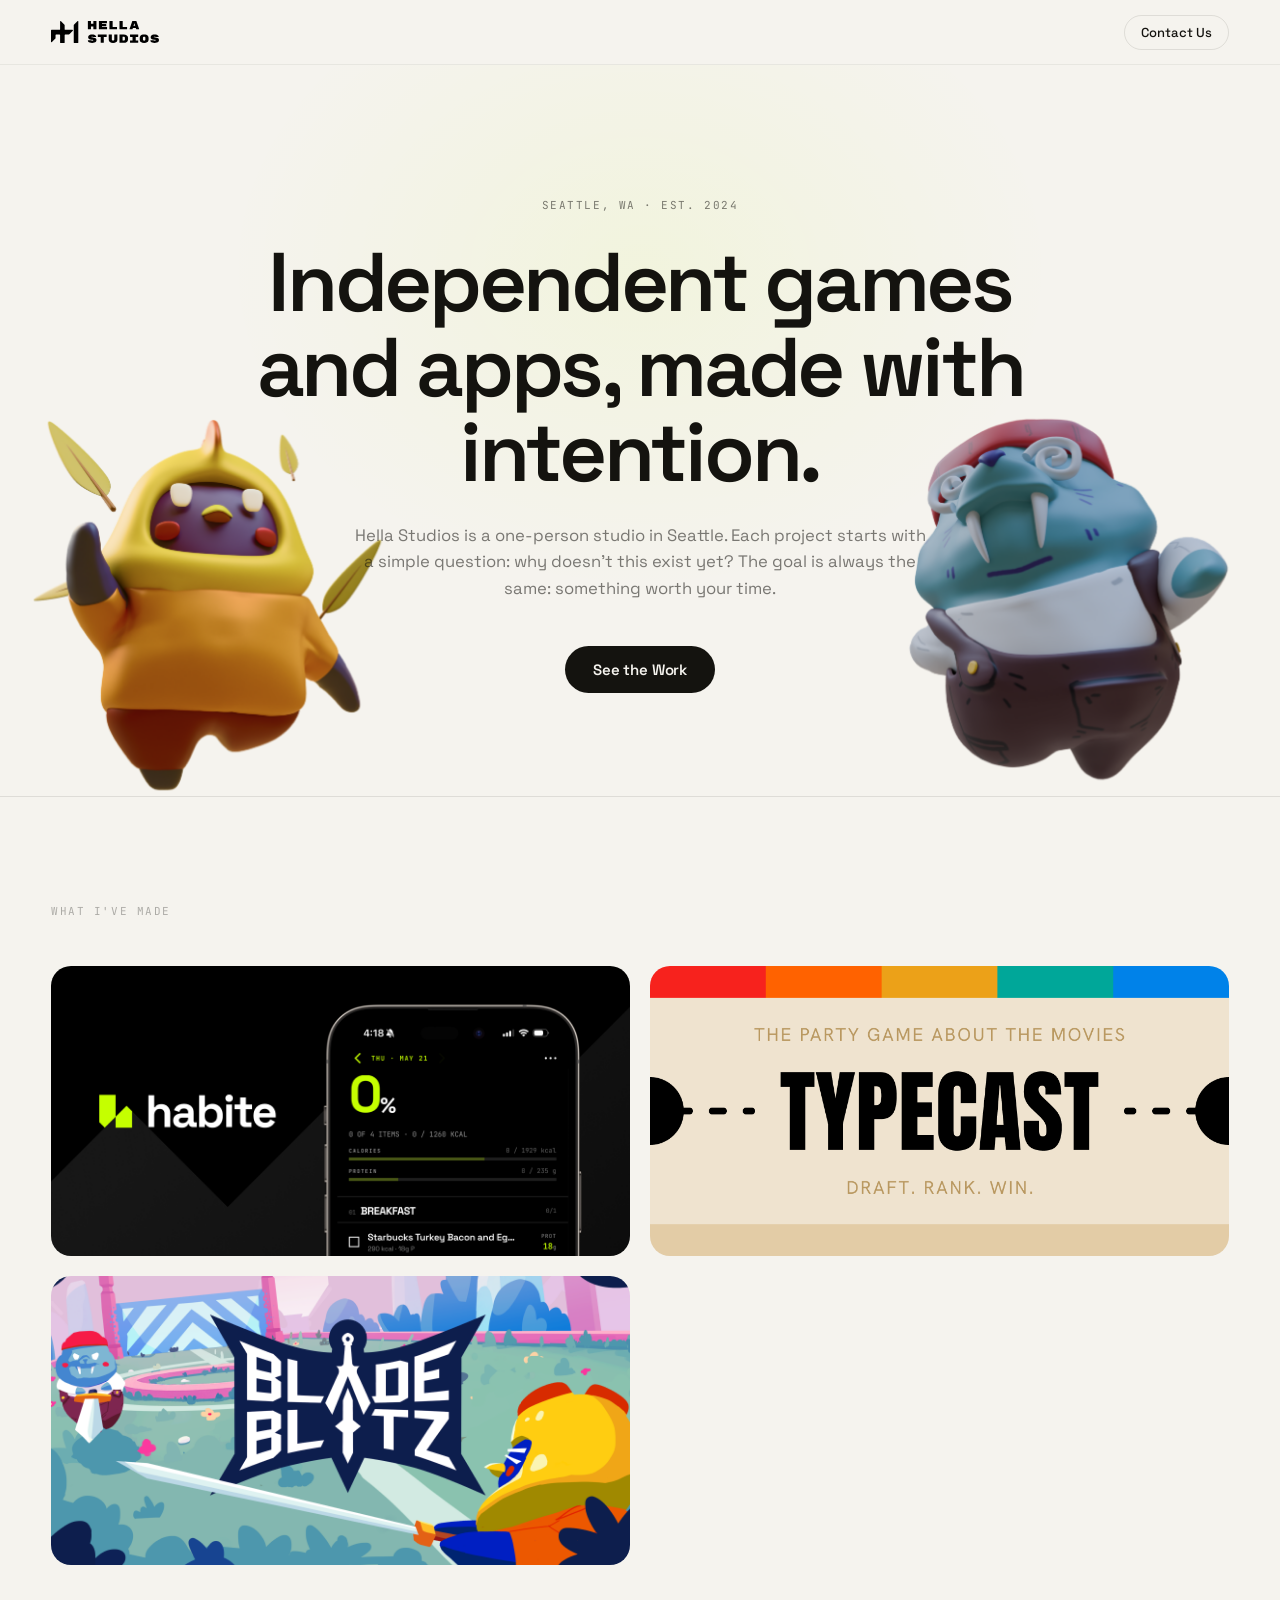
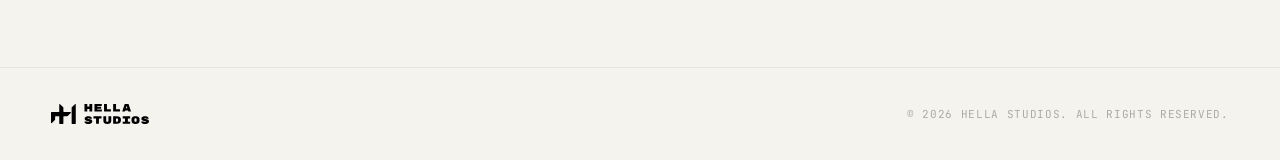
<file: index.html>
<!DOCTYPE html>
<html lang="en">
<head>
<!-- Google tag (gtag.js) -->
<script async src="https://www.googletagmanager.com/gtag/js?id=G-3Z5BN2KLLE"></script>
<script>
  window.dataLayer = window.dataLayer || [];
  function gtag(){dataLayer.push(arguments);}
  gtag('js', new Date());
  gtag('config', 'G-3Z5BN2KLLE');
</script>
<meta charset="UTF-8">
<meta name="viewport" content="width=device-width, initial-scale=1.0">
<link rel="canonical" href="https://hellastudios.games/">
<title>Hella Studios — Small games and useful apps built with care.</title>
<link rel="stylesheet" href="styles.css">
<style>
  :root {
    --bg:          #f5f3ee;
    --bg-2:        #f0eee9;
    --bg-3:        #e8e5de;
    --fg:          #14130f;
    --fg-2:        rgba(20,19,15,.55);
    --fg-3:        rgba(20,19,15,.32);
    --border:      rgba(20,19,15,.1);
    --border-soft: rgba(20,19,15,.06);
    --lime:        #C5FF00;
  }

  body { background: var(--bg); color: var(--fg); font-family: var(--font-sans); }
  ::selection { background: var(--lime); color: #14130f; }

  /* ── nav ── */
  nav {
    position: sticky; top: 0; z-index: 50;
    background: rgba(245,243,238,.88);
    backdrop-filter: blur(14px) saturate(130%);
    -webkit-backdrop-filter: blur(14px) saturate(130%);
    border-bottom: 1px solid var(--border-soft);
  }
  nav .inner { display: flex; align-items: center; height: 64px; gap: 8px; }
  .nav-logo { display: inline-flex; align-items: center; flex-shrink: 0; }
  .nav-logo img { filter: invert(1); }
  nav .spacer { flex: 1; }
  .nav-contact {
    background: transparent; border: 1px solid var(--border);
    color: var(--fg); padding: 8px 16px; border-radius: 999px;
    font-family: var(--font-sans); font-size: 13px; font-weight: 500;
    cursor: pointer; transition: background 0.15s, border-color 0.15s;
  }
  .nav-contact:hover { background: var(--bg-3); border-color: rgba(20,19,15,.2); }

  /* ── contact modal ── */
  .modal-backdrop {
    position: fixed; inset: 0; z-index: 200;
    background: rgba(20,19,15,0.4);
    backdrop-filter: blur(6px); -webkit-backdrop-filter: blur(6px);
    display: flex; align-items: center; justify-content: center;
    padding: 20px; opacity: 0; pointer-events: none; transition: opacity 0.2s;
  }
  .modal-backdrop.open { opacity: 1; pointer-events: auto; }
  .modal {
    background: #fff; border: 1px solid var(--border);
    border-radius: 20px; width: 100%; max-width: 480px;
    box-shadow: 0 24px 64px -12px rgba(0,0,0,0.14), 0 8px 24px -8px rgba(0,0,0,0.08);
    transform: translateY(8px); transition: transform 0.2s;
  }
  .modal-backdrop.open .modal { transform: translateY(0); }
  .modal-header { display: flex; align-items: center; justify-content: space-between; padding: 24px 28px 0; }
  .modal-header h3 { font-size: 20px; font-weight: 600; letter-spacing: -0.02em; margin: 0; color: var(--fg); }
  .modal-close {
    width: 32px; height: 32px; border-radius: 8px;
    display: flex; align-items: center; justify-content: center;
    background: transparent; border: 0; cursor: pointer;
    color: var(--fg-3); transition: background 0.15s, color 0.15s;
  }
  .modal-close:hover { background: var(--bg-3); color: var(--fg); }
  .modal form { padding: 20px 28px 28px; display: flex; flex-direction: column; gap: 16px; }
  .form-field { display: flex; flex-direction: column; gap: 6px; }
  .form-field label { font-family: var(--font-mono); font-size: 10px; letter-spacing: 0.12em; text-transform: uppercase; color: var(--fg-2); }
  .form-field input, .form-field select, .form-field textarea {
    font-family: var(--font-sans); font-size: 15px; color: var(--fg);
    background: #fff; border: 1px solid var(--border);
    border-radius: 10px; padding: 11px 14px; outline: none; width: 100%;
    transition: border-color 0.15s, box-shadow 0.15s;
  }
  .form-field input:focus, .form-field select:focus, .form-field textarea:focus {
    border-color: var(--fg); box-shadow: 0 0 0 3px rgba(20,19,15,0.08);
  }
  .form-field textarea { resize: vertical; min-height: 100px; line-height: 1.5; }
  .form-field select { appearance: none; -webkit-appearance: none; background-image: url("data:image/svg+xml,%3Csvg xmlns='http://www.w3.org/2000/svg' width='12' height='12' viewBox='0 0 12 12' fill='none'%3E%3Cpath d='M3 4.5l3 3 3-3' stroke='%23807c73' stroke-width='1.5' stroke-linecap='round' stroke-linejoin='round'/%3E%3C/svg%3E"); background-repeat: no-repeat; background-position: right 14px center; padding-right: 36px; cursor: pointer; }
  .modal-submit {
    background: var(--fg); color: var(--bg);
    border: 0; border-radius: 10px; padding: 13px 20px;
    font-family: var(--font-sans); font-size: 15px; font-weight: 700;
    cursor: pointer; transition: background 0.15s, transform 0.15s; margin-top: 4px;
  }
  .modal-submit:hover { background: #000; transform: translateY(-1px); }

  /* ── hero ── */
  .hero {
    padding: clamp(88px,10vw,144px) 0 clamp(80px,8vw,120px);
    position: relative; overflow: hidden;
    min-height: 72vh;
  }
  .hero .shell { position: relative; z-index: 2; text-align: center; }
  .hero h1 { margin-left: auto; margin-right: auto; }
  .hero .sub { margin-left: auto; margin-right: auto; }
  .hero-char {
    position: absolute; bottom: 0;
    height: clamp(220px, 30vw, 420px); width: auto;
    pointer-events: none; user-select: none;
    z-index: 1; will-change: transform;
  }
  .hero-bird { left: clamp(-32px, 2vw, 48px); }
  .hero-seal { right: clamp(-32px, 2vw, 48px); }
  @media (max-width: 600px) { .hero-char { height: 140px; } }
  .hero::before {
    content: "";
    position: absolute; top: -20%; left: 50%;
    transform: translateX(-50%);
    width: 900px; height: 700px;
    background: radial-gradient(ellipse at center, rgba(197,255,0,.07) 0%, transparent 65%);
    pointer-events: none;
  }
  .eyebrow {
    font-family: var(--font-mono);
    font-size: 11px; letter-spacing: .14em; text-transform: uppercase;
    color: var(--fg-2);
    display: inline-flex; align-items: center; gap: 8px;
    margin-bottom: 28px;
  }
  .eyebrow::before { display: none; }
  .hero h1 {
    font-size: clamp(44px,6.5vw,96px);
    font-weight: 600; letter-spacing: -0.04em; line-height: 1.02;
    max-width: 16ch; margin-bottom: 28px;
  }
  .hero .sub {
    font-size: clamp(16px,1.3vw,19px);
    color: var(--fg-2); line-height: 1.6;
    max-width: 52ch; margin-bottom: 44px;
  }
  .btn-primary {
    display: inline-flex; align-items: center; gap: 8px;
    background: var(--fg); color: var(--bg);
    padding: 14px 28px; border-radius: 999px;
    font-size: 15px; font-weight: 600; letter-spacing: -0.01em;
    transition: transform .18s, background .18s;
  }
  .btn-primary:hover { background: #fff; transform: translateY(-1px); }

  /* ── projects ── */
  .projects {
    padding: clamp(72px,8vw,112px) 0;
    border-top: 1px solid var(--border);
  }
  .section-label {
    font-family: var(--font-mono);
    font-size: 11px; letter-spacing: .14em; text-transform: uppercase;
    color: var(--fg-3);
    display: inline-flex; align-items: center; gap: 8px;
    margin-bottom: 48px;
  }
  .section-label::before { display: none; }
  .projects-grid {
    display: grid; grid-template-columns: 1fr 1fr; gap: 20px;
  }
  @media (max-width: 760px) { .projects-grid { grid-template-columns: 1fr; } }

  .project-card {
    border-radius: 20px; padding: 40px 40px 36px;
    aspect-ratio: 2 / 1; display: flex; flex-direction: column; justify-content: flex-end;
    position: relative; overflow: hidden;
    transition: transform .28s;
  }
  .project-card:hover { transform: translateY(-3px); }
  @media (max-width: 480px) { .project-card { padding: 28px; } }

  /* shared card styles */
  .card-logo { display: block; margin-bottom: 18px; transition: transform .28s, opacity .28s; }
  .card-tag {
    font-family: var(--font-mono);
    font-size: 10px; letter-spacing: .14em; text-transform: uppercase;
    color: rgba(255,255,255,.5); margin-bottom: 16px;
    opacity: 0; transform: translateY(8px); transition: opacity .28s, transform .28s;
  }
  .card-desc {
    font-size: 17px; color: rgba(255,255,255,.75); line-height: 1.55;
    max-width: 36ch; margin-bottom: 24px;
    opacity: 0; transform: translateY(8px); transition: opacity .28s .04s, transform .28s .04s;
  }
  .card-cta {
    display: inline-flex; align-items: center; gap: 8px;
    background: #fff; color: #0e0e0c;
    padding: 12px 22px; border-radius: 999px;
    font-size: 14px; font-weight: 700; align-self: flex-start;
    opacity: 0; transform: translateY(8px); transition: opacity .28s .08s, transform .28s .08s, background .15s;
  }
  .project-card:hover .card-tag,
  .project-card:hover .card-desc,
  .project-card:hover .card-cta { opacity: 1; transform: translateY(0); }
  .project-card:hover .card-cta:hover { background: rgba(255,255,255,0.85); }
  .project-card:hover::before { background: linear-gradient(to top, rgba(0,0,0,0.95) 0%, rgba(0,0,0,0.75) 50%, rgba(0,0,0,0.5) 100%); }

  /* Habite card */
  .card-habite {
    background-image: url('assets/habite/habite-thumbnail.png');
    background-size: cover; background-position: center;
    color: #fff; border: none;
  }
  .card-habite::before {
    content: ""; position: absolute; inset: 0;
    background: linear-gradient(to top, rgba(0,0,0,0) 0%, rgba(0,0,0,0) 100%);
    transition: background .28s;
    pointer-events: none;
  }

  /* Typecast card */
  .card-typecast {
    background-image: url('assets/typecast/typecast-thumbnail.png');
    background-size: cover; background-position: center;
    color: #fff; border: none;
  }
  .card-typecast::before {
    content: ""; position: absolute; inset: 0;
    background: linear-gradient(to top, rgba(0,0,0,0) 0%, rgba(0,0,0,0) 100%);
    transition: background .28s;
    pointer-events: none;
  }

  /* Blade Blitz card */
  .card-bb {
    background-image: url('assets/blade-blitz/blade-blitz-thumbnail.png');
    background-size: cover; background-position: center;
    color: #fff; border: none;
  }
  .card-bb::before {
    content: ""; position: absolute; inset: 0;
    background: linear-gradient(to top, rgba(0,0,0,0) 0%, rgba(0,0,0,0) 100%);
    transition: background .28s;
    pointer-events: none;
  }

  /* ── footer ── */
  footer {
    border-top: 1px solid var(--border-soft);
    padding: 36px 0;
  }
  footer .inner {
    display: flex; align-items: center; justify-content: space-between;
    flex-wrap: wrap; gap: 16px;
  }
  .footer-logo { display: block; filter: invert(1); }
  .footer-copy {
    font-family: var(--font-mono);
    font-size: 11px; color: var(--fg-3); letter-spacing: .06em; text-transform: uppercase;
  }
</style>
</head>
<body>

<nav>
  <div class="shell inner">
    <a href="#" class="nav-logo"><img src="assets/hella-studios-logo-horizontal.svg" alt="Hella Studios" height="22"></a>
    <span class="spacer"></span>
    <button class="nav-contact" id="contactBtn">Contact Us</button>
  </div>
</nav>

<section class="hero">
  <img src="assets/hella-studios-hero-bird.png" class="hero-char hero-bird" alt="" aria-hidden="true">
  <img src="assets/hella-studios-hero-seal.png" class="hero-char hero-seal" alt="" aria-hidden="true">
  <div class="shell">
    <div class="eyebrow">Seattle, WA &middot; Est. 2024</div>
    <h1>Independent games and apps, made with intention.</h1>
    <p class="sub">Hella Studios is a one-person studio in Seattle. Each project starts with a simple question: why doesn't this exist yet? The goal is always the same: something worth your time.</p>
    <a href="#projects" class="btn-primary">See the Work</a>
  </div>
</section>

<section class="projects" id="projects">
  <div class="shell">
    <div class="section-label">What I've made</div>
    <div class="projects-grid">

      <a href="habite/" class="project-card card-habite">
        <div class="card-tag">Mobile App &middot; iOS &amp; Android</div>
        <p class="card-desc">Plan your meals before the day starts and build consistent eating habits.</p>
        <span class="card-cta">View Habite</span>
      </a>

      <a href="typecast/" class="project-card card-typecast">
        <div class="card-tag">Mobile Game &middot; iOS &amp; Android</div>
        <p class="card-desc">Turn any movie into a game. Draft tropes, make your bets, and win the night.</p>
        <span class="card-cta">View Typecast</span>
      </a>

      <a href="blade-blitz/" class="project-card card-bb">
        <div class="card-tag">PC Game &middot; Steam</div>
        <p class="card-desc">Fast local multiplayer sword fights with a charming cartoon cast.</p>
        <span class="card-cta">View Blade Blitz</span>
      </a>

    </div>
  </div>
</section>

<footer>
  <div class="shell inner">
    <img src="assets/hella-studios-logo-horizontal.svg" alt="Hella Studios" height="20" class="footer-logo">
    <div class="footer-copy">&copy; 2026 Hella Studios. All rights reserved.</div>
  </div>
</footer>

<!-- contact modal -->
<div class="modal-backdrop" id="contactBackdrop" role="dialog" aria-modal="true" aria-labelledby="contactModalTitle">
  <div class="modal">
    <div class="modal-header">
      <h3 id="contactModalTitle">Contact Us</h3>
      <button class="modal-close" id="contactModalClose" aria-label="Close">
        <svg width="14" height="14" viewBox="0 0 14 14" fill="none" stroke="currentColor" stroke-width="1.8" stroke-linecap="round"><path d="M2 2l10 10M12 2L2 12"/></svg>
      </button>
    </div>
    <form id="contactForm" novalidate>
      <div class="form-field">
        <label for="contactName">Name</label>
        <input type="text" id="contactName" name="name" placeholder="Your name" required>
      </div>
      <div class="form-field">
        <label for="contactEmail">Email</label>
        <input type="email" id="contactEmail" name="email" placeholder="you@example.com" required>
      </div>
      <div class="form-field">
        <label for="contactReason">Reason</label>
        <select id="contactReason" name="reason" required>
          <option value="" disabled selected>Select a reason...</option>
          <option value="General inquiry">General inquiry</option>
          <option value="Press & media">Press &amp; media</option>
          <option value="Partnership">Partnership</option>
          <option value="Bug report">Bug report</option>
          <option value="Other">Other</option>
        </select>
      </div>
      <div class="form-field">
        <label for="contactMessage">Message</label>
        <textarea id="contactMessage" name="message" placeholder="What's on your mind?" required></textarea>
      </div>
      <button type="submit" class="modal-submit">Send Message</button>
    </form>
  </div>
</div>

<script>
  // parallax
  (() => {
    const bird = document.querySelector('.hero-bird');
    const seal = document.querySelector('.hero-seal');
    const hero = document.querySelector('.hero');
    let ticking = false;
    window.addEventListener('scroll', () => {
      if (ticking) return;
      ticking = true;
      requestAnimationFrame(() => {
        const y = window.scrollY;
        if (y <= hero.offsetHeight) {
          bird.style.transform = `translateY(${y * 0.28}px)`;
          seal.style.transform = `translateY(${y * 0.22}px)`;
        }
        ticking = false;
      });
    }, { passive: true });
  })();

  (() => {
    const backdrop = document.getElementById('contactBackdrop');
    const btn      = document.getElementById('contactBtn');
    const closeBtn = document.getElementById('contactModalClose');
    const form     = document.getElementById('contactForm');

    const open  = () => { backdrop.classList.add('open'); document.body.style.overflow = 'hidden'; };
    const close = () => { backdrop.classList.remove('open'); document.body.style.overflow = ''; };

    btn.addEventListener('click', open);
    closeBtn.addEventListener('click', close);
    backdrop.addEventListener('click', e => { if (e.target === backdrop) close(); });
    document.addEventListener('keydown', e => { if (e.key === 'Escape' && backdrop.classList.contains('open')) close(); });

    form.addEventListener('submit', e => {
      e.preventDefault();
      const name    = document.getElementById('contactName').value.trim();
      const email   = document.getElementById('contactEmail').value.trim();
      const reason  = document.getElementById('contactReason').value;
      const message = document.getElementById('contactMessage').value.trim();
      if (!name || !email || !reason || !message) return;
      const subject = encodeURIComponent('Hella Studios: ' + reason);
      const body    = encodeURIComponent('Name: ' + name + '\nEmail: ' + email + '\nReason: ' + reason + '\n\n' + message);
      window.location.href = 'mailto:hello@hellastudios.games?subject=' + subject + '&body=' + body;
      close();
      form.reset();
    });
  })();
</script>
</body>
</html>
</file>
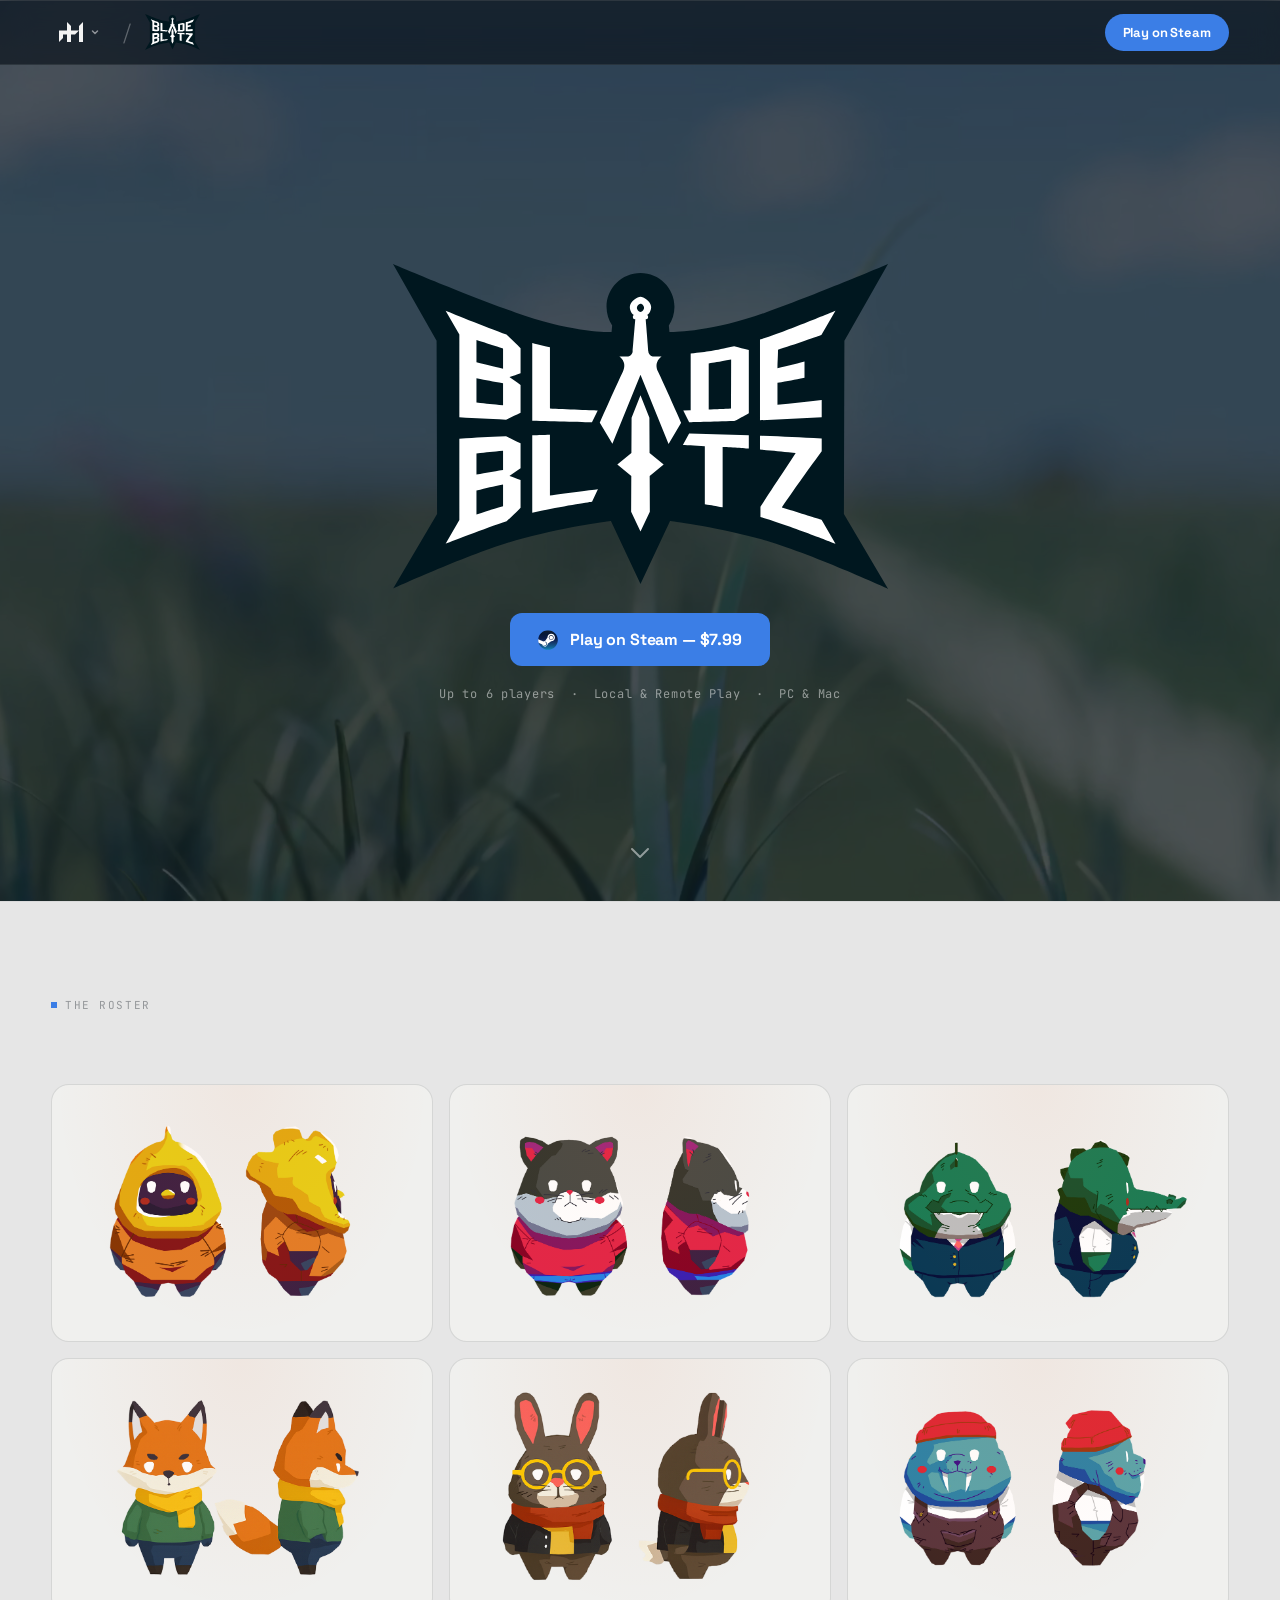
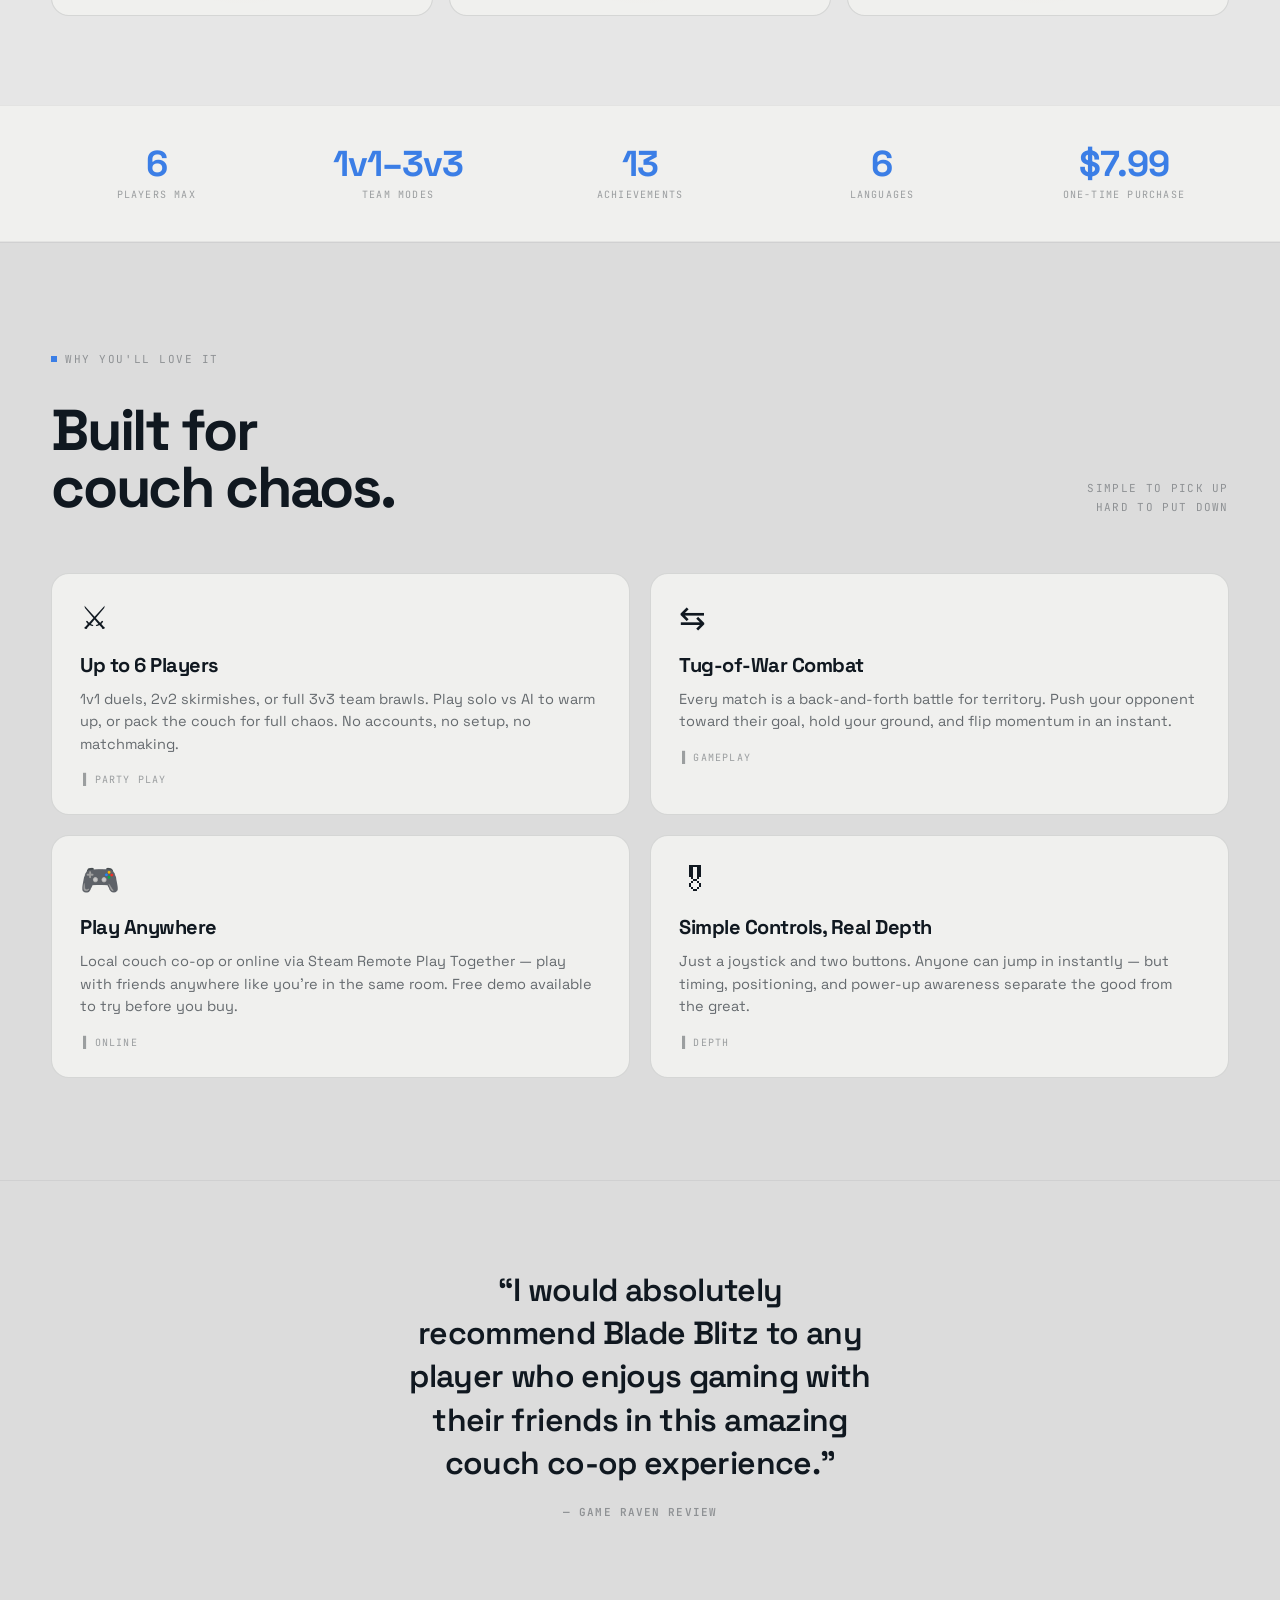
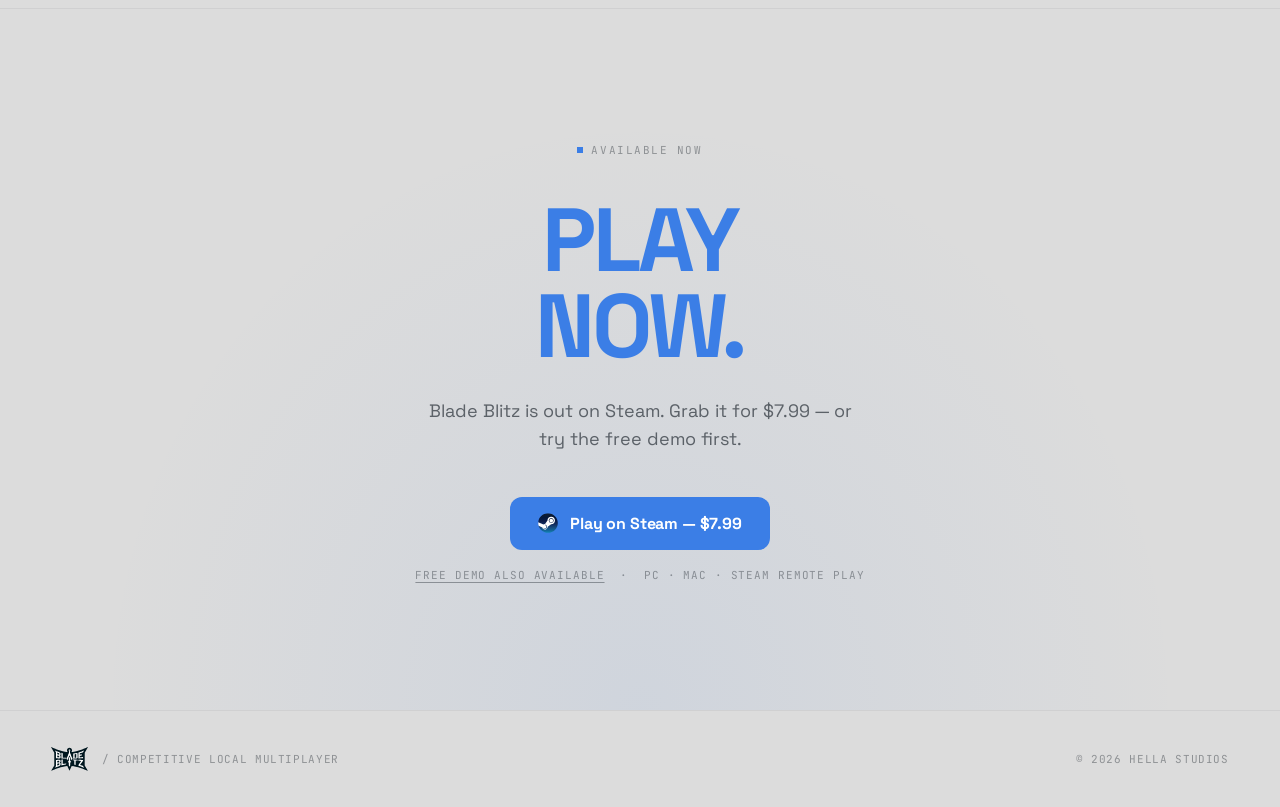
<file: blade-blitz/index.html>
<!DOCTYPE html>
<html lang="en">
<head>
<!-- Google tag (gtag.js) -->
<script async src="https://www.googletagmanager.com/gtag/js?id=G-3Z5BN2KLLE"></script>
<script>
  window.dataLayer = window.dataLayer || [];
  function gtag(){dataLayer.push(arguments);}
  gtag('js', new Date());
  gtag('config', 'G-3Z5BN2KLLE');
</script>
<meta charset="UTF-8">
<meta name="viewport" content="width=device-width, initial-scale=1.0">
<link rel="canonical" href="https://hellastudios.games/blade-blitz/">
<title>Blade Blitz — Chaotic sword duels with friends.</title>
<link rel="stylesheet" href="../styles.css">
<style>
  :root {
    --bg:          #DCDCDC;
    --bg-2:        #E6E6E6;
    --bg-3:        #CFCFCF;
    --bg-card:     #F0F0EE;
    --fg:          #101820;
    --fg-2:        rgba(16,24,32,0.62);
    --fg-3:        rgba(16,24,32,0.38);
    --border:      rgba(16,24,32,0.12);
    --border-soft: rgba(16,24,32,0.06);
    --blue:        #3B7EE6;
    --blue-dim:    #2A6DD2;
    --orange:      #E85210;
  }

  body { background: var(--bg); color: var(--fg); font-family: var(--font-sans); }
  ::selection { background: var(--blue); color: #fff; }
  a { color: inherit; }
  button { font-family: inherit; }

  /* ── nav ── */
  nav {
    position: sticky; top: 0; z-index: 50;
    background: rgba(16,24,32,0.75);
    backdrop-filter: blur(14px) saturate(130%);
    -webkit-backdrop-filter: blur(14px) saturate(130%);
    border-bottom: 1px solid rgba(255,255,255,0.08);
    transition: background 0.3s, border-color 0.3s;
  }
  nav.scrolled {
    background: rgba(220,220,220,0.88);
    border-bottom-color: var(--border-soft);
  }
  nav .inner { display: flex; align-items: center; height: 64px; gap: 20px; }
  .brand-row { display: flex; align-items: center; gap: 14px; position: relative; }
  .parent {
    display: inline-flex; align-items: center; gap: 9px;
    padding: 6px 9px 6px 8px; border-radius: 8px;
    cursor: pointer; background: transparent; border: 0;
    transition: background 0.15s; font-family: var(--font-sans);
  }
  .parent:hover, .parent[aria-expanded="true"] { background: rgba(255,255,255,0.1); }
  .parent .chev { color: rgba(255,255,255,0.5); margin-left: -2px; transition: transform 0.18s; }
  .parent[aria-expanded="true"] .chev { transform: rotate(180deg); color: rgba(255,255,255,0.8); }
  .brand-slash { color: rgba(255,255,255,0.3); font-size: 22px; font-weight: 300; user-select: none; transform: translateY(-1px); transition: color 0.3s; }
  nav.scrolled .parent:hover, nav.scrolled .parent[aria-expanded="true"] { background: rgba(16,24,32,0.06); }
  nav.scrolled .parent .chev { color: var(--fg-3); }
  nav.scrolled .parent[aria-expanded="true"] .chev { color: var(--fg-2); }
  nav.scrolled .brand-slash { color: var(--border); }
  #hellaLogo { filter: invert(1); transition: filter 0.3s; }
  nav.scrolled #hellaLogo { filter: none; }
  .switcher {
    position: absolute; top: calc(100% + 8px); left: 0;
    width: 300px; background: #fff; border: 1px solid var(--border);
    border-radius: 14px; padding: 8px;
    box-shadow: 0 12px 40px -8px rgba(0,0,0,0.12), 0 4px 12px -4px rgba(0,0,0,0.06);
    opacity: 0; transform: translateY(-4px); pointer-events: none;
    transition: opacity 0.16s, transform 0.16s; z-index: 60;
  }
  .switcher.open { opacity: 1; transform: translateY(0); pointer-events: auto; }
  .switcher .group-label { font-family: var(--font-mono); font-size: 10px; letter-spacing: 0.14em; text-transform: uppercase; color: var(--fg-3); padding: 10px 12px 6px; }
  .switcher .item { display: flex; align-items: center; gap: 12px; padding: 10px 12px; border-radius: 9px; cursor: pointer; text-decoration: none; color: var(--fg); transition: background 0.12s; }
  .switcher .item:hover { background: var(--bg-2); }
  .switcher .item .tile { width: 32px; height: 32px; border-radius: 8px; background: var(--bg-3); flex-shrink: 0; display: flex; align-items: center; justify-content: center; overflow: hidden; padding: 0; }
  .switcher .item .body { flex: 1; min-width: 0; }
  .switcher .item .body .nm { font-size: 14px; font-weight: 600; letter-spacing: -0.01em; line-height: 1.2; display: flex; align-items: center; gap: 6px; }
  .switcher .item .body .nm .badge-curr { font-family: var(--font-mono); font-size: 9px; letter-spacing: 0.1em; color: #fff; background: var(--blue); padding: 1px 5px; border-radius: 3px; text-transform: uppercase; font-weight: 500; }
  .switcher .item .body .desc { font-size: 12px; color: var(--fg-2); line-height: 1.3; margin-top: 2px; }
  .switcher .item .check { color: var(--fg-3); flex-shrink: 0; opacity: 0; }
  .switcher .item[aria-current="true"] .check { opacity: 1; color: var(--fg); }
  .switcher .item .arrow { color: var(--fg-3); flex-shrink: 0; }
  .switcher .divider { height: 1px; background: var(--border-soft); margin: 6px 4px; }
  .switcher .footer-link { display: flex; align-items: center; justify-content: space-between; padding: 10px 12px 8px; font-family: var(--font-mono); font-size: 11px; letter-spacing: 0.08em; text-transform: uppercase; color: var(--fg-3); cursor: pointer; text-decoration: none; border-radius: 8px; }
  .switcher .footer-link:hover { color: var(--fg-2); }
  .switcher .footer-link svg { transition: transform 0.16s; }
  .switcher .footer-link:hover svg { transform: translateX(2px); }
  nav .spacer { flex: 1; }
  .nav-cta {
    background: var(--blue); color: #fff;
    padding: 10px 18px; border-radius: 999px;
    font-size: 13px; font-weight: 700; letter-spacing: -0.01em;
    border: 0; cursor: pointer;
    transition: transform 0.18s, background 0.18s;
  }
  .nav-cta:hover { background: var(--blue-dim); transform: translateY(-1px); }
  @media (max-width: 760px) { .switcher { width: 260px; } }

  /* ── shared section parts ── */
  .eyebrow {
    font-family: var(--font-mono); font-size: 11px; letter-spacing: 0.14em;
    text-transform: uppercase; color: var(--fg-3);
    display: inline-flex; align-items: center; gap: 8px;
    margin-bottom: 24px;
  }
  .eyebrow::before { content: ""; width: 6px; height: 6px; background: var(--blue); display: inline-block; flex-shrink: 0; }

  /* ── hero ── */
  .hero {
    min-height: 100vh;
    margin-top: -64px;
    padding-top: 64px;
    position: relative; overflow: hidden;
    display: flex; align-items: center;
  }
  .hero-video {
    position: absolute; inset: 0; width: 100%; height: 100%;
    object-fit: cover; z-index: 0; pointer-events: none;
  }
  .hero::after {
    content: "";
    position: absolute; inset: 0;
    background: rgba(16,24,32,0.65);
    pointer-events: none; z-index: 1;
  }
  .hero .inner { position: relative; z-index: 2; text-align: center; display: flex; flex-direction: column; align-items: center; }
  .hero-badge {
    display: inline-flex; align-items: center; gap: 8px;
    background: rgba(59,126,230,0.1); border: 1px solid rgba(59,126,230,0.25);
    border-radius: 999px; padding: 6px 14px 6px 10px;
    font-family: var(--font-mono); font-size: 11px; letter-spacing: 0.1em;
    text-transform: uppercase; color: var(--blue);
    margin-bottom: 32px;
  }
  .hero-badge .dot { width: 6px; height: 6px; background: var(--blue); border-radius: 50%; flex-shrink: 0; }
  .hero h1 {
    font-size: clamp(56px, 8.5vw, 128px);
    font-weight: 700; letter-spacing: -0.04em; line-height: 0.95;
    text-transform: uppercase; color: var(--fg);
    margin-bottom: 32px; max-width: 10ch;
  }
  .hero-logo { width: min(88vw, 55vh); margin-bottom: 24px; display: block; }
  .hero-arrow { position: absolute; bottom: 32px; left: 50%; transform: translateX(-50%); color: rgba(255,255,255,0.5); animation: bounce 2s ease-in-out infinite; z-index: 2; }
  @keyframes bounce { 0%, 100% { transform: translateX(-50%) translateY(0); } 50% { transform: translateX(-50%) translateY(8px); } }
  .hero .tagline {
    font-size: clamp(20px, 2.2vw, 30px);
    font-weight: 600; letter-spacing: -0.02em; line-height: 1.3;
    color: #fff; max-width: 22ch; margin-bottom: 12px;
  }
  .hero .sub {
    font-size: clamp(15px, 1.2vw, 17px); line-height: 1.6;
    color: rgba(255,255,255,0.72); max-width: 50ch; margin-bottom: 28px;
  }
  .btn-steam {
    display: inline-flex; align-items: center; gap: 12px;
    background: var(--blue); color: #fff;
    padding: 16px 28px; border-radius: 12px; border: 0;
    font-size: 16px; font-weight: 700; letter-spacing: -0.01em;
    cursor: pointer; transition: transform 0.18s, background 0.18s;
    text-decoration: none;
  }
  .btn-steam:hover { background: var(--blue-dim); transform: translateY(-2px); }
  .btn-steam svg { flex-shrink: 0; }
  .hero-meta { margin-top: 20px; font-family: var(--font-mono); font-size: 12px; color: rgba(255,255,255,0.5); letter-spacing: 0.06em; display: inline-flex; align-items: center; gap: 8px; }

  /* ── cast ── */
  .cast { padding: clamp(64px,7vw,96px) 0; border-top: 1px solid var(--border-soft); background: var(--bg-2); }
  .cast-grid { display: grid; grid-template-columns: repeat(3, 1fr); gap: 16px; margin-top: 48px; }
  @media (max-width: 760px) { .cast-grid { grid-template-columns: repeat(2, 1fr); } }
  @media (max-width: 400px) { .cast-grid { grid-template-columns: 1fr 1fr; gap: 12px; } }
  .cast-card {
    background: var(--bg-card); border: 1px solid var(--border);
    border-radius: 18px; padding: 28px 20px;
    text-align: center; transition: transform 0.2s, border-color 0.2s;
    position: relative; overflow: hidden;
  }
  .cast-card:hover { transform: translateY(-3px); border-color: var(--orange); }
  .cast-card::before { content: ""; position: absolute; inset: 0; background: radial-gradient(ellipse at 50% 0%, rgba(232,82,16,0.06), transparent 70%); pointer-events: none; }
  .cast-emoji { width: 100%; height: 200px; object-fit: contain; display: block; margin: 0 auto; }

  /* ── features ── */
  .features { padding: clamp(72px,8vw,112px) 0; border-top: 1px solid var(--border-soft); }
  .section-head { display: flex; justify-content: space-between; align-items: flex-end; gap: 32px; margin-bottom: 56px; flex-wrap: wrap; }
  .section-head h2 { font-size: clamp(34px, 4.5vw, 64px); font-weight: 700; letter-spacing: -0.04em; line-height: 1.0; margin-top: 12px; }
  .section-head .right-meta { font-family: var(--font-mono); font-size: 11px; color: var(--fg-3); text-transform: uppercase; letter-spacing: 0.12em; text-align: right; line-height: 1.7; }
  .features-list { display: grid; grid-template-columns: repeat(2, 1fr); gap: 20px; }
  @media (max-width: 640px) { .features-list { grid-template-columns: 1fr; } }
  .feat-card {
    background: var(--bg-card); border: 1px solid var(--border);
    border-radius: 18px; padding: 28px;
    transition: border-color 0.2s, transform 0.2s;
  }
  .feat-card:hover { border-color: rgba(59,126,230,0.4); transform: translateY(-2px); }
  .feat-card .feat-icon { font-size: 32px; margin-bottom: 18px; line-height: 1; }
  .feat-card h3 { font-size: 20px; font-weight: 700; letter-spacing: -0.025em; margin-bottom: 10px; }
  .feat-card p { font-size: 14.5px; color: var(--fg-2); line-height: 1.55; }
  .feat-tag { font-family: var(--font-mono); font-size: 10px; letter-spacing: 0.12em; text-transform: uppercase; color: var(--fg-3); margin-top: 18px; }

  /* ── final cta ── */
  .final {
    padding: clamp(80px,10vw,128px) 0;
    border-top: 1px solid var(--border-soft);
    text-align: center; position: relative; overflow: hidden;
  }
  .final::before { content: ""; position: absolute; inset: 0; background: radial-gradient(ellipse at 50% 100%, rgba(59,126,230,0.08), transparent 60%); pointer-events: none; }
  .final .inner { position: relative; z-index: 1; }
  .final h2 { font-size: clamp(48px, 7vw, 108px); font-weight: 700; letter-spacing: -0.04em; line-height: 0.96; text-transform: uppercase; color: var(--blue); margin: 16px auto 28px; max-width: 12ch; }
  .final .sub { font-size: 18px; color: var(--fg-2); max-width: 36ch; margin: 0 auto 44px; line-height: 1.55; }
  .final .platform-note { margin-top: 18px; font-family: var(--font-mono); font-size: 11px; color: var(--fg-3); letter-spacing: 0.08em; text-transform: uppercase; }

  /* ── stats strip ── */
  .stats-strip { border-top: 1px solid var(--border-soft); border-bottom: 1px solid var(--border-soft); background: var(--bg-card); padding: 40px 0; }
  .stats-grid { display: flex; justify-content: space-between; flex-wrap: wrap; gap: 32px; }
  .stat { text-align: center; flex: 1; min-width: 80px; }
  .stat-num { font-size: clamp(24px, 3vw, 36px); font-weight: 700; letter-spacing: -0.03em; color: var(--blue); line-height: 1; }
  .stat-lbl { font-family: var(--font-mono); font-size: 10px; letter-spacing: 0.12em; text-transform: uppercase; color: var(--fg-3); margin-top: 6px; }

  /* ── review quote ── */
  .review { padding: clamp(56px,7vw,88px) 0; border-top: 1px solid var(--border-soft); text-align: center; }
  .review-quote { font-size: clamp(20px, 2.5vw, 32px); font-weight: 600; letter-spacing: -0.02em; line-height: 1.35; color: var(--fg); max-width: 22ch; margin: 0 auto; }
  .review-quote cite { display: block; margin-top: 20px; font-family: var(--font-mono); font-size: 11px; font-style: normal; letter-spacing: 0.1em; text-transform: uppercase; color: var(--fg-3); }

  /* ── footer ── */
  footer { border-top: 1px solid var(--border-soft); padding: 36px 0; }
  footer .row { display: flex; align-items: center; justify-content: space-between; flex-wrap: wrap; gap: 20px; }
  .footer-brand { font-weight: 700; font-size: 16px; letter-spacing: -0.02em; text-transform: uppercase; color: var(--orange); }
  .footer-copy { font-family: var(--font-mono); font-size: 11px; color: var(--fg-3); letter-spacing: 0.06em; text-transform: uppercase; }
  .footer-parent { font-family: var(--font-mono); font-size: 11px; color: var(--fg-3); letter-spacing: 0.06em; text-transform: uppercase; }
  .footer-parent a:hover { color: var(--fg-2); }
</style>
</head>
<body>

<nav>
  <div class="shell inner">
    <div class="brand-row">
      <button class="parent" id="parentBtn" aria-expanded="false" aria-haspopup="menu" aria-label="Switch products">
        <img src="../assets/hellastudios-logo.svg" alt="Hella Studios" height="20" id="hellaLogo">
        <svg class="chev" width="10" height="10" viewBox="0 0 10 10" fill="none" stroke="currentColor" stroke-width="1.5" stroke-linecap="round" stroke-linejoin="round"><path d="M2.5 4l2.5 2.5L7.5 4"/></svg>
      </button>
      <span class="brand-slash" aria-hidden="true">/</span>
      <img src="../assets/blade-blitz/blade-blitz-logo.svg" alt="Blade Blitz" height="36" class="nav-logo">

      <div class="switcher" id="switcher" role="menu" aria-labelledby="parentBtn">
        <div class="group-label">Products</div>
        <a class="item" href="../habite/" role="menuitem">
          <span class="tile"><img src="../assets/habite/habite-icon.png" alt="" width="32" height="32" style="display:block;object-fit:cover;"></span>
          <span class="body">
            <span class="nm">Habite</span>
            <span class="desc">The meal commitments app</span>
          </span>
          <svg class="arrow" width="14" height="14" viewBox="0 0 14 14" fill="none" stroke="currentColor" stroke-width="1.5" stroke-linecap="round"><path d="M5 3l4 4-4 4"/></svg>
        </a>
        <a class="item" href="#" role="menuitem" aria-current="true">
          <span class="tile"><img src="../assets/blade-blitz/blade-blitz-icon.png" alt="" width="32" height="32" style="display:block;object-fit:cover;"></span>
          <span class="body">
            <span class="nm">Blade Blitz <span class="badge-curr">Current</span></span>
            <span class="desc">Competitive local multiplayer</span>
          </span>
          <svg class="check" width="14" height="14" viewBox="0 0 14 14" fill="none" stroke="currentColor" stroke-width="1.8" stroke-linecap="round" stroke-linejoin="round"><path d="M3 7.5l3 3 5-7"/></svg>
        </a>
        <a class="item" href="../typecast/" role="menuitem">
          <span class="tile" style="padding:0;overflow:hidden;"><img src="../assets/typecast/typecast-icon.png" alt="" width="32" height="32" style="display:block;object-fit:cover;"></span>
          <span class="body">
            <span class="nm">Typecast</span>
            <span class="desc">Movie night made competitive</span>
          </span>
          <svg class="arrow" width="14" height="14" viewBox="0 0 14 14" fill="none" stroke="currentColor" stroke-width="1.5" stroke-linecap="round"><path d="M5 3l4 4-4 4"/></svg>
        </a>
        <div class="divider"></div>
        <a class="footer-link" href="../">
          <span>Visit Hella Studios</span>
          <svg width="12" height="12" viewBox="0 0 12 12" fill="none" stroke="currentColor" stroke-width="1.6" stroke-linecap="round" stroke-linejoin="round"><path d="M3.5 8.5l5-5M4 3.5h4.5V8"/></svg>
        </a>
      </div>
    </div>
    <span class="spacer"></span>
    <a href="https://store.steampowered.com/app/3161450/Blade_Blitz/" class="nav-cta" target="_blank" rel="noopener">Play on Steam</a>
  </div>
</nav>

<!-- hero -->
<section class="hero">
  <video class="hero-video" autoplay loop muted playsinline>
    <source src="../assets/blade-blitz/bladeblitz-trailer.webm" type="video/webm">
  </video>
  <div class="shell inner">
    <img src="../assets/blade-blitz/blade-blitz-logo.svg" alt="Blade Blitz" class="hero-logo">
<a href="https://store.steampowered.com/app/3161450/Blade_Blitz/" class="btn-steam" target="_blank" rel="noopener">
      <img src="../assets/icons/steam.svg" alt="" width="20" height="20">
      Play on Steam — $7.99
    </a>
    <div class="hero-meta">Up to 6 players &nbsp;&middot;&nbsp; Local &amp; Remote Play &nbsp;&middot;&nbsp; PC &amp; Mac</div>
  </div>
  <svg class="hero-arrow" width="32" height="32" viewBox="0 0 32 32" fill="none" stroke="currentColor" stroke-width="2" stroke-linecap="round" stroke-linejoin="round">
    <path d="M8 12l8 8 8-8"/>
  </svg>
</section>

<!-- cast -->
<section class="cast">
  <div class="shell">
    <div class="eyebrow">The roster</div>
    <div class="cast-grid">
      <div class="cast-card"><img class="cast-emoji" src="../assets/blade-blitz/bird.png" alt="Bird"></div>
      <div class="cast-card"><img class="cast-emoji" src="../assets/blade-blitz/cat.png" alt="Cat"></div>
      <div class="cast-card"><img class="cast-emoji" src="../assets/blade-blitz/croc.png" alt="Croc"></div>
      <div class="cast-card"><img class="cast-emoji" src="../assets/blade-blitz/fox.png" alt="Fox"></div>
      <div class="cast-card"><img class="cast-emoji" src="../assets/blade-blitz/rabbit.png" alt="Rabbit"></div>
      <div class="cast-card"><img class="cast-emoji" src="../assets/blade-blitz/seal.png" alt="Seal"></div>
    </div>
  </div>
</section>

<!-- stats strip -->
<section class="stats-strip">
  <div class="shell stats-grid">
    <div class="stat"><div class="stat-num">6</div><div class="stat-lbl">Players max</div></div>
    <div class="stat"><div class="stat-num">1v1–3v3</div><div class="stat-lbl">Team modes</div></div>
    <div class="stat"><div class="stat-num">13</div><div class="stat-lbl">Achievements</div></div>
    <div class="stat"><div class="stat-num">6</div><div class="stat-lbl">Languages</div></div>
    <div class="stat"><div class="stat-num">$7.99</div><div class="stat-lbl">One-time purchase</div></div>
  </div>
</section>

<!-- features -->
<section class="features" id="features">
  <div class="shell">
    <div class="section-head">
      <div>
        <div class="eyebrow">Why you'll love it</div>
        <h2>Built for<br/>couch chaos.</h2>
      </div>
      <div class="right-meta">Simple to pick up<br/>hard to put down</div>
    </div>

    <div class="features-list">
      <div class="feat-card">
        <div class="feat-icon">&#9876;</div>
        <h3>Up to 6 Players</h3>
        <p>1v1 duels, 2v2 skirmishes, or full 3v3 team brawls. Play solo vs AI to warm up, or pack the couch for full chaos. No accounts, no setup, no matchmaking.</p>
        <div class="feat-tag">&#9616; Party Play</div>
      </div>

      <div class="feat-card">
        <div class="feat-icon">&#8646;</div>
        <h3>Tug-of-War Combat</h3>
        <p>Every match is a back-and-forth battle for territory. Push your opponent toward their goal, hold your ground, and flip momentum in an instant.</p>
        <div class="feat-tag">&#9616; Gameplay</div>
      </div>

      <div class="feat-card">
        <div class="feat-icon">&#127918;</div>
        <h3>Play Anywhere</h3>
        <p>Local couch co-op or online via Steam Remote Play Together — play with friends anywhere like you're in the same room. Free demo available to try before you buy.</p>
        <div class="feat-tag">&#9616; Online</div>
      </div>

      <div class="feat-card">
        <div class="feat-icon">&#127894;</div>
        <h3>Simple Controls, Real Depth</h3>
        <p>Just a joystick and two buttons. Anyone can jump in instantly — but timing, positioning, and power-up awareness separate the good from the great.</p>
        <div class="feat-tag">&#9616; Depth</div>
      </div>
    </div>
  </div>
</section>

<!-- review quote -->
<section class="review">
  <div class="shell">
    <blockquote class="review-quote">
      &ldquo;I would absolutely recommend Blade Blitz to any player who enjoys gaming with their friends in this amazing couch co-op experience.&rdquo;
      <cite>— Game Raven Review</cite>
    </blockquote>
  </div>
</section>

<!-- final cta -->
<section class="final">
  <div class="shell inner">
    <div class="eyebrow" style="justify-content:center;display:inline-flex;">Available now</div>
    <h2>Play<br/>Now.</h2>
    <p class="sub">Blade Blitz is out on Steam. Grab it for $7.99 — or try the free demo first.</p>
    <a href="https://store.steampowered.com/app/3161450/Blade_Blitz/" class="btn-steam" target="_blank" rel="noopener">
      <img src="../assets/icons/steam.svg" alt="" width="20" height="20">
      Play on Steam — $7.99
    </a>
    <div class="platform-note"><a href="https://store.steampowered.com/app/3629420/Blade_Blitz_Demo/" target="_blank" rel="noopener" style="color:var(--fg-3);text-decoration:underline;text-underline-offset:3px;">Free demo also available</a> &nbsp;&middot;&nbsp; PC &middot; Mac &middot; Steam Remote Play</div>
  </div>
</section>

<!-- footer -->
<footer>
  <div class="shell row">
    <div style="display:flex;align-items:center;gap:14px;">
      <img src="../assets/blade-blitz/blade-blitz-logo.svg" alt="Blade Blitz" height="24">
      <span class="footer-parent">/ Competitive local multiplayer</span>
    </div>
    <span class="footer-copy">&copy; 2026 Hella Studios</span>
  </div>
</footer>

<script>
  // nav dark/light on hero scroll
  (() => {
    const nav = document.querySelector('nav');
    const hero = document.querySelector('.hero');
    const obs = new IntersectionObserver(([e]) => {
      nav.classList.toggle('scrolled', !e.isIntersecting);
    }, { threshold: 0 });
    obs.observe(hero);
  })();

  // product switcher
  (() => {
    const btn = document.getElementById('parentBtn');
    const menu = document.getElementById('switcher');
    if (!btn || !menu) return;
    const close = () => { btn.setAttribute('aria-expanded','false'); menu.classList.remove('open'); };
    const open  = () => { btn.setAttribute('aria-expanded','true');  menu.classList.add('open'); };
    btn.addEventListener('click', e => { e.stopPropagation(); btn.getAttribute('aria-expanded') === 'true' ? close() : open(); });
    document.addEventListener('click', e => { if (!menu.contains(e.target) && e.target !== btn) close(); });
    document.addEventListener('keydown', e => { if (e.key === 'Escape') close(); });
  })();
</script>
</body>
</html>
</file>
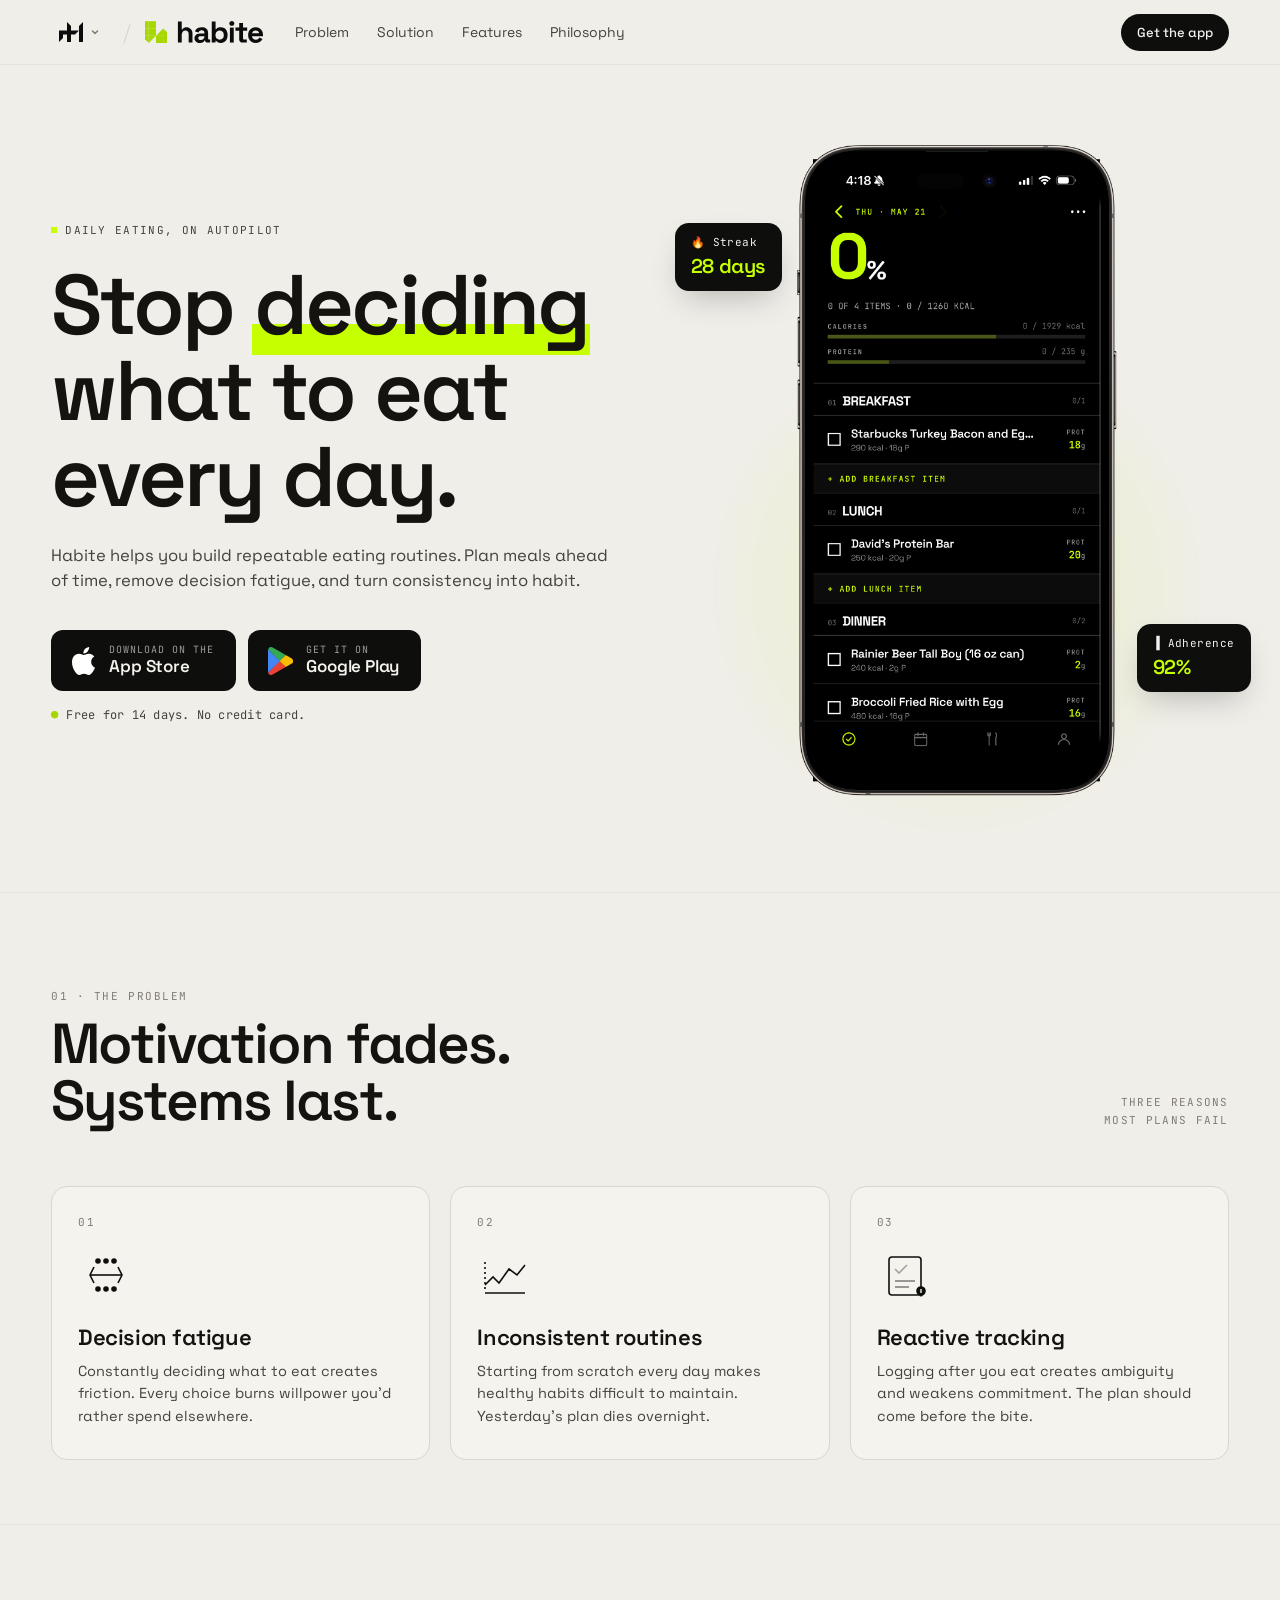
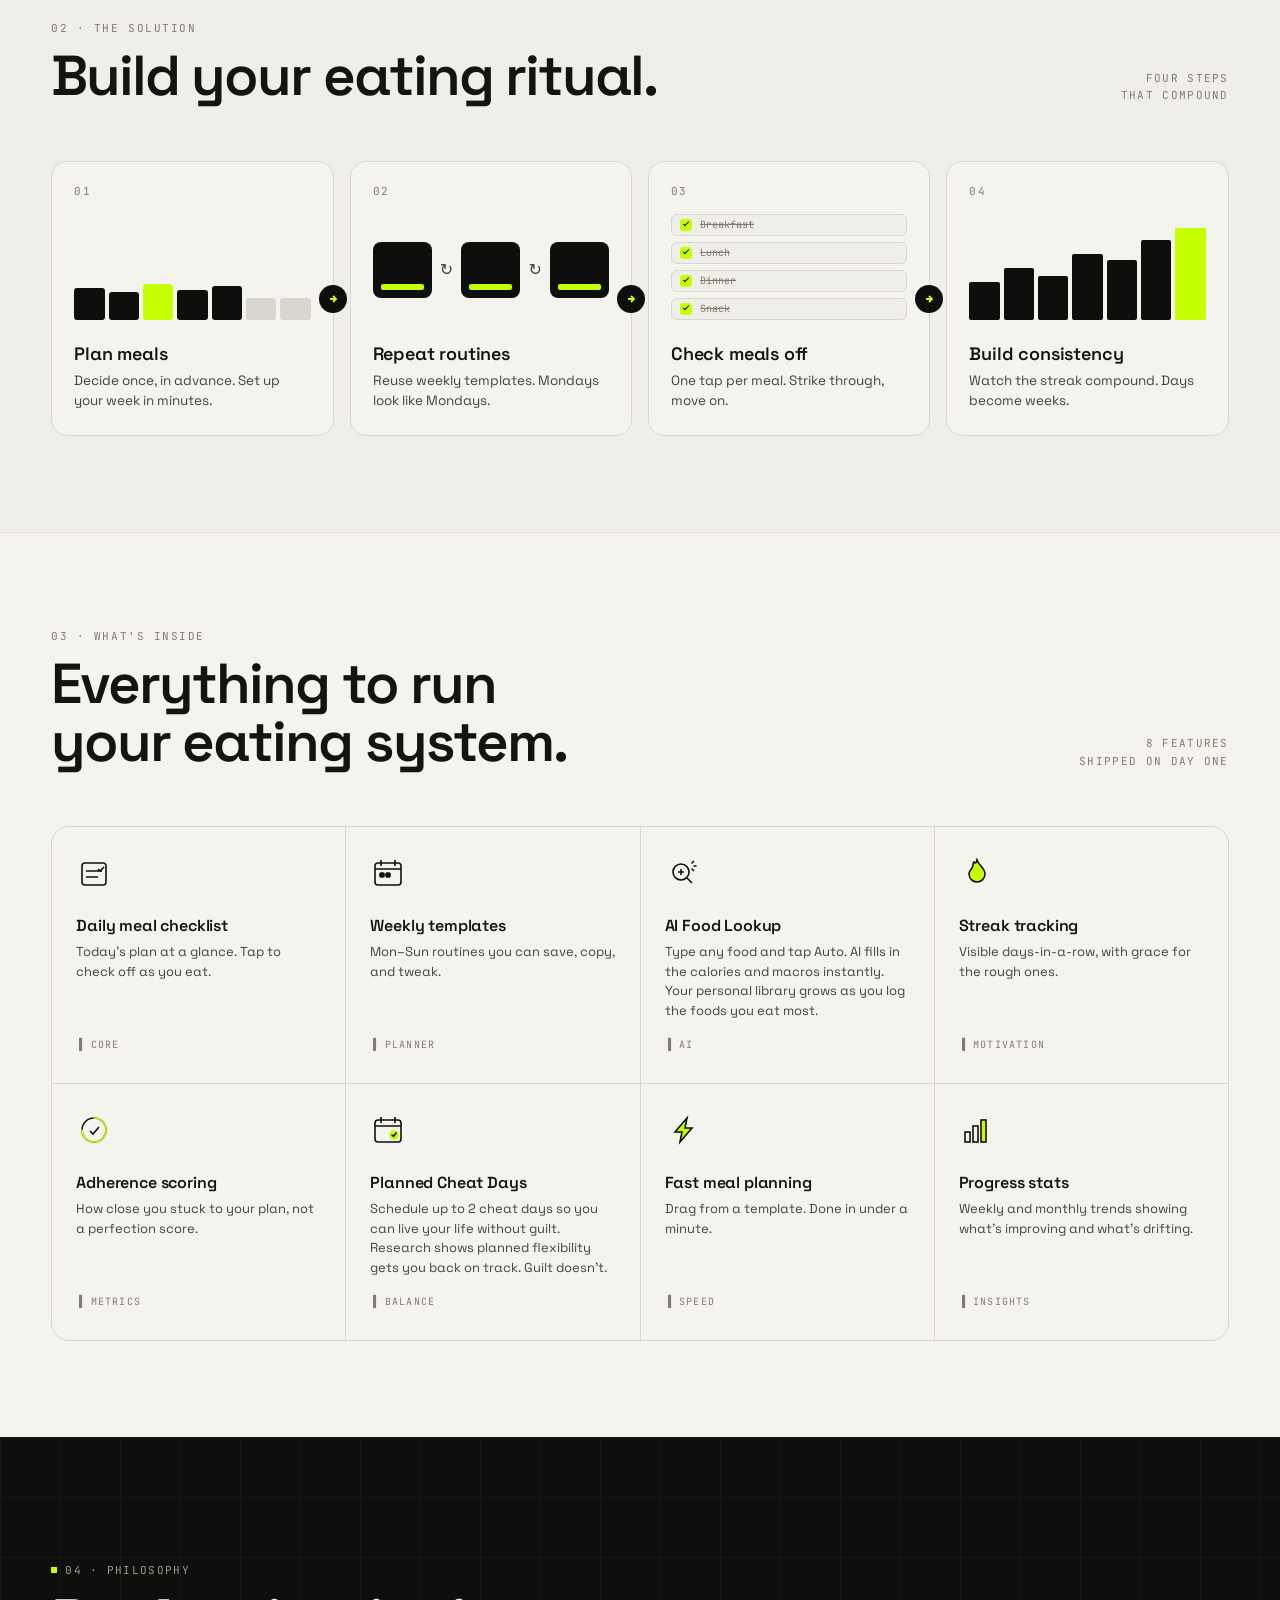
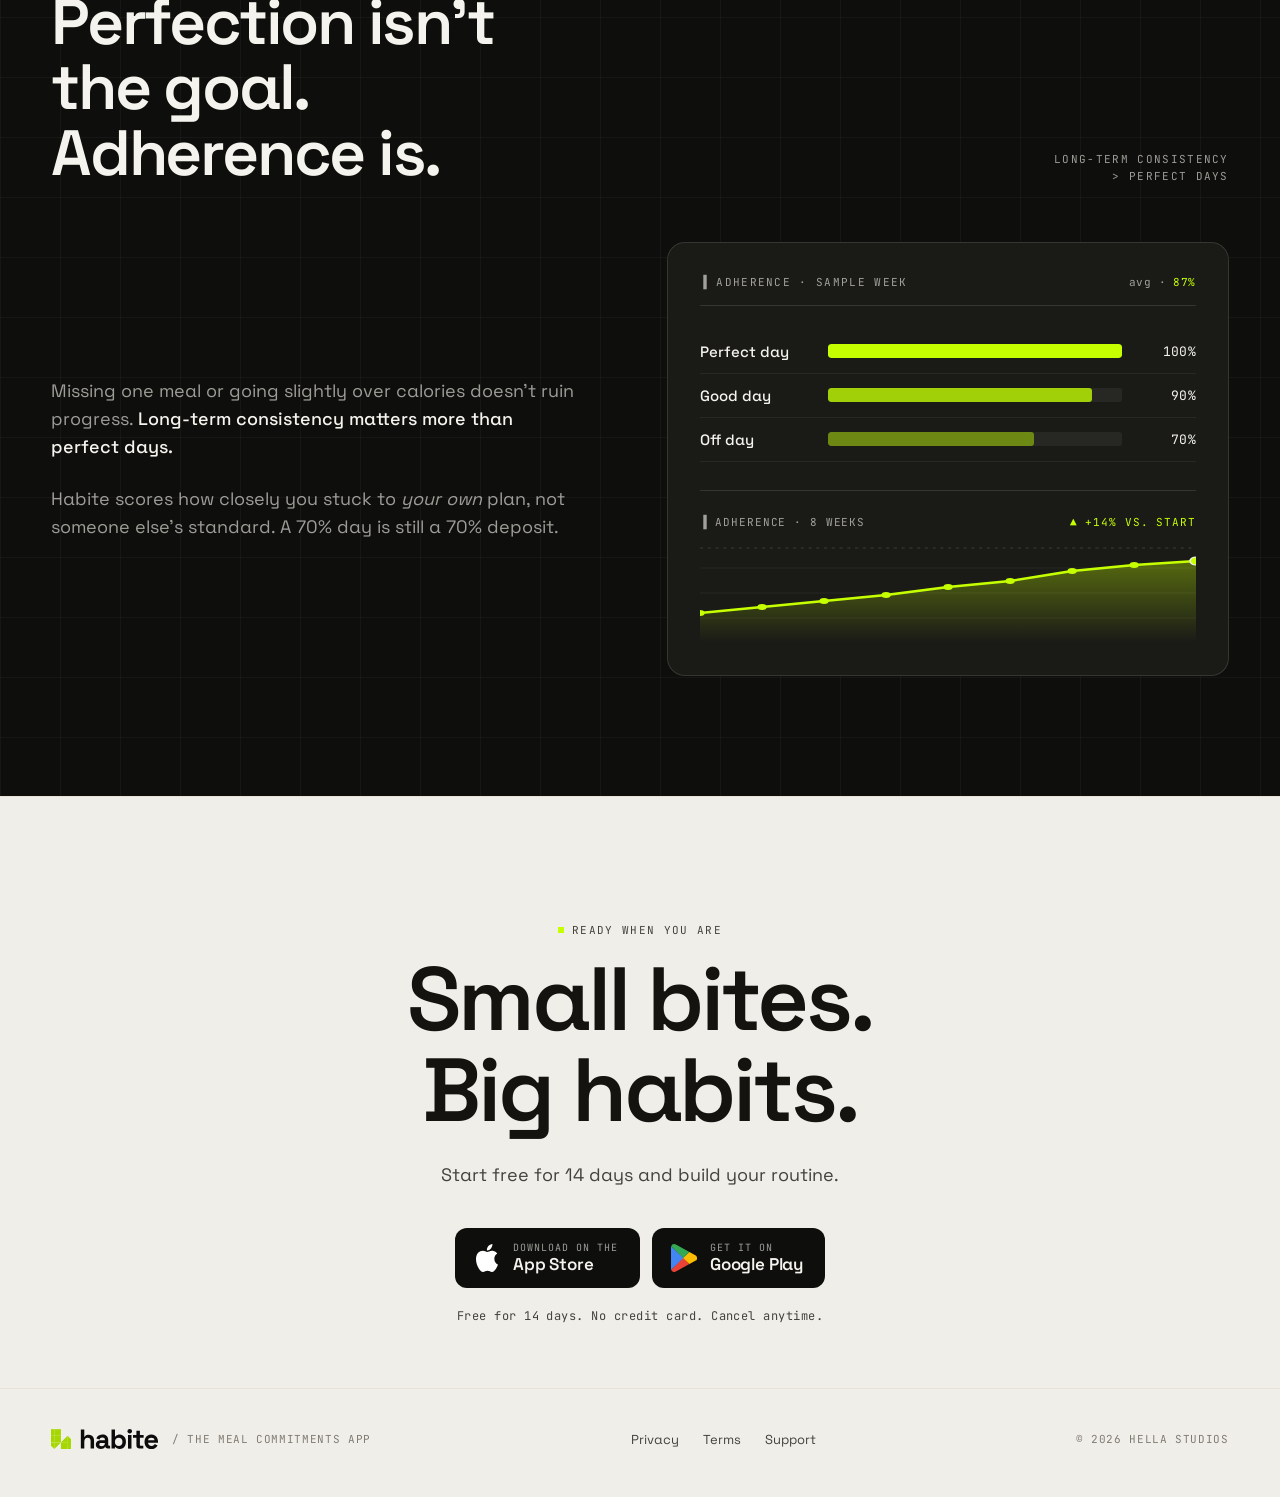
<file: habite/index.html>
<!DOCTYPE html>
<html lang="en">
<head>
<!-- Google tag (gtag.js) -->
<script async src="https://www.googletagmanager.com/gtag/js?id=G-3Z5BN2KLLE"></script>
<script>
  window.dataLayer = window.dataLayer || [];
  function gtag(){dataLayer.push(arguments);}
  gtag('js', new Date());
  gtag('config', 'G-3Z5BN2KLLE');
</script>
<meta charset="UTF-8">
<meta name="viewport" content="width=device-width, initial-scale=1.0">
<link rel="canonical" href="https://hellastudios.games/habite/">
<title>Habite — Stop deciding what to eat every day.</title>
<link rel="stylesheet" href="../styles.css">
<style>
  /* ── design tokens ── */
  :root {
    --paper:       #f0eee9;
    --paper-2:     #f5f3ee;
    --ink:         #14130f;
    --ink-2:       #44423d;
    --ink-3:       #807c73;
    --line:        #d9d6cf;
    --line-soft:   #e6e2da;
    --slab:        #0e0e0c;
    --slab-2:      #1a1a17;
    --slab-3:      #25241f;
    --slab-line:   rgba(245,243,238,0.12);
    --slab-line-2: rgba(245,243,238,0.06);
    --slab-ink:    #f5f3ee;
    --slab-ink-2:  rgba(245,243,238,0.62);
    --lime:        #C5FF00;
    --lime-dim:    #a5d600;
  }

  body { background: var(--paper); color: var(--ink); font-family: var(--font-sans); font-feature-settings: "ss01","cv11"; }
  ::selection { background: var(--lime); color: var(--slab); }
  a { color: inherit; }
  button { font-family: inherit; }

  /* ── shared ── */
  .eyebrow {
    font-family: var(--font-mono); font-size: 11px; letter-spacing: 0.12em;
    text-transform: uppercase; color: var(--ink-2);
    display: inline-flex; align-items: center; gap: 8px;
  }
  .eyebrow::before { content: ""; width: 6px; height: 6px; background: var(--lime); display: inline-block; }
  .section-num { font-family: var(--font-mono); font-size: 11px; letter-spacing: 0.14em; color: var(--ink-3); text-transform: uppercase; }
  .display { font-weight: 600; letter-spacing: -0.035em; line-height: 1.02; text-wrap: balance; }
  .section-head { display: flex; justify-content: space-between; align-items: flex-end; gap: 32px; margin-bottom: 56px; flex-wrap: wrap; }
  .section-head h2 { margin: 12px 0 0; font-size: clamp(36px, 4.4vw, 60px); }
  .section-head .right-meta { font-family: var(--font-mono); font-size: 11px; color: var(--ink-3); text-transform: uppercase; letter-spacing: 0.12em; text-align: right; line-height: 1.6; }

  /* ── nav ── */
  nav.top {
    position: sticky; top: 0; z-index: 50;
    background: rgba(240,238,233,0.82);
    backdrop-filter: saturate(140%) blur(14px);
    -webkit-backdrop-filter: saturate(140%) blur(14px);
    border-bottom: 1px solid var(--line-soft);
  }
  nav.top .shell { display: flex; align-items: center; height: 64px; gap: 32px; }

  /* parent switcher */
  .brand-row { display: flex; align-items: center; gap: 14px; position: relative; }
  .parent {
    display: inline-flex; align-items: center; gap: 9px;
    padding: 6px 9px 6px 8px; border-radius: 8px;
    cursor: pointer; background: transparent; border: 0;
    transition: background 0.15s; font-family: var(--font-sans);
  }
  .parent:hover, .parent[aria-expanded="true"] { background: rgba(20,19,15,0.06); }
  .parent .mark { width: 22px; height: 22px; border-radius: 50%; display: inline-flex; align-items: center; justify-content: center; background: var(--slab); flex-shrink: 0; }
  .parent .mark svg { display: block; }
  .parent .name { font-family: var(--font-mono); font-size: 12px; letter-spacing: 0.14em; text-transform: uppercase; color: var(--ink); font-weight: 500; }
  .parent .chev { color: var(--ink-3); margin-left: -2px; transition: transform 0.18s; }
  .parent[aria-expanded="true"] .chev { transform: rotate(180deg); color: var(--ink); }
  .brand-slash { color: var(--line); font-size: 22px; font-weight: 300; user-select: none; transform: translateY(-1px); }
  .logo { display: inline-flex; align-items: center; }

  /* dropdown */
  .switcher {
    position: absolute; top: calc(100% + 8px); left: 0;
    width: 300px; background: #fff; border: 1px solid var(--line);
    border-radius: 14px; padding: 8px;
    box-shadow: 0 12px 40px -8px rgba(0,0,0,0.12), 0 4px 12px -4px rgba(0,0,0,0.06);
    opacity: 0; transform: translateY(-4px); pointer-events: none;
    transition: opacity 0.16s, transform 0.16s; z-index: 60;
  }
  .switcher.open { opacity: 1; transform: translateY(0); pointer-events: auto; }
  .switcher .group-label { font-family: var(--font-mono); font-size: 10px; letter-spacing: 0.14em; text-transform: uppercase; color: var(--ink-3); padding: 10px 12px 6px; }
  .switcher .item { display: flex; align-items: center; gap: 12px; padding: 10px 12px; border-radius: 9px; cursor: pointer; text-decoration: none; color: var(--ink); transition: background 0.12s; }
  .switcher .item:hover { background: var(--paper); }
  .switcher .item .tile { width: 32px; height: 32px; border-radius: 8px; background: var(--slab); flex-shrink: 0; display: flex; align-items: center; justify-content: center; color: var(--lime); font-family: var(--font-sans); font-weight: 700; font-size: 14px; letter-spacing: -0.04em; }
  .switcher .item .tile.bb { background: #0e0818; color: #FFD60A; font-size: 11px; letter-spacing: 0; }
  .switcher .item .body { flex: 1; min-width: 0; }
  .switcher .item .body .nm { font-size: 14px; font-weight: 600; letter-spacing: -0.01em; line-height: 1.2; display: flex; align-items: center; gap: 6px; }
  .switcher .item .body .nm .badge-curr { font-family: var(--font-mono); font-size: 9px; letter-spacing: 0.1em; color: var(--slab); background: var(--lime); padding: 1px 5px; border-radius: 3px; text-transform: uppercase; font-weight: 500; }
  .switcher .item .body .desc { font-size: 12px; color: var(--ink-2); line-height: 1.3; margin-top: 2px; }
  .switcher .item .check { color: var(--ink-3); flex-shrink: 0; opacity: 0; }
  .switcher .item[aria-current="true"] .check { opacity: 1; color: var(--ink); }
  .switcher .item .arrow { color: var(--ink-3); flex-shrink: 0; }
  .switcher .divider { height: 1px; background: var(--line-soft); margin: 6px 4px; }
  .switcher .footer-link { display: flex; align-items: center; justify-content: space-between; padding: 10px 12px 8px; font-family: var(--font-mono); font-size: 11px; letter-spacing: 0.08em; text-transform: uppercase; color: var(--ink-2); cursor: pointer; text-decoration: none; border-radius: 8px; }
  .switcher .footer-link:hover { color: var(--ink); }
  .switcher .footer-link svg { transition: transform 0.16s; }
  .switcher .footer-link:hover svg { transform: translateX(2px); }

  nav.top ul { display: flex; gap: 28px; list-style: none; font-size: 14px; color: var(--ink-2); }
  nav.top ul a:hover { color: var(--ink); }
  nav.top .spacer { flex: 1; }
  nav.top .cta { background: var(--slab); color: var(--paper-2); padding: 10px 16px; border-radius: 999px; font-size: 13px; font-weight: 500; border: 0; cursor: pointer; transition: transform 0.18s, background 0.18s; }
  nav.top .cta:hover { background: #000; transform: translateY(-1px); }

  @media (max-width: 760px) {
    nav.top ul { display: none; }
    .parent .name { display: none; }
    .parent { padding: 6px; }
    .switcher { width: 260px; }
  }

  /* ── hero ── */
  .hero { padding: 80px 0 96px; position: relative; }
  .hero .grid { display: grid; grid-template-columns: 1.05fr 1fr; gap: 64px; align-items: center; }
  .hero h1 { font-size: clamp(48px, 6.6vw, 96px); margin: 24px 0 24px; }
  .hero h1 .accent {
    background: linear-gradient(transparent 68%, var(--lime) 68%, var(--lime) 96%, transparent 96%);
    padding: 0 2px;
  }
  .hero .sub { font-size: clamp(16px, 1.3vw, 19px); line-height: 1.5; color: var(--ink-2); max-width: 560px; margin: 0 0 36px; }
  .ctas { display: flex; gap: 12px; flex-wrap: wrap; }
  .store-btn {
    display: inline-flex; align-items: center; gap: 12px;
    background: var(--slab); color: var(--paper-2);
    padding: 14px 22px 14px 18px; border-radius: 12px; border: 0;
    cursor: pointer; transition: transform 0.18s, background 0.18s; text-align: left;
  }
  .store-btn:hover { background: #000; transform: translateY(-1px); }
  .store-btn .icon { width: 28px; height: 28px; flex-shrink: 0; object-fit: contain; }
  .store-btn .icon.apple-icon { filter: brightness(0) invert(1); }
  .store-btn .label .top { font-family: var(--font-mono); font-size: 10px; letter-spacing: 0.1em; text-transform: uppercase; color: var(--slab-ink-2); line-height: 1.1; }
  .store-btn .label .name { font-family: var(--font-sans); font-size: 17px; font-weight: 600; letter-spacing: -0.01em; line-height: 1.15; margin-top: 2px; }
  .hero .below-cta { margin-top: 16px; font-family: var(--font-mono); font-size: 12px; color: var(--ink-2); letter-spacing: 0.02em; display: inline-flex; align-items: center; gap: 8px; }
  .hero .below-cta .star { color: var(--lime-dim); }

  /* phone mockup */
  .phone-stage { position: relative; display: flex; justify-content: center; }
  .phone-stage::before { content: ""; position: absolute; inset: 8% -10% -8% -10%; background: radial-gradient(60% 60% at 50% 60%, rgba(197,255,0,0.18), transparent 65%); z-index: 0; filter: blur(20px); }
  .hero-phone-img { position: relative; z-index: 1; width: 320px; max-width: 100%; }
  .phone { position: relative; z-index: 1; width: 320px; aspect-ratio: 320/660; background: var(--slab); border-radius: 46px; padding: 12px; box-shadow: 0 1px 0 1px #2a2924 inset, 0 0 0 1.5px rgba(255,255,255,.04) inset, 0 30px 80px -20px rgba(0,0,0,0.4), 0 12px 30px -10px rgba(0,0,0,.25); }
  .phone .screen { background: var(--slab-2); width: 100%; height: 100%; border-radius: 34px; overflow: hidden; position: relative; color: var(--slab-ink); font-family: var(--font-sans); display: flex; flex-direction: column; }
  .phone .island { position: absolute; top: 10px; left: 50%; transform: translateX(-50%); width: 96px; height: 28px; background: #000; border-radius: 16px; z-index: 5; }
  .phone .status-bar { display: flex; justify-content: space-between; align-items: center; padding: 14px 24px 0; font-weight: 600; font-size: 14px; color: var(--slab-ink); }
  .phone .status-bar .right { display: inline-flex; gap: 6px; align-items: center; opacity: 0.95; }
  .phone .header-row { padding: 30px 22px 14px; display: flex; justify-content: space-between; align-items: flex-end; }
  .phone .h-title { font-weight: 600; font-size: 26px; letter-spacing: -0.02em; line-height: 1; }
  .phone .h-date { font-family: var(--font-mono); font-size: 10px; color: var(--slab-ink-2); letter-spacing: 0.08em; text-transform: uppercase; margin-top: 6px; }
  .phone .progress-card { margin: 4px 18px 14px; background: var(--slab-3); border-radius: 18px; padding: 16px 18px; display: flex; align-items: center; gap: 16px; }
  .progress-ring { width: 64px; height: 64px; flex-shrink: 0; position: relative; }
  .progress-ring svg { transform: rotate(-90deg); }
  .progress-ring .pct { position: absolute; inset: 0; display: flex; align-items: center; justify-content: center; font-weight: 600; font-size: 16px; color: var(--slab-ink); letter-spacing: -0.02em; }
  .progress-card .meta-lbl { font-family: var(--font-mono); font-size: 9.5px; letter-spacing: 0.12em; text-transform: uppercase; color: var(--slab-ink-2); }
  .progress-card .meta-num { font-weight: 600; font-size: 16px; line-height: 1.1; margin-top: 4px; }
  .progress-card .col + .col { padding-left: 14px; border-left: 1px solid rgba(245,243,238,0.08); }
  .phone .checklist { padding: 0 18px 18px; display: flex; flex-direction: column; gap: 10px; }
  .meal-row { background: var(--slab-3); border-radius: 16px; padding: 14px 16px; display: flex; align-items: center; gap: 14px; transition: opacity 0.3s; }
  .meal-row.done { opacity: 0.55; }
  .meal-row .checkbox { width: 26px; height: 26px; border-radius: 8px; border: 1.5px solid rgba(245,243,238,0.25); flex-shrink: 0; display: flex; align-items: center; justify-content: center; transition: all 0.2s; }
  .meal-row.done .checkbox { background: var(--lime); border-color: var(--lime); }
  .meal-row.done .checkbox::after { content: ""; width: 12px; height: 7px; border-left: 2.5px solid var(--slab); border-bottom: 2.5px solid var(--slab); transform: rotate(-45deg) translate(1px,-1px); }
  .meal-row .body { flex: 1; min-width: 0; }
  .meal-row .meal-name { font-weight: 500; font-size: 15px; letter-spacing: -0.01em; color: var(--slab-ink); }
  .meal-row.done .meal-name { text-decoration: line-through; text-decoration-thickness: 1.5px; }
  .meal-row .meal-desc { font-size: 12px; color: var(--slab-ink-2); margin-top: 3px; overflow: hidden; text-overflow: ellipsis; white-space: nowrap; }
  .meal-row .kcal { font-family: var(--font-mono); font-size: 11px; color: var(--slab-ink-2); letter-spacing: 0.04em; }
  .phone .tabbar { margin-top: auto; padding: 12px 28px 22px; display: flex; justify-content: space-between; border-top: 1px solid var(--slab-line-2); }
  .phone .tabbar .tab { display: flex; flex-direction: column; align-items: center; gap: 4px; font-family: var(--font-mono); font-size: 9px; letter-spacing: 0.1em; text-transform: uppercase; color: var(--slab-ink-2); flex: 1; }
  .phone .tabbar .tab.active { color: var(--lime); }
  .floater { position: absolute; background: var(--slab); color: var(--paper-2); border-radius: 14px; padding: 12px 16px; font-family: var(--font-mono); font-size: 11px; letter-spacing: 0.04em; z-index: 2; box-shadow: 0 14px 32px -10px rgba(0,0,0,0.25); }
  .floater .v { font-family: var(--font-sans); font-weight: 600; font-size: 20px; color: var(--lime); letter-spacing: -0.02em; margin-top: 4px; display: block; }
  .floater.streak { top: 12%; left: -2%; }
  .floater.adherence { bottom: 16%; right: -4%; }

  @media (max-width: 960px) { .hero .grid { grid-template-columns: 1fr; gap: 48px; } .phone-stage { order: 2; } .floater { display: none; } }
  @media (max-width: 480px) { .phone { width: 280px; } }

  /* ── problem ── */
  .problem { padding: 96px 0 64px; border-top: 1px solid var(--line-soft); }
  .problem-grid { display: grid; grid-template-columns: repeat(3, 1fr); gap: 20px; }
  .problem-card { background: var(--paper-2); border: 1px solid var(--line); border-radius: 16px; padding: 28px 26px 32px; position: relative; transition: transform 0.2s, border-color 0.2s; }
  .problem-card:hover { transform: translateY(-2px); border-color: var(--ink); }
  .problem-card .idx { font-family: var(--font-mono); font-size: 11px; color: var(--ink-3); letter-spacing: 0.12em; }
  .problem-card .ico { width: 56px; height: 56px; margin: 18px 0 22px; color: var(--slab); }
  .problem-card h3 { margin: 0 0 10px; font-size: 22px; font-weight: 600; letter-spacing: -0.02em; line-height: 1.15; }
  .problem-card p { margin: 0; font-size: 14.5px; color: var(--ink-2); line-height: 1.55; }
  @media (max-width: 800px) { .problem-grid { grid-template-columns: 1fr; } }

  /* ── solution ── */
  .solution { padding: 96px 0; border-top: 1px solid var(--line-soft); }
  .flow { display: grid; grid-template-columns: repeat(4, 1fr); gap: 16px; margin-top: 16px; }
  .flow-step { background: var(--paper-2); border: 1px solid var(--line); border-radius: 16px; padding: 22px 22px 24px; position: relative; }
  .flow-step .num { font-family: var(--font-mono); font-size: 11px; color: var(--ink-3); letter-spacing: 0.12em; margin-bottom: 22px; }
  .flow-step .visual { height: 100px; margin-bottom: 22px; display: flex; align-items: flex-end; }
  .flow-step h3 { margin: 0 0 6px; font-size: 18px; font-weight: 600; letter-spacing: -0.01em; }
  .flow-step p { margin: 0; font-size: 13.5px; color: var(--ink-2); line-height: 1.5; }
  .flow-step .arrow { position: absolute; right: -14px; top: 50%; transform: translateY(-50%); width: 28px; height: 28px; background: var(--slab); color: var(--lime); border-radius: 50%; display: flex; align-items: center; justify-content: center; z-index: 2; }
  .flow-step:last-child .arrow { display: none; }
  @media (max-width: 900px) { .flow { grid-template-columns: repeat(2, 1fr); } .flow-step:nth-child(2) .arrow { display: none; } }
  @media (max-width: 500px) { .flow { grid-template-columns: 1fr; } .flow-step .arrow { display: none !important; } }

  /* flow mini visuals */
  .v-plan { width: 100%; display: grid; grid-template-columns: repeat(7, 1fr); gap: 4px; align-items: end; }
  .v-plan .d { background: var(--line); height: 28px; border-radius: 3px; }
  .v-plan .d.f { background: var(--slab); }
  .v-plan .d.a { background: var(--lime); }
  .v-repeat { width: 100%; height: 100%; display: flex; align-items: center; gap: 8px; }
  .v-repeat .arr { color: var(--ink-2); }
  .v-repeat .tile { flex: 1; background: var(--slab); height: 56px; border-radius: 8px; position: relative; }
  .v-repeat .tile::after { content: ""; position: absolute; left: 8px; right: 8px; bottom: 8px; height: 6px; background: var(--lime); border-radius: 2px; }
  .v-check { width: 100%; display: flex; flex-direction: column; gap: 6px; }
  .v-check .row { background: var(--paper); border: 1px solid var(--line); border-radius: 6px; height: 22px; display: flex; align-items: center; padding: 0 8px; gap: 8px; font-family: var(--font-mono); font-size: 10px; color: var(--ink-2); }
  .v-check .row .box { width: 12px; height: 12px; border: 1.4px solid var(--line); border-radius: 3px; flex-shrink: 0; transition: all 0.4s; }
  .v-check .row.on .box { background: var(--lime); border-color: var(--lime); }
  .v-check .row.on .box::after { content: ""; width: 6px; height: 3px; border-left: 1.5px solid var(--slab); border-bottom: 1.5px solid var(--slab); display: block; transform: rotate(-45deg) translate(1px,-1px); margin-left: 2px; margin-top: 3px; }
  .v-check .row.on { color: var(--ink-3); text-decoration: line-through; }
  .v-streak { width: 100%; height: 100%; display: flex; align-items: flex-end; gap: 4px; }
  .v-streak .col { flex: 1; background: var(--slab); border-radius: 2px; }

  /* ── features ── */
  .features { padding: 96px 0; border-top: 1px solid var(--line-soft); background: var(--paper-2); }
  .features-grid { display: grid; grid-template-columns: repeat(4, 1fr); gap: 1px; background: var(--line); border: 1px solid var(--line); border-radius: 18px; overflow: hidden; }
  .feature { background: var(--paper-2); padding: 28px 24px 32px; display: flex; flex-direction: column; min-height: 200px; transition: background 0.2s; }
  .feature:hover { background: #fff; }
  .feature .ico { width: 36px; height: 36px; margin-bottom: 24px; color: var(--slab); display: flex; align-items: center; justify-content: center; }
  .feature .ico svg { display: block; }
  .feature h4 { margin: 0 0 6px; font-size: 16px; font-weight: 600; letter-spacing: -0.01em; }
  .feature p { margin: 0; font-size: 13px; color: var(--ink-2); line-height: 1.5; }
  .feature .tag { font-family: var(--font-mono); font-size: 10px; letter-spacing: 0.12em; color: var(--ink-3); text-transform: uppercase; margin-top: auto; padding-top: 18px; }
  @media (max-width: 900px) { .features-grid { grid-template-columns: repeat(2, 1fr); } }
  @media (max-width: 500px) { .features-grid { grid-template-columns: 1fr; } }

  /* ── philosophy ── */
  .philosophy { background: var(--slab); color: var(--slab-ink); padding: 120px 0; position: relative; overflow: hidden; }
  .philosophy::before { content: ""; position: absolute; inset: 0; background-image: linear-gradient(rgba(245,243,238,0.04) 1px, transparent 1px), linear-gradient(90deg, rgba(245,243,238,0.04) 1px, transparent 1px); background-size: 60px 60px; pointer-events: none; }
  .philosophy .shell { position: relative; }
  .philosophy .section-head .eyebrow { color: var(--slab-ink-2); }
  .philosophy .section-head .eyebrow::before { background: var(--lime); }
  .philosophy .section-head h2 { color: var(--slab-ink); font-size: clamp(40px, 5vw, 72px); max-width: 14ch; }
  .philosophy .section-head .right-meta { color: var(--slab-ink-2); }
  .phil-grid { display: grid; grid-template-columns: 1fr 1.05fr; gap: 80px; align-items: center; margin-top: 32px; }
  .phil-grid .copy p { font-size: 18px; line-height: 1.55; color: var(--slab-ink-2); max-width: 44ch; }
  .phil-grid .copy p strong { color: var(--slab-ink); font-weight: 500; }
  .phil-chart { background: var(--slab-2); border: 1px solid var(--slab-line); border-radius: 18px; padding: 32px; }
  .phil-chart .chart-head { display: flex; justify-content: space-between; align-items: baseline; margin-bottom: 24px; padding-bottom: 16px; border-bottom: 1px solid var(--slab-line); }
  .phil-chart .chart-title { font-family: var(--font-mono); font-size: 11px; letter-spacing: 0.12em; color: var(--slab-ink-2); text-transform: uppercase; }
  .phil-chart .chart-y { font-family: var(--font-mono); font-size: 11px; color: var(--slab-ink-2); letter-spacing: 0.04em; }
  .phil-chart .chart-y .v { color: var(--lime); }
  .day-row { display: grid; grid-template-columns: 110px 1fr 56px; align-items: center; gap: 18px; padding: 12px 0; border-bottom: 1px solid var(--slab-line-2); }
  .day-row:last-child { border-bottom: 0; }
  .day-row .lbl { font-size: 15px; font-weight: 500; color: var(--slab-ink); }
  .day-row .bar { height: 14px; background: var(--slab-line-2); border-radius: 3px; overflow: hidden; }
  .day-row .fill { height: 100%; background: var(--lime); transition: width 1s cubic-bezier(.2,.7,.3,1); border-radius: 3px; }
  .day-row.off .fill { opacity: 0.45; }
  .day-row.good .fill { opacity: 0.78; }
  .day-row .val { font-family: var(--font-mono); font-size: 13px; color: var(--slab-ink); text-align: right; letter-spacing: 0.02em; }
  .trend { margin-top: 28px; padding-top: 24px; border-top: 1px solid var(--slab-line); }
  .trend-head { display: flex; justify-content: space-between; font-family: var(--font-mono); font-size: 11px; letter-spacing: 0.08em; color: var(--slab-ink-2); text-transform: uppercase; margin-bottom: 14px; }
  .trend-head .delta { color: var(--lime); }
  .trend svg { width: 100%; height: 100px; display: block; }
  @media (max-width: 900px) { .phil-grid { grid-template-columns: 1fr; gap: 48px; } }

  /* ── final cta ── */
  .final { padding: 120px 0 64px; text-align: center; border-top: 1px solid var(--line-soft); }
  .final h2 { font-size: clamp(48px, 7vw, 110px); margin: 16px auto 24px; max-width: 13ch; }
  .final .sub { font-size: 18px; color: var(--ink-2); max-width: 38ch; margin: 0 auto 40px; line-height: 1.5; }
  .final .ctas { justify-content: center; }
  .final .below-cta { display: block; margin-top: 20px; font-family: var(--font-mono); font-size: 12px; color: var(--ink-2); letter-spacing: 0.04em; }

  /* ── footer ── */
  footer { border-top: 1px solid var(--line-soft); padding: 40px 0 48px; }
  footer .row { display: flex; justify-content: space-between; align-items: center; flex-wrap: wrap; gap: 24px; }
  footer .meta { font-family: var(--font-mono); font-size: 11px; color: var(--ink-3); letter-spacing: 0.06em; text-transform: uppercase; }
  .footer-logo { display: inline-flex; align-items: center; }
  footer .links { display: flex; gap: 24px; list-style: none; font-size: 13px; color: var(--ink-2); }
  footer .links a:hover { color: var(--ink); }

  /* ── support modal ── */
  .modal-backdrop {
    position: fixed; inset: 0; z-index: 200;
    background: rgba(14,14,12,0.6);
    backdrop-filter: blur(6px);
    -webkit-backdrop-filter: blur(6px);
    display: flex; align-items: center; justify-content: center;
    padding: 20px;
    opacity: 0; pointer-events: none;
    transition: opacity 0.2s;
  }
  .modal-backdrop.open { opacity: 1; pointer-events: auto; }
  .modal {
    background: var(--paper-2); border: 1px solid var(--line);
    border-radius: 20px; width: 100%; max-width: 480px;
    box-shadow: 0 24px 64px -12px rgba(0,0,0,0.22), 0 8px 24px -8px rgba(0,0,0,0.1);
    transform: translateY(8px);
    transition: transform 0.2s;
  }
  .modal-backdrop.open .modal { transform: translateY(0); }
  .modal-header {
    display: flex; align-items: center; justify-content: space-between;
    padding: 24px 28px 0;
  }
  .modal-header h3 { font-size: 20px; font-weight: 600; letter-spacing: -0.02em; margin: 0; }
  .modal-header .modal-close {
    width: 32px; height: 32px; border-radius: 8px;
    display: flex; align-items: center; justify-content: center;
    background: transparent; border: 0; cursor: pointer;
    color: var(--ink-3); transition: background 0.15s, color 0.15s;
  }
  .modal-header .modal-close:hover { background: var(--line-soft); color: var(--ink); }
  .modal form { padding: 20px 28px 28px; display: flex; flex-direction: column; gap: 16px; }
  .form-field { display: flex; flex-direction: column; gap: 6px; }
  .form-field label {
    font-family: var(--font-mono); font-size: 10px; letter-spacing: 0.12em;
    text-transform: uppercase; color: var(--ink-2);
  }
  .form-field input,
  .form-field select,
  .form-field textarea {
    font-family: var(--font-sans); font-size: 15px; color: var(--ink);
    background: #fff; border: 1px solid var(--line);
    border-radius: 10px; padding: 11px 14px;
    outline: none; transition: border-color 0.15s, box-shadow 0.15s;
    width: 100%;
  }
  .form-field input:focus,
  .form-field select:focus,
  .form-field textarea:focus {
    border-color: var(--ink);
    box-shadow: 0 0 0 3px rgba(20,19,15,0.08);
  }
  .form-field textarea { resize: vertical; min-height: 100px; line-height: 1.5; }
  .form-field select { appearance: none; -webkit-appearance: none; background-image: url("data:image/svg+xml,%3Csvg xmlns='http://www.w3.org/2000/svg' width='12' height='12' viewBox='0 0 12 12' fill='none'%3E%3Cpath d='M3 4.5l3 3 3-3' stroke='%23807c73' stroke-width='1.5' stroke-linecap='round' stroke-linejoin='round'/%3E%3C/svg%3E"); background-repeat: no-repeat; background-position: right 14px center; padding-right: 36px; cursor: pointer; }
  .modal-submit {
    background: var(--slab); color: var(--paper-2);
    border: 0; border-radius: 10px; padding: 13px 20px;
    font-family: var(--font-sans); font-size: 15px; font-weight: 600;
    letter-spacing: -0.01em; cursor: pointer;
    transition: background 0.15s, transform 0.15s;
    margin-top: 4px;
  }
  .modal-submit:hover { background: #000; transform: translateY(-1px); }
</style>
</head>
<body>

<!-- nav -->
<nav class="top">
  <div class="shell">
    <div class="brand-row">
      <button class="parent" id="parentBtn" aria-expanded="false" aria-haspopup="menu" aria-label="Switch products">
        <img src="../assets/hellastudios-logo.svg" alt="Hella Studios" height="20">
        <svg class="chev" width="10" height="10" viewBox="0 0 10 10" fill="none" stroke="currentColor" stroke-width="1.5" stroke-linecap="round" stroke-linejoin="round"><path d="M2.5 4l2.5 2.5L7.5 4"/></svg>
      </button>
      <span class="brand-slash" aria-hidden="true">/</span>
      <a class="logo" href="#"><img src="../assets/habite/habite-logo.svg" alt="habite" height="22"></a>

      <div class="switcher" id="switcher" role="menu" aria-labelledby="parentBtn">
        <div class="group-label">Products</div>
        <a class="item" href="#" role="menuitem" aria-current="true">
          <span class="tile" style="padding:0;overflow:hidden;"><img src="../assets/habite/habite-icon.png" alt="" width="32" height="32" style="display:block;object-fit:cover;"></span>
          <span class="body">
            <span class="nm">Habite <span class="badge-curr">Current</span></span>
            <span class="desc">The meal commitments app</span>
          </span>
          <svg class="check" width="14" height="14" viewBox="0 0 14 14" fill="none" stroke="currentColor" stroke-width="1.8" stroke-linecap="round" stroke-linejoin="round"><path d="M3 7.5l3 3 5-7"/></svg>
        </a>
        <a class="item" href="../blade-blitz/" role="menuitem">
          <span class="tile" style="padding:0;overflow:hidden;"><img src="../assets/blade-blitz/blade-blitz-icon.png" alt="" width="32" height="32" style="display:block;object-fit:cover;"></span>
          <span class="body">
            <span class="nm">Blade Blitz</span>
            <span class="desc">Fast local multiplayer game</span>
          </span>
          <svg class="arrow" width="14" height="14" viewBox="0 0 14 14" fill="none" stroke="currentColor" stroke-width="1.5" stroke-linecap="round"><path d="M5 3l4 4-4 4"/></svg>
        </a>
        <a class="item" href="../typecast/" role="menuitem">
          <span class="tile" style="padding:0;overflow:hidden;"><img src="../assets/typecast/typecast-icon.png" alt="" width="32" height="32" style="display:block;object-fit:cover;"></span>
          <span class="body">
            <span class="nm">Typecast</span>
            <span class="desc">Movie night made competitive</span>
          </span>
          <svg class="arrow" width="14" height="14" viewBox="0 0 14 14" fill="none" stroke="currentColor" stroke-width="1.5" stroke-linecap="round"><path d="M5 3l4 4-4 4"/></svg>
        </a>
        <div class="divider"></div>
        <a class="footer-link" href="../">
          <span>Visit Hella Studios</span>
          <svg width="12" height="12" viewBox="0 0 12 12" fill="none" stroke="currentColor" stroke-width="1.6" stroke-linecap="round" stroke-linejoin="round"><path d="M3.5 8.5l5-5M4 3.5h4.5V8"/></svg>
        </a>
      </div>
    </div>

    <ul>
      <li><a href="#problem">Problem</a></li>
      <li><a href="#solution">Solution</a></li>
      <li><a href="#features">Features</a></li>
      <li><a href="#philosophy">Philosophy</a></li>
    </ul>
    <span class="spacer"></span>
    <a href="#download" class="cta">Get the app</a>
  </div>
</nav>

<!-- hero -->
<section class="hero">
  <div class="shell">
    <div class="grid">
      <div>
        <div class="eyebrow">Daily eating, on autopilot</div>
        <h1 class="display">
          Stop <span class="accent">deciding</span><br>
          what to eat<br>
          every day.
        </h1>
        <p class="sub">Habite helps you build repeatable eating routines. Plan meals ahead of time, remove decision fatigue, and turn consistency into habit.</p>
        <div class="ctas">
          <a class="store-btn" href="https://apps.apple.com/us/app/habite/id6769991708" target="_blank" rel="noopener" aria-label="Download on App Store">
            <img class="icon apple-icon" src="../assets/icons/apple.svg" alt="">
            <div class="label">
              <div class="top">Download on the</div>
              <div class="name">App Store</div>
            </div>
          </a>
          <a class="store-btn" href="https://play.google.com/store/apps/details?id=com.hellastudios.habite" target="_blank" rel="noopener" aria-label="Get it on Google Play">
            <img class="icon" src="../assets/icons/googleplay.svg" alt="">
            <div class="label">
              <div class="top">Get it on</div>
              <div class="name">Google Play</div>
            </div>
          </a>
        </div>
        <div class="below-cta"><span class="star">&#9679;</span> Free for 14 days. No credit card.</div>
      </div>

      <!-- phone mockup -->
      <div class="phone-stage">
        <div class="floater streak">&#128293; Streak<span class="v">28 days</span></div>
        <div class="floater adherence">&#9616; Adherence<span class="v">92%</span></div>
        <img src="../assets/habite/habite-hero-phone.png" alt="Habite app screenshot" class="hero-phone-img">
      </div>
    </div>
  </div>
</section>

<!-- problem -->
<section class="problem" id="problem">
  <div class="shell">
    <div class="section-head">
      <div>
        <div class="section-num">01 &middot; The problem</div>
        <h2 class="display">Motivation fades.<br>Systems last.</h2>
      </div>
      <div class="right-meta">Three reasons<br>most plans fail</div>
    </div>
    <div class="problem-grid">

      <div class="problem-card">
        <div class="idx">01</div>
        <svg class="ico" viewBox="0 0 56 56" fill="none" stroke="currentColor" stroke-width="1.6">
          <path d="M12 28h32"/><path d="M16 20l-4 8 4 8"/><path d="M40 20l4 8-4 8"/>
          <circle cx="28" cy="14" r="2" fill="currentColor"/><circle cx="20" cy="14" r="2" fill="currentColor"/><circle cx="36" cy="14" r="2" fill="currentColor"/>
          <circle cx="28" cy="42" r="2" fill="currentColor"/><circle cx="20" cy="42" r="2" fill="currentColor"/><circle cx="36" cy="42" r="2" fill="currentColor"/>
        </svg>
        <h3>Decision fatigue</h3>
        <p>Constantly deciding what to eat creates friction. Every choice burns willpower you'd rather spend elsewhere.</p>
      </div>

      <div class="problem-card">
        <div class="idx">02</div>
        <svg class="ico" viewBox="0 0 56 56" fill="none" stroke="currentColor" stroke-width="1.6">
          <path d="M8 38L16 30L22 36L32 22L40 28L48 18"/><path d="M8 46L48 46"/>
          <path d="M8 42L8 14" stroke-dasharray="2 3"/>
        </svg>
        <h3>Inconsistent routines</h3>
        <p>Starting from scratch every day makes healthy habits difficult to maintain. Yesterday's plan dies overnight.</p>
      </div>

      <div class="problem-card">
        <div class="idx">03</div>
        <svg class="ico" viewBox="0 0 56 56" fill="none" stroke="currentColor" stroke-width="1.6">
          <rect x="12" y="10" width="32" height="38" rx="3"/>
          <path d="M18 22l4 4 8-8" stroke-opacity="0.35"/><path d="M18 34h20" stroke-opacity="0.5"/><path d="M18 40h14" stroke-opacity="0.5"/>
          <circle cx="44" cy="44" r="4" fill="currentColor"/>
          <path d="M44 42v4" stroke="#f5f3ee" stroke-width="1.4"/>
          <circle cx="44" cy="48" r="0.8" fill="#f5f3ee"/>
        </svg>
        <h3>Reactive tracking</h3>
        <p>Logging after you eat creates ambiguity and weakens commitment. The plan should come before the bite.</p>
      </div>

    </div>
  </div>
</section>

<!-- solution -->
<section class="solution" id="solution">
  <div class="shell">
    <div class="section-head">
      <div>
        <div class="section-num">02 &middot; The solution</div>
        <h2 class="display">Build your eating ritual.</h2>
      </div>
      <div class="right-meta">Four steps<br>that compound</div>
    </div>
    <div class="flow">

      <div class="flow-step">
        <div class="num">01</div>
        <div class="visual">
          <div class="v-plan">
            <div class="d f" style="height:32px"></div><div class="d f" style="height:28px"></div>
            <div class="d a" style="height:36px"></div><div class="d f" style="height:30px"></div>
            <div class="d f" style="height:34px"></div><div class="d" style="height:22px"></div><div class="d" style="height:22px"></div>
          </div>
        </div>
        <h3>Plan meals</h3>
        <p>Decide once, in advance. Set up your week in minutes.</p>
        <div class="arrow"><svg width="12" height="12" viewBox="0 0 12 12" fill="none" stroke="currentColor" stroke-width="1.8"><path d="M3 6h6M6 3l3 3-3 3"/></svg></div>
      </div>

      <div class="flow-step">
        <div class="num">02</div>
        <div class="visual">
          <div class="v-repeat">
            <div class="tile"></div><div class="arr">&#8635;</div>
            <div class="tile"></div><div class="arr">&#8635;</div>
            <div class="tile"></div>
          </div>
        </div>
        <h3>Repeat routines</h3>
        <p>Reuse weekly templates. Mondays look like Mondays.</p>
        <div class="arrow"><svg width="12" height="12" viewBox="0 0 12 12" fill="none" stroke="currentColor" stroke-width="1.8"><path d="M3 6h6M6 3l3 3-3 3"/></svg></div>
      </div>

      <div class="flow-step">
        <div class="num">03</div>
        <div class="visual">
          <div class="v-check" id="checkVisual">
            <div class="row on"><div class="box"></div>Breakfast</div>
            <div class="row on"><div class="box"></div>Lunch</div>
            <div class="row"><div class="box"></div>Dinner</div>
            <div class="row on"><div class="box"></div>Snack</div>
          </div>
        </div>
        <h3>Check meals off</h3>
        <p>One tap per meal. Strike through, move on.</p>
        <div class="arrow"><svg width="12" height="12" viewBox="0 0 12 12" fill="none" stroke="currentColor" stroke-width="1.8"><path d="M3 6h6M6 3l3 3-3 3"/></svg></div>
      </div>

      <div class="flow-step">
        <div class="num">04</div>
        <div class="visual">
          <div class="v-streak" id="streakVisual">
            <div class="col" style="height:38%"></div><div class="col" style="height:52%"></div>
            <div class="col" style="height:44%"></div><div class="col" style="height:66%"></div>
            <div class="col" style="height:60%"></div><div class="col" style="height:80%"></div>
            <div class="col" style="height:92%;background:#C5FF00"></div>
          </div>
        </div>
        <h3>Build consistency</h3>
        <p>Watch the streak compound. Days become weeks.</p>
        <div class="arrow"><svg width="12" height="12" viewBox="0 0 12 12" fill="none" stroke="currentColor" stroke-width="1.8"><path d="M3 6h6M6 3l3 3-3 3"/></svg></div>
      </div>

    </div>
  </div>
</section>

<!-- features -->
<section class="features" id="features">
  <div class="shell">
    <div class="section-head">
      <div>
        <div class="section-num">03 &middot; What's inside</div>
        <h2 class="display">Everything to run<br>your eating system.</h2>
      </div>
      <div class="right-meta">8 features<br>shipped on day one</div>
    </div>
    <div class="features-grid">

      <div class="feature">
        <div class="ico"><svg width="36" height="36" viewBox="0 0 36 36" fill="none" stroke="currentColor" stroke-width="1.6"><rect x="6" y="8" width="24" height="22" rx="3"/><path d="M10 16h16M10 22h12M22 14l2 2 4-4"/></svg></div>
        <h4>Daily meal checklist</h4>
        <p>Today's plan at a glance. Tap to check off as you eat.</p>
        <div class="tag">&#9616; Core</div>
      </div>

      <div class="feature">
        <div class="ico"><svg width="36" height="36" viewBox="0 0 36 36" fill="none" stroke="currentColor" stroke-width="1.6"><rect x="5" y="8" width="26" height="22" rx="3"/><path d="M5 14h26M11 5v6M25 5v6"/><rect x="10" y="18" width="4" height="4" rx="1" fill="currentColor"/><rect x="16" y="18" width="4" height="4" rx="1" fill="currentColor"/></svg></div>
        <h4>Weekly templates</h4>
        <p>Mon&ndash;Sun routines you can save, copy, and tweak.</p>
        <div class="tag">&#9616; Planner</div>
      </div>

      <div class="feature">
        <div class="ico"><svg width="36" height="36" viewBox="0 0 36 36" fill="none" stroke="currentColor" stroke-width="1.6"><circle cx="16" cy="17" r="8"/><path d="M22 23l5 5"/><path d="M13 17h6M16 14v6"/><path d="M27 8l1.5-1.5" stroke-linecap="round"/><path d="M29 11h2" stroke-linecap="round"/><path d="M27 14l1.5 1.5" stroke-linecap="round"/></svg></div>
        <h4>AI Food Lookup</h4>
        <p>Type any food and tap Auto. AI fills in the calories and macros instantly. Your personal library grows as you log the foods you eat most.</p>
        <div class="tag">&#9616; AI</div>
      </div>

      <div class="feature">
        <div class="ico"><svg width="36" height="36" viewBox="0 0 36 36" fill="none" stroke="currentColor" stroke-width="1.6"><path d="M18 5c2 6 8 8 8 14a8 8 0 11-16 0c0-4 4-5 4-9 0-1 0-2 1-3 1 1 2 2 3-2z" fill="#C5FF00" stroke="none"/><path d="M18 5c2 6 8 8 8 14a8 8 0 11-16 0c0-4 4-5 4-9 0-1 0-2 1-3 1 1 2 2 3-2z"/></svg></div>
        <h4>Streak tracking</h4>
        <p>Visible days-in-a-row, with grace for the rough ones.</p>
        <div class="tag">&#9616; Motivation</div>
      </div>

      <div class="feature">
        <div class="ico"><svg width="36" height="36" viewBox="0 0 36 36" fill="none" stroke="currentColor" stroke-width="1.6"><circle cx="18" cy="18" r="12"/><circle cx="18" cy="18" r="12" stroke="#C5FF00" stroke-dasharray="56 75" stroke-linecap="round" transform="rotate(-90 18 18)"/><path d="M14 19l3 3 6-7"/></svg></div>
        <h4>Adherence scoring</h4>
        <p>How close you stuck to your plan, not a perfection score.</p>
        <div class="tag">&#9616; Metrics</div>
      </div>

      <div class="feature">
        <div class="ico"><svg width="36" height="36" viewBox="0 0 36 36" fill="none" stroke="currentColor" stroke-width="1.6"><rect x="5" y="8" width="26" height="22" rx="3"/><path d="M5 14h26M11 5v6M25 5v6"/><circle cx="24" cy="23" r="5" fill="#C5FF00" stroke="none"/><path d="M22 23l1.5 1.5L26 21" stroke="var(--slab)" stroke-width="1.6" stroke-linecap="round" stroke-linejoin="round"/></svg></div>
        <h4>Planned Cheat Days</h4>
        <p>Schedule up to 2 cheat days so you can live your life without guilt. Research shows planned flexibility gets you back on track. Guilt doesn't.</p>
        <div class="tag">&#9616; Balance</div>
      </div>

      <div class="feature">
        <div class="ico"><svg width="36" height="36" viewBox="0 0 36 36" fill="none" stroke="currentColor" stroke-width="1.6"><path d="M22 6l-12 14h7l-2 10 12-14h-7z" fill="#C5FF00" stroke="none"/><path d="M22 6l-12 14h7l-2 10 12-14h-7z"/></svg></div>
        <h4>Fast meal planning</h4>
        <p>Drag from a template. Done in under a minute.</p>
        <div class="tag">&#9616; Speed</div>
      </div>

      <div class="feature">
        <div class="ico"><svg width="36" height="36" viewBox="0 0 36 36" fill="none" stroke="currentColor" stroke-width="1.6"><rect x="6" y="20" width="5" height="10"/><rect x="14" y="14" width="5" height="16"/><rect x="22" y="8" width="5" height="22" fill="#C5FF00" stroke="none"/><rect x="22" y="8" width="5" height="22"/></svg></div>
        <h4>Progress stats</h4>
        <p>Weekly and monthly trends showing what's improving and what's drifting.</p>
        <div class="tag">&#9616; Insights</div>
      </div>

    </div>
  </div>
</section>

<!-- philosophy -->
<section class="philosophy" id="philosophy">
  <div class="shell">
    <div class="section-head">
      <div>
        <div class="eyebrow" style="color:var(--slab-ink-2)">04 &middot; Philosophy</div>
        <h2 class="display">Perfection isn't<br>the goal. Adherence is.</h2>
      </div>
      <div class="right-meta" style="color:var(--slab-ink-2)">Long-term consistency<br>&gt; perfect days</div>
    </div>
    <div class="phil-grid">
      <div class="copy">
        <p>Missing one meal or going slightly over calories doesn't ruin progress. <strong>Long-term consistency matters more than perfect days.</strong></p>
        <p style="margin-top:24px">Habite scores how closely you stuck to <em>your own</em> plan, not someone else's standard. A 70% day is still a 70% deposit.</p>
      </div>
      <div class="phil-chart" id="philChart">
        <div class="chart-head">
          <div class="chart-title">&#9616; Adherence &middot; sample week</div>
          <div class="chart-y">avg &middot; <span class="v">87%</span></div>
        </div>
        <div class="day-row">
          <div class="lbl">Perfect day</div>
          <div class="bar"><div class="fill" data-w="100"></div></div>
          <div class="val">100%</div>
        </div>
        <div class="day-row good">
          <div class="lbl">Good day</div>
          <div class="bar"><div class="fill" data-w="90"></div></div>
          <div class="val">90%</div>
        </div>
        <div class="day-row off">
          <div class="lbl">Off day</div>
          <div class="bar"><div class="fill" data-w="70"></div></div>
          <div class="val">70%</div>
        </div>
        <div class="trend">
          <div class="trend-head">
            <span>&#9616; Adherence &middot; 8 weeks</span>
            <span class="delta">&#9650; +14% vs. start</span>
          </div>
          <svg viewBox="0 0 320 100" preserveAspectRatio="none">
            <line x1="0" y1="25" x2="320" y2="25" stroke="rgba(245,243,238,0.06)"/>
            <line x1="0" y1="50" x2="320" y2="50" stroke="rgba(245,243,238,0.06)"/>
            <line x1="0" y1="75" x2="320" y2="75" stroke="rgba(245,243,238,0.06)"/>
            <line x1="0" y1="5" x2="320" y2="5" stroke="rgba(245,243,238,0.15)" stroke-dasharray="2 3"/>
            <path d="M0 70 L40 64 L80 58 L120 52 L160 44 L200 38 L240 28 L280 22 L320 18 L320 100 L0 100 Z" fill="url(#trendGrad)"/>
            <path d="M0 70 L40 64 L80 58 L120 52 L160 44 L200 38 L240 28 L280 22 L320 18" fill="none" stroke="#C5FF00" stroke-width="2.5" stroke-linejoin="round" stroke-linecap="round"/>
            <g fill="#C5FF00">
              <circle cx="0"   cy="70" r="3"/><circle cx="40"  cy="64" r="3"/>
              <circle cx="80"  cy="58" r="3"/><circle cx="120" cy="52" r="3"/>
              <circle cx="160" cy="44" r="3"/><circle cx="200" cy="38" r="3"/>
              <circle cx="240" cy="28" r="3"/><circle cx="280" cy="22" r="3"/>
              <circle cx="320" cy="18" r="4" stroke="#f5f3ee" stroke-width="1"/>
            </g>
            <defs>
              <linearGradient id="trendGrad" x1="0" y1="0" x2="0" y2="1">
                <stop offset="0%" stop-color="#C5FF00" stop-opacity="0.35"/>
                <stop offset="100%" stop-color="#C5FF00" stop-opacity="0"/>
              </linearGradient>
            </defs>
          </svg>
        </div>
      </div>
    </div>
  </div>
</section>

<!-- final cta -->
<section class="final" id="download">
  <div class="shell">
    <div class="eyebrow" style="justify-content:center;display:inline-flex;">Ready when you are</div>
    <h2 class="display">Small bites.<br>Big habits.</h2>
    <p class="sub">Start free for 14 days and build your routine.</p>
    <div class="ctas">
      <a class="store-btn" href="https://apps.apple.com/us/app/habite/id6769991708" target="_blank" rel="noopener">
        <img class="icon apple-icon" src="../assets/icons/apple.svg" alt="">
        <div class="label"><div class="top">Download on the</div><div class="name">App Store</div></div>
      </a>
      <a class="store-btn" href="https://play.google.com/store/apps/details?id=com.hellastudios.habite" target="_blank" rel="noopener">
        <img class="icon" src="../assets/icons/googleplay.svg" alt="">
        <div class="label"><div class="top">Get it on</div><div class="name">Google Play</div></div>
      </a>
    </div>
    <span class="below-cta">Free for 14 days. No credit card. Cancel anytime.</span>
  </div>
</section>

<!-- support modal -->
<div class="modal-backdrop" id="supportBackdrop" role="dialog" aria-modal="true" aria-labelledby="modalTitle">
  <div class="modal">
    <div class="modal-header">
      <h3 id="modalTitle">Contact Support</h3>
      <button class="modal-close" id="modalClose" aria-label="Close">
        <svg width="14" height="14" viewBox="0 0 14 14" fill="none" stroke="currentColor" stroke-width="1.8" stroke-linecap="round"><path d="M2 2l10 10M12 2L2 12"/></svg>
      </button>
    </div>
    <form id="supportForm" novalidate>
      <div class="form-field">
        <label for="supportName">Name</label>
        <input type="text" id="supportName" name="name" placeholder="Your name" required>
      </div>
      <div class="form-field">
        <label for="supportEmail">Email</label>
        <input type="email" id="supportEmail" name="email" placeholder="you@example.com" required>
      </div>
      <div class="form-field">
        <label for="supportIssue">Issue</label>
        <select id="supportIssue" name="issue" required>
          <option value="" disabled selected>Select an issue...</option>
          <option value="Bug / Something is broken">Bug / Something is broken</option>
          <option value="Account">Account</option>
          <option value="Feature request">Feature request</option>
          <option value="General question">General question</option>
          <option value="Other">Other</option>
        </select>
      </div>
      <div class="form-field">
        <label for="supportDetails">Details</label>
        <textarea id="supportDetails" name="details" placeholder="Tell us what's going on..." required></textarea>
      </div>
      <button type="submit" class="modal-submit">Send Message</button>
    </form>
  </div>
</div>

<!-- footer -->
<footer>
  <div class="shell row">
    <div style="display:flex;align-items:center;gap:14px;">
      <a class="footer-logo" href="#"><img src="../assets/habite/habite-logo.svg" alt="habite" height="20"></a>
      <span class="meta">/ The meal commitments app</span>
    </div>
    <ul class="links">
      <li><a href="privacy.html">Privacy</a></li>
      <li><a href="terms.html">Terms</a></li>
      <li><a href="#" id="supportLink">Support</a></li>
    </ul>
    <span class="meta">&copy; 2026 Hella Studios</span>
  </div>
</footer>

<script>
  // product switcher
  (() => {
    const btn = document.getElementById('parentBtn');
    const menu = document.getElementById('switcher');
    if (!btn || !menu) return;
    const close = () => { btn.setAttribute('aria-expanded','false'); menu.classList.remove('open'); };
    const open  = () => { btn.setAttribute('aria-expanded','true');  menu.classList.add('open'); };
    btn.addEventListener('click', e => { e.stopPropagation(); btn.getAttribute('aria-expanded') === 'true' ? close() : open(); });
    document.addEventListener('click', e => { if (!menu.contains(e.target) && e.target !== btn) close(); });
    document.addEventListener('keydown', e => { if (e.key === 'Escape') close(); });
  })();

  // solution flow: auto-cycle checkmarks
  (() => {
    const visual = document.getElementById('checkVisual');
    if (!visual) return;
    const rows = [...visual.querySelectorAll('.row')];
    setInterval(() => {
      const allOn = rows.every(r => r.classList.contains('on'));
      if (allOn) { rows.forEach(r => r.classList.remove('on')); }
      else { const next = rows.find(r => !r.classList.contains('on')); if (next) next.classList.add('on'); }
    }, 1400);
  })();

  // philosophy: fill bars on scroll into view
  (() => {
    const chart = document.getElementById('philChart');
    if (!chart) return;
    const fills = chart.querySelectorAll('.fill');
    fills.forEach(f => f.style.width = '0%');
    const obs = new IntersectionObserver(entries => {
      entries.forEach(e => {
        if (e.isIntersecting) {
          fills.forEach((f, i) => { setTimeout(() => { f.style.width = f.dataset.w + '%'; }, i * 160); });
          obs.disconnect();
        }
      });
    }, { threshold: 0.3 });
    obs.observe(chart);
  })();

  // support modal
  (() => {
    const backdrop = document.getElementById('supportBackdrop');
    const link     = document.getElementById('supportLink');
    const closeBtn = document.getElementById('modalClose');
    const form     = document.getElementById('supportForm');
    if (!backdrop || !link) return;

    const open  = () => { backdrop.classList.add('open'); document.body.style.overflow = 'hidden'; };
    const close = () => { backdrop.classList.remove('open'); document.body.style.overflow = ''; };

    link.addEventListener('click', e => { e.preventDefault(); open(); });
    closeBtn.addEventListener('click', close);
    backdrop.addEventListener('click', e => { if (e.target === backdrop) close(); });
    document.addEventListener('keydown', e => { if (e.key === 'Escape' && backdrop.classList.contains('open')) close(); });

    form.addEventListener('submit', e => {
      e.preventDefault();
      const name    = document.getElementById('supportName').value.trim();
      const email   = document.getElementById('supportEmail').value.trim();
      const issue   = document.getElementById('supportIssue').value;
      const details = document.getElementById('supportDetails').value.trim();
      if (!name || !email || !issue || !details) return;
      const subject = encodeURIComponent('Habite Support: ' + issue);
      const body    = encodeURIComponent('Name: ' + name + '\nEmail: ' + email + '\nIssue: ' + issue + '\n\n' + details);
      window.location.href = 'mailto:help@hellastudios.games?subject=' + subject + '&body=' + body;
      close();
      form.reset();
    });
  })();

  // hero progress ring animate on load
  (() => {
    const ring = document.getElementById('ringProgress');
    if (!ring) return;
    const C = 2 * Math.PI * 26;
    ring.style.strokeDashoffset = C;
    requestAnimationFrame(() => {
      ring.style.transition = 'stroke-dashoffset 1.4s cubic-bezier(.2,.7,.3,1)';
      ring.style.strokeDashoffset = C * 0.25;
    });
  })();
</script>
</body>
</html>
</file>
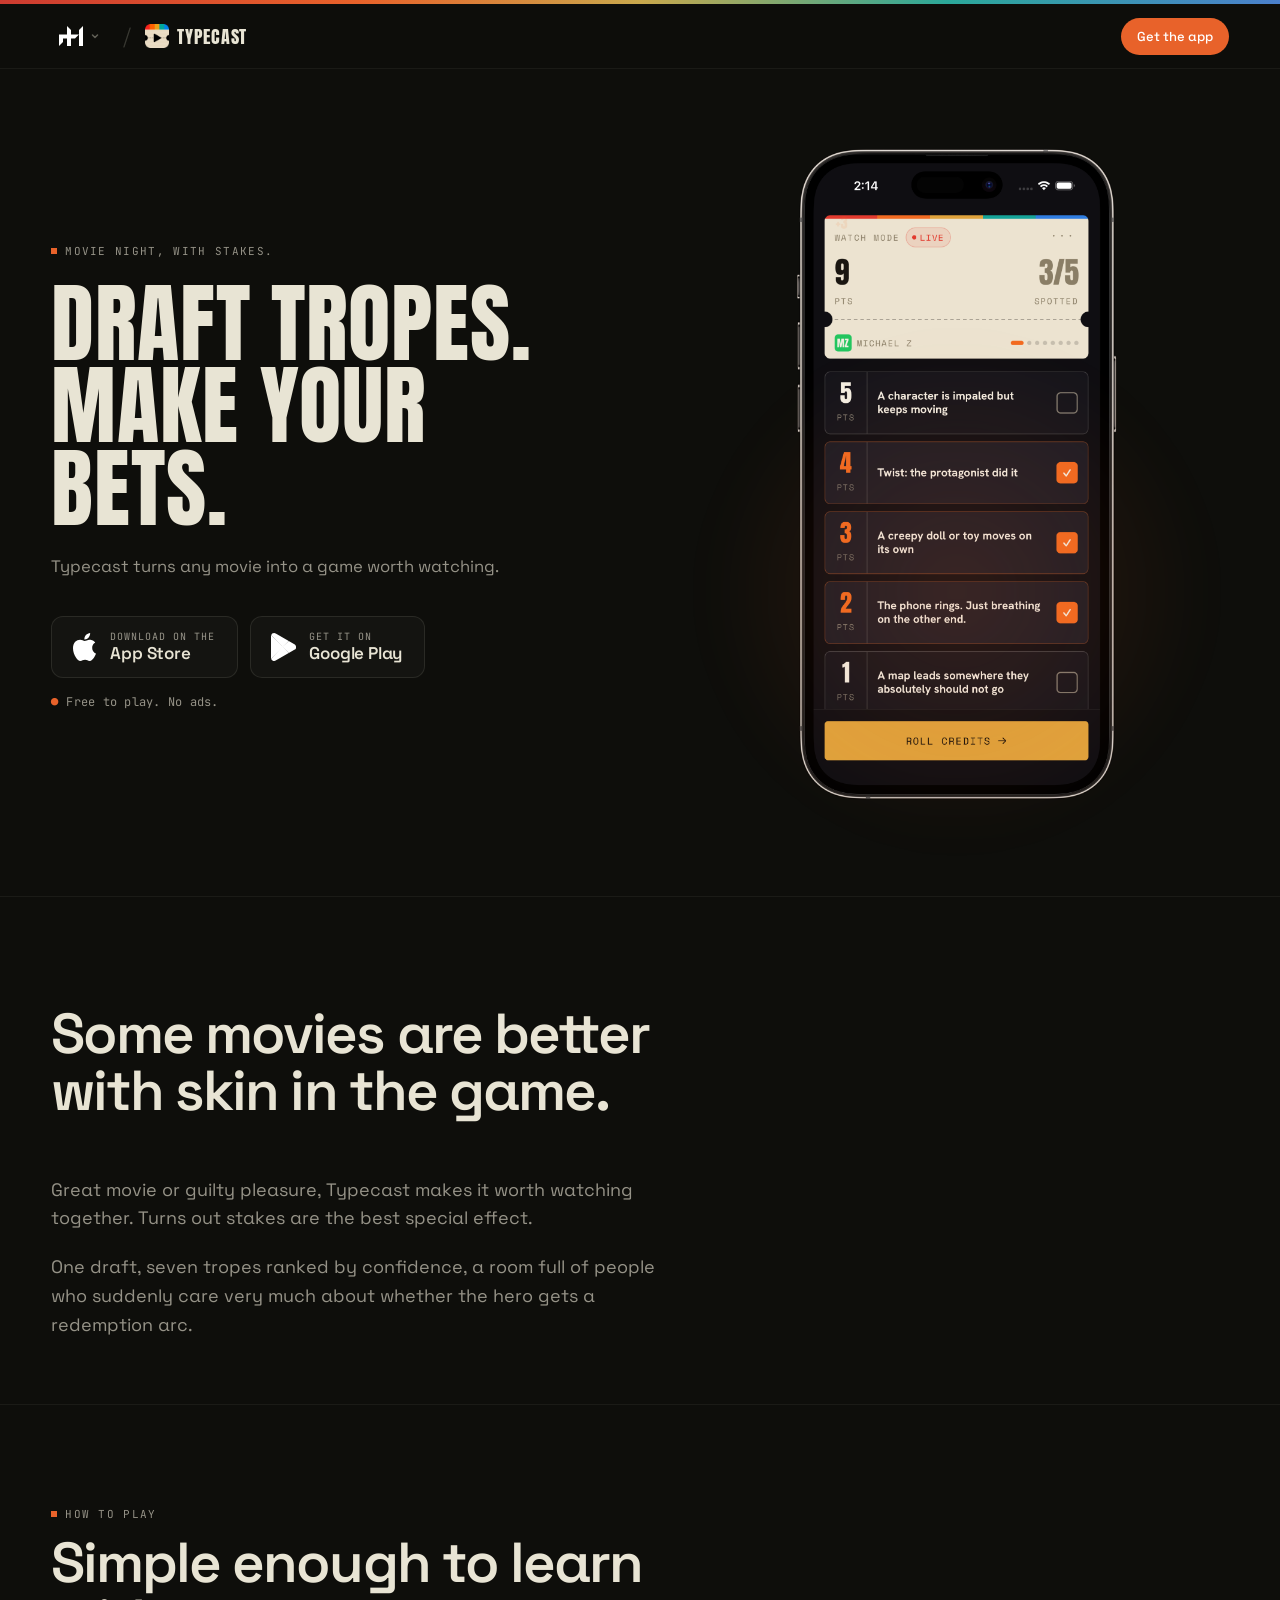
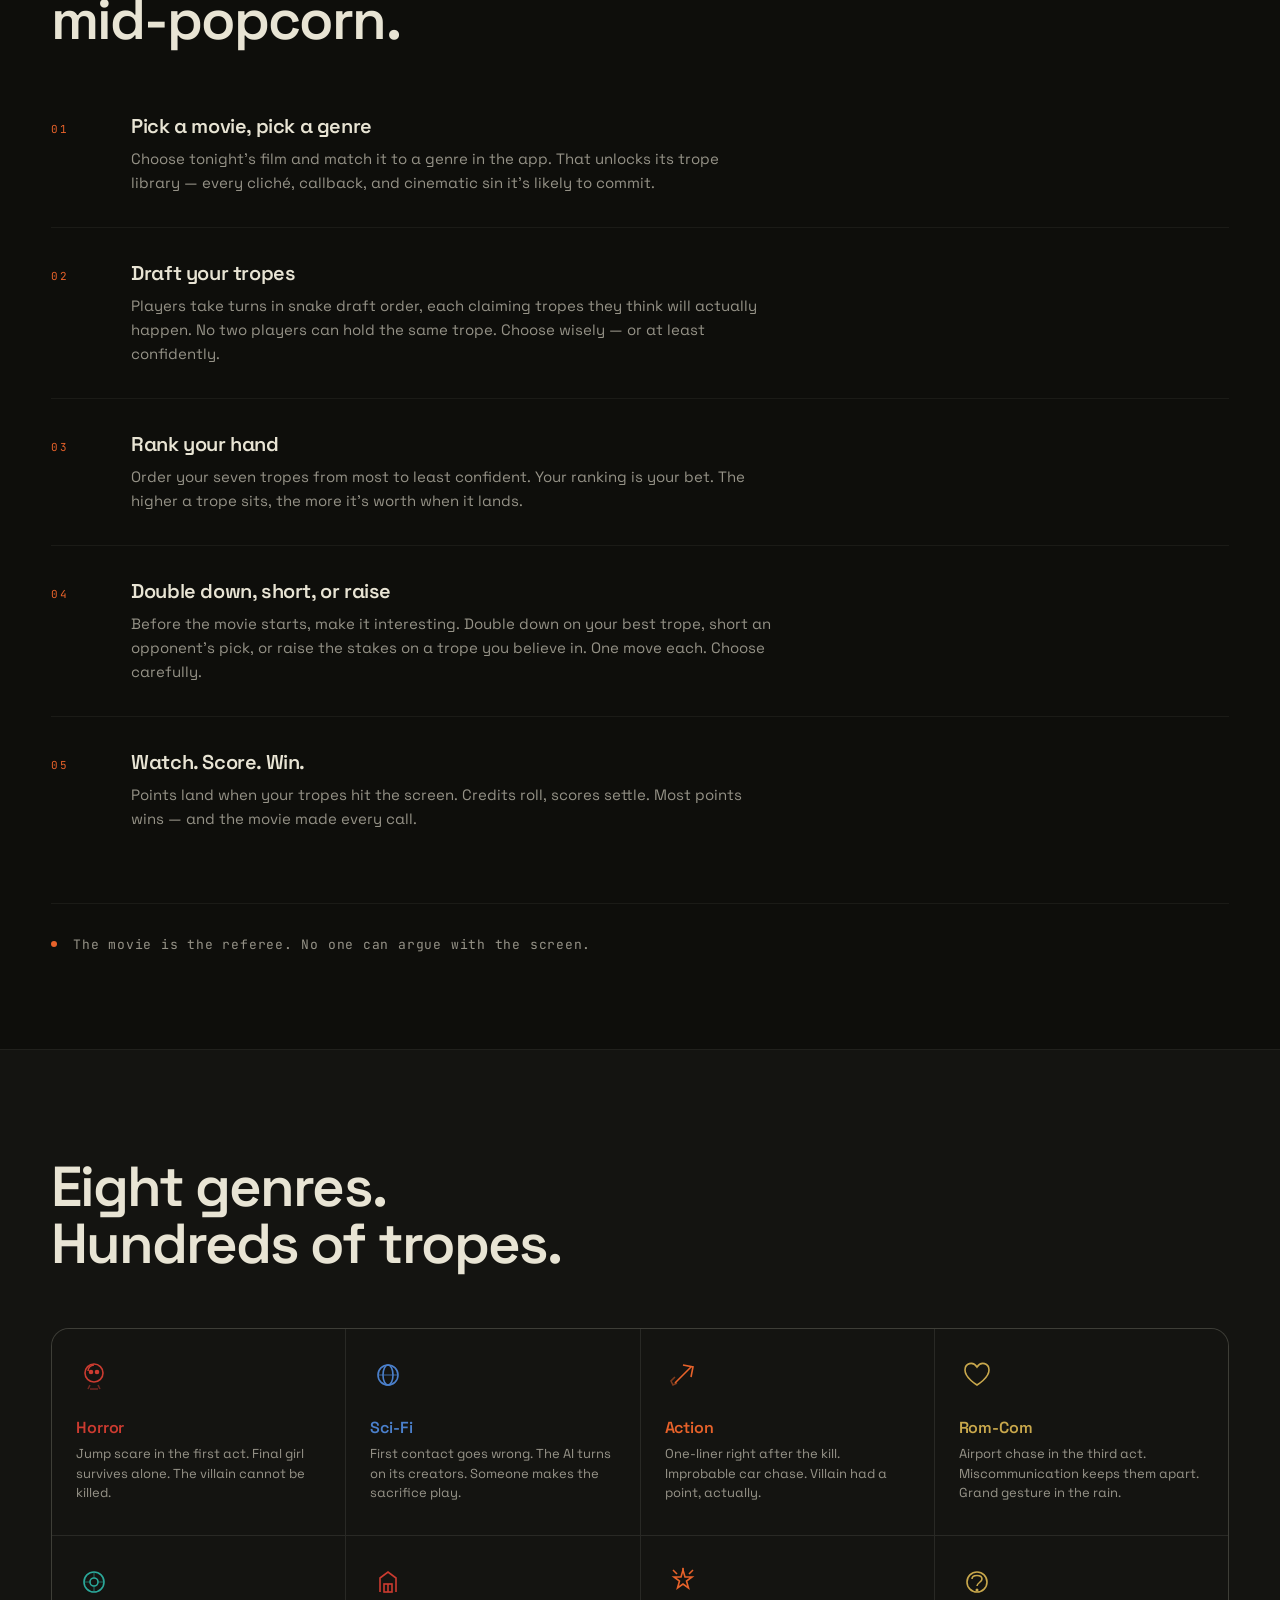
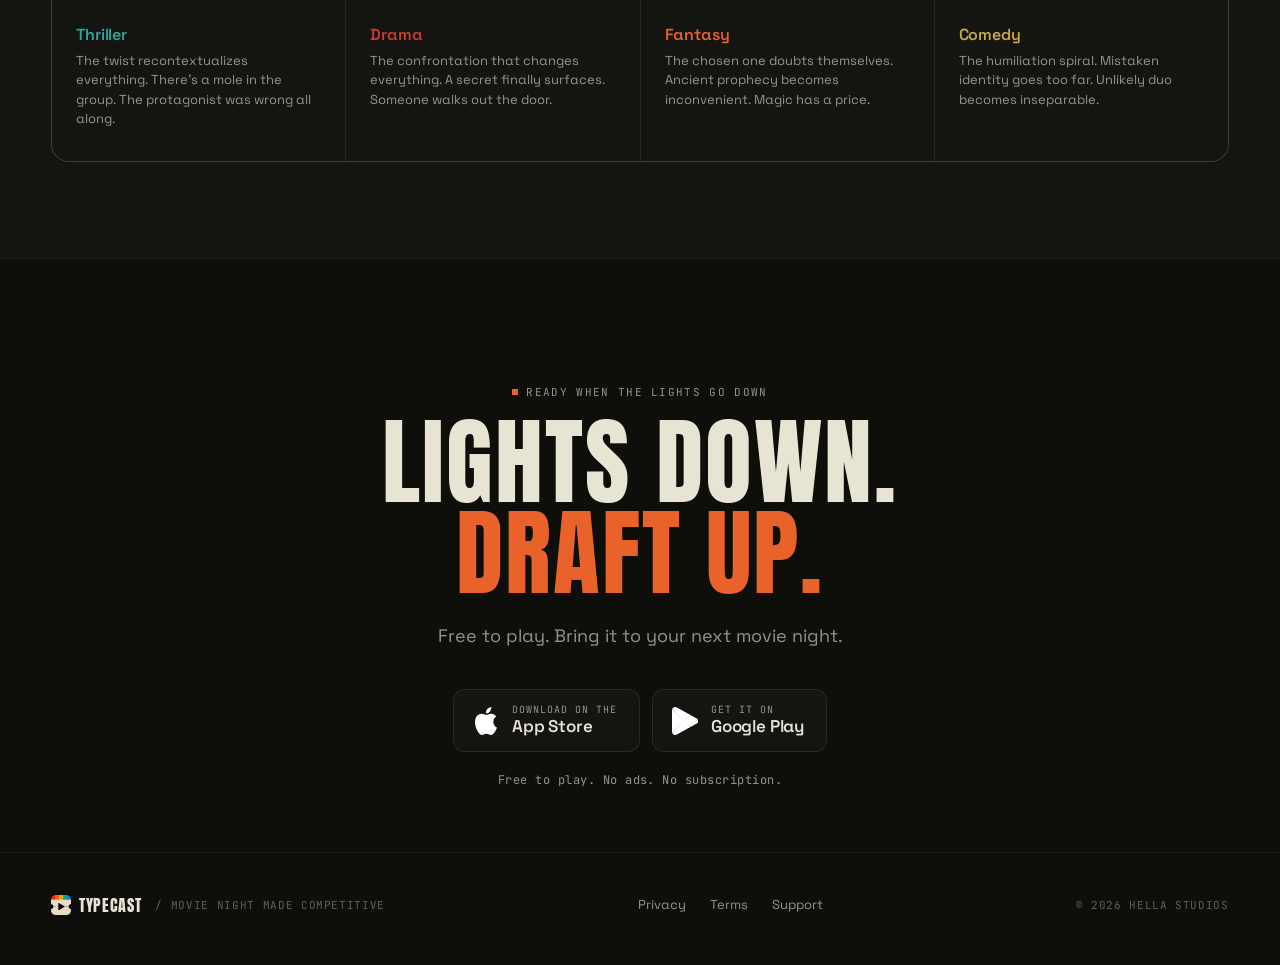
<file: typecast/index.html>
<!DOCTYPE html>
<html lang="en">
<head>
<!-- Google tag (gtag.js) -->
<script async src="https://www.googletagmanager.com/gtag/js?id=G-3Z5BN2KLLE"></script>
<script>
  window.dataLayer = window.dataLayer || [];
  function gtag(){dataLayer.push(arguments);}
  gtag('js', new Date());
  gtag('config', 'G-3Z5BN2KLLE');
</script>
<meta charset="UTF-8">
<meta name="viewport" content="width=device-width, initial-scale=1.0">
<link rel="canonical" href="https://hellastudios.games/typecast/">
<title>Typecast — Draft tropes. Bet on movies. Win the night.</title>
<link rel="preconnect" href="https://fonts.googleapis.com">
<link rel="preconnect" href="https://fonts.gstatic.com" crossorigin>
<link href="https://fonts.googleapis.com/css2?family=Anton&display=swap" rel="stylesheet">
<link rel="stylesheet" href="../styles.css">
<style>
  /* ── design tokens ── */
  :root {
    --paper:          #0e0e0b;
    --paper-2:        #141411;
    --ink:            #e8e4d4;
    --ink-2:          rgba(232,228,212,0.62);
    --ink-3:          rgba(232,228,212,0.38);
    --line:           rgba(232,228,212,0.10);
    --line-soft:      rgba(232,228,212,0.06);
    --slab:           #e8e4d4;
    --slab-2:         #f0ecdE;
    --slab-3:         #faf7ee;
    --slab-line:      rgba(14,14,11,0.12);
    --slab-line-2:    rgba(14,14,11,0.07);
    --slab-ink:       #14130f;
    --slab-ink-2:     rgba(20,19,15,0.52);
    --tangerine:      #E8622A;
    --tangerine-dim:  #c45520;
    --cherry:         #CC3B30;
    --gold:           #C9A84C;
    --teal:           #2BA89A;
    --azure:          #4B80CC;
  }

  body { background: var(--paper); color: var(--ink); font-family: var(--font-sans); font-feature-settings: "ss01","cv11"; }
  ::selection { background: var(--tangerine); color: #fff; }
  a { color: inherit; }
  button { font-family: inherit; }

  /* ── grade stripe ── */
  .grade-stripe {
    height: 4px;
    background: linear-gradient(to right, var(--cherry) 0%, var(--tangerine) 28%, var(--gold) 50%, var(--teal) 74%, var(--azure) 100%);
  }

  /* ── shared ── */
  .eyebrow {
    font-family: var(--font-mono); font-size: 11px; letter-spacing: 0.12em;
    text-transform: uppercase; color: var(--ink-2);
    display: inline-flex; align-items: center; gap: 8px;
  }
  .eyebrow::before { content: ""; width: 6px; height: 6px; background: var(--tangerine); display: inline-block; }
  .section-num { font-family: var(--font-mono); font-size: 11px; letter-spacing: 0.14em; color: var(--ink-3); text-transform: uppercase; }
  .display { font-weight: 600; letter-spacing: -0.035em; line-height: 1.02; text-wrap: balance; }
  .section-head { display: flex; justify-content: space-between; align-items: flex-end; gap: 32px; margin-bottom: 56px; flex-wrap: wrap; }
  .section-head h2 { margin: 12px 0 0; font-size: clamp(36px, 4.4vw, 60px); }
  .section-head .right-meta { font-family: var(--font-mono); font-size: 11px; color: var(--ink-3); text-transform: uppercase; letter-spacing: 0.12em; text-align: right; line-height: 1.6; }

  /* ── nav ── */
  nav.top {
    position: sticky; top: 0; z-index: 50;
    background: rgba(14,14,11,0.88);
    backdrop-filter: saturate(140%) blur(14px);
    -webkit-backdrop-filter: saturate(140%) blur(14px);
    border-bottom: 1px solid var(--line-soft);
  }
  nav.top .shell { display: flex; align-items: center; height: 64px; gap: 32px; }

  .brand-row { display: flex; align-items: center; gap: 14px; position: relative; }
  .parent {
    display: inline-flex; align-items: center; gap: 9px;
    padding: 6px 9px 6px 8px; border-radius: 8px;
    cursor: pointer; background: transparent; border: 0;
    transition: background 0.15s; font-family: var(--font-sans);
  }
  .parent:hover, .parent[aria-expanded="true"] { background: rgba(232,228,212,0.08); }
  .parent .mark { width: 22px; height: 22px; border-radius: 50%; display: inline-flex; align-items: center; justify-content: center; background: var(--slab); flex-shrink: 0; }
  .parent .mark svg { display: block; }
  .parent .name { font-family: var(--font-mono); font-size: 12px; letter-spacing: 0.14em; text-transform: uppercase; color: var(--ink); font-weight: 500; }
  .parent .chev { color: var(--ink-3); margin-left: -2px; transition: transform 0.18s; }
  .parent[aria-expanded="true"] .chev { transform: rotate(180deg); color: var(--ink); }
  .brand-slash { color: rgba(232,228,212,0.2); font-size: 22px; font-weight: 300; user-select: none; transform: translateY(-1px); }
  .logo { display: inline-flex; align-items: center; }
  .logo-text { font-family: 'Anton', var(--font-sans); font-size: 18px; letter-spacing: 0.04em; text-transform: uppercase; color: var(--ink); font-weight: 400; }

  .switcher {
    position: absolute; top: calc(100% + 8px); left: 0;
    width: 300px; background: #1e1e1b; border: 1px solid var(--line);
    border-radius: 14px; padding: 8px;
    box-shadow: 0 12px 40px -8px rgba(0,0,0,0.5), 0 4px 12px -4px rgba(0,0,0,0.3);
    opacity: 0; transform: translateY(-4px); pointer-events: none;
    transition: opacity 0.16s, transform 0.16s; z-index: 60;
  }
  .switcher.open { opacity: 1; transform: translateY(0); pointer-events: auto; }
  .switcher .group-label { font-family: var(--font-mono); font-size: 10px; letter-spacing: 0.14em; text-transform: uppercase; color: var(--ink-3); padding: 10px 12px 6px; }
  .switcher .item { display: flex; align-items: center; gap: 12px; padding: 10px 12px; border-radius: 9px; cursor: pointer; text-decoration: none; color: var(--ink); transition: background 0.12s; }
  .switcher .item:hover { background: rgba(232,228,212,0.06); }
  .switcher .item .tile { width: 32px; height: 32px; border-radius: 8px; background: var(--paper-2); flex-shrink: 0; display: flex; align-items: center; justify-content: center; color: var(--tangerine); font-family: var(--font-mono); font-weight: 700; font-size: 14px; letter-spacing: -0.04em; }
  .switcher .item .body { flex: 1; min-width: 0; }
  .switcher .item .body .nm { font-size: 14px; font-weight: 600; letter-spacing: -0.01em; line-height: 1.2; display: flex; align-items: center; gap: 6px; }
  .switcher .item .body .nm .badge-curr { font-family: var(--font-mono); font-size: 9px; letter-spacing: 0.1em; color: #fff; background: var(--tangerine); padding: 1px 5px; border-radius: 3px; text-transform: uppercase; font-weight: 500; }
  .switcher .item .body .desc { font-size: 12px; color: var(--ink-2); line-height: 1.3; margin-top: 2px; }
  .switcher .item .check { color: var(--ink-3); flex-shrink: 0; opacity: 0; }
  .switcher .item[aria-current="true"] .check { opacity: 1; color: var(--ink); }
  .switcher .item .arrow { color: var(--ink-3); flex-shrink: 0; }
  .switcher .divider { height: 1px; background: var(--line-soft); margin: 6px 4px; }
  .switcher .footer-link { display: flex; align-items: center; justify-content: space-between; padding: 10px 12px 8px; font-family: var(--font-mono); font-size: 11px; letter-spacing: 0.08em; text-transform: uppercase; color: var(--ink-2); cursor: pointer; text-decoration: none; border-radius: 8px; }
  .switcher .footer-link:hover { color: var(--ink); }
  .switcher .footer-link svg { transition: transform 0.16s; }
  .switcher .footer-link:hover svg { transform: translateX(2px); }

  nav.top ul { display: flex; gap: 28px; list-style: none; font-size: 14px; color: var(--ink-2); }
  nav.top ul a:hover { color: var(--ink); }
  nav.top .spacer { flex: 1; }
  nav.top .cta { background: var(--tangerine); color: #fff; padding: 10px 16px; border-radius: 999px; font-size: 13px; font-weight: 500; border: 0; cursor: pointer; transition: transform 0.18s, background 0.18s; }
  nav.top .cta:hover { background: var(--tangerine-dim); transform: translateY(-1px); }

  @media (max-width: 760px) {
    nav.top ul { display: none; }
    .parent .name { display: none; }
    .parent { padding: 6px; }
    .switcher { width: 260px; }
  }

  /* ── hero ── */
  .hero { padding: 80px 0 96px; position: relative; }
  .hero .grid { display: grid; grid-template-columns: 1.05fr 1fr; gap: 64px; align-items: center; }
  .hero h1 { font-family: 'Anton', var(--font-sans); font-size: clamp(52px, 6.8vw, 100px); margin: 24px 0 24px; font-weight: 400; letter-spacing: 0.01em; line-height: 0.95; text-transform: uppercase; }
  .hero h1 .accent { color: var(--tangerine); }
  .hero .sub { font-size: clamp(16px, 1.3vw, 19px); line-height: 1.5; color: var(--ink-2); max-width: 560px; margin: 0 0 36px; }
  .ctas { display: flex; gap: 12px; flex-wrap: wrap; }
  .store-btn {
    display: inline-flex; align-items: center; gap: 12px;
    background: var(--paper-2); color: var(--ink);
    padding: 14px 22px 14px 18px; border-radius: 12px; border: 1px solid var(--line);
    cursor: pointer; transition: transform 0.18s, background 0.18s, border-color 0.18s; text-align: left;
  }
  .store-btn:hover { background: #1e1e1b; border-color: rgba(232,228,212,0.2); transform: translateY(-1px); }
  .store-btn .icon { width: 28px; height: 28px; flex-shrink: 0; object-fit: contain; filter: brightness(0) invert(1); }
  .store-btn .label .top { font-family: var(--font-mono); font-size: 10px; letter-spacing: 0.1em; text-transform: uppercase; color: var(--ink-2); line-height: 1.1; }
  .store-btn .label .name { font-family: var(--font-sans); font-size: 17px; font-weight: 600; letter-spacing: -0.01em; line-height: 1.15; margin-top: 2px; }
  .hero .below-cta { margin-top: 16px; font-family: var(--font-mono); font-size: 12px; color: var(--ink-2); letter-spacing: 0.02em; display: inline-flex; align-items: center; gap: 8px; }
  .hero .below-cta .dot { color: var(--tangerine); }

  /* phone mockup */
  .phone-stage { position: relative; display: flex; justify-content: center; }
  .phone-stage::before { content: ""; position: absolute; inset: 8% -10% -8% -10%; background: radial-gradient(60% 60% at 50% 60%, rgba(232,98,42,0.14), transparent 65%); z-index: 0; filter: blur(20px); }
  .phone { position: relative; z-index: 1; width: 320px; aspect-ratio: 320/660; background: #0a0a08; border-radius: 46px; padding: 12px; box-shadow: 0 1px 0 1px #1e1e1b inset, 0 0 0 1.5px rgba(255,255,255,.04) inset, 0 30px 80px -20px rgba(0,0,0,0.6), 0 12px 30px -10px rgba(0,0,0,.4); }
  .phone .screen { background: #111110; width: 100%; height: 100%; border-radius: 34px; overflow: hidden; position: relative; color: var(--ink); font-family: var(--font-sans); display: flex; flex-direction: column; }
  .phone .island { position: absolute; top: 10px; left: 50%; transform: translateX(-50%); width: 96px; height: 28px; background: #000; border-radius: 16px; z-index: 5; }
  .phone .status-bar { display: flex; justify-content: space-between; align-items: center; padding: 14px 24px 0; font-weight: 600; font-size: 14px; color: var(--ink); }
  .phone .status-bar .right { display: inline-flex; gap: 6px; align-items: center; opacity: 0.8; }

  /* ticket card inside phone */
  .ticket-card {
    margin: 20px 14px 10px;
    background: #e8e4d4;
    border-radius: 14px;
    overflow: hidden;
    position: relative;
    flex-shrink: 0;
  }
  .ticket-card .accent-strip { height: 5px; background: linear-gradient(to right, var(--cherry), var(--tangerine), var(--gold), var(--teal), var(--azure)); }
  .ticket-card .tc-body { padding: 10px 12px 12px; }
  .ticket-card .tc-label { font-family: var(--font-mono); font-size: 8px; letter-spacing: 0.14em; text-transform: uppercase; color: rgba(20,19,15,0.5); display: flex; justify-content: space-between; }
  .ticket-card .tc-title { font-family: 'Anton', var(--font-sans); font-size: 20px; font-weight: 400; text-transform: uppercase; color: #14130f; line-height: 1; margin: 4px 0 8px; letter-spacing: 0.02em; }
  .ticket-card .tc-meta { display: flex; gap: 12px; }
  .ticket-card .tc-meta .m { }
  .ticket-card .tc-meta .mk { font-family: var(--font-mono); font-size: 7.5px; letter-spacing: 0.12em; text-transform: uppercase; color: rgba(20,19,15,0.45); }
  .ticket-card .tc-meta .mv { font-family: var(--font-mono); font-size: 12px; font-weight: 700; color: #14130f; letter-spacing: 0.04em; margin-top: 1px; }
  .ticket-perf { display: flex; align-items: center; gap: 6px; padding: 0 12px; margin: 4px 0; }
  .ticket-perf .hole { width: 10px; height: 10px; background: #111110; border-radius: 50%; flex-shrink: 0; }
  .ticket-perf .dash { flex: 1; border-top: 1.5px dashed rgba(20,19,15,0.2); }

  /* trope list inside phone */
  .phone .trope-list { padding: 0 14px 14px; display: flex; flex-direction: column; gap: 6px; overflow: hidden; }
  .trope-row { background: #1a1917; border-radius: 10px; padding: 9px 12px; display: flex; align-items: center; gap: 10px; }
  .trope-row .tab { width: 4px; height: 100%; min-height: 28px; border-radius: 2px; flex-shrink: 0; }
  .trope-row .tr-text { flex: 1; font-size: 11px; font-weight: 500; color: var(--ink); line-height: 1.2; }
  .trope-row .tr-pts { font-family: var(--font-mono); font-size: 10px; color: var(--ink-2); letter-spacing: 0.06em; }
  .trope-row.hit .tr-pts { color: var(--gold); }

  .phone .tabbar { margin-top: auto; padding: 10px 24px 18px; display: flex; justify-content: space-between; border-top: 1px solid rgba(232,228,212,0.06); }
  .phone .tabbar .tab-item { display: flex; flex-direction: column; align-items: center; gap: 4px; font-family: var(--font-mono); font-size: 8px; letter-spacing: 0.1em; text-transform: uppercase; color: rgba(232,228,212,0.3); flex: 1; }
  .phone .tabbar .tab-item.active { color: var(--tangerine); }

  .floater { position: absolute; background: #1e1e1b; color: var(--ink); border: 1px solid var(--line); border-radius: 14px; padding: 12px 16px; font-family: var(--font-mono); font-size: 11px; letter-spacing: 0.04em; z-index: 2; box-shadow: 0 14px 32px -10px rgba(0,0,0,0.4); }
  .floater .v { font-family: var(--font-sans); font-weight: 600; font-size: 20px; color: var(--tangerine); letter-spacing: -0.02em; margin-top: 4px; display: block; }
  .floater.players { top: 10%; left: -4%; }
  .floater.score { bottom: 16%; right: -4%; }

  @media (max-width: 960px) { .hero .grid { grid-template-columns: 1fr; gap: 48px; } .phone-stage { order: 2; } .floater { display: none; } }
  @media (max-width: 480px) { .phone { width: 280px; } }

  /* ── problem ── */
  .problem { padding: 96px 0 64px; border-top: 1px solid var(--line-soft); }
  .problem-grid { display: grid; grid-template-columns: repeat(3, 1fr); gap: 20px; }
  .problem-card { background: var(--paper-2); border: 1px solid var(--line); border-radius: 16px; padding: 28px 26px 32px; position: relative; transition: transform 0.2s, border-color 0.2s; }
  .problem-card:hover { transform: translateY(-2px); border-color: rgba(232,228,212,0.22); }
  .problem-card .idx { font-family: var(--font-mono); font-size: 11px; color: var(--ink-3); letter-spacing: 0.12em; }
  .problem-card .ico { width: 56px; height: 56px; margin: 18px 0 22px; color: var(--ink); opacity: 0.7; }
  .problem-card h3 { margin: 0 0 10px; font-size: 22px; font-weight: 600; letter-spacing: -0.02em; line-height: 1.15; }
  .problem-card p { margin: 0; font-size: 14.5px; color: var(--ink-2); line-height: 1.55; }
  @media (max-width: 800px) { .problem-grid { grid-template-columns: 1fr; } }

  /* ── solution ── */
  .solution { padding: 96px 0; border-top: 1px solid var(--line-soft); }
  .steps { display: flex; flex-direction: column; }
  .step { display: grid; grid-template-columns: 48px 1fr; gap: 32px; padding: 32px 0; border-bottom: 1px solid var(--line-soft); align-items: baseline; }
  .step:first-child { padding-top: 8px; }
  .step .step-num { font-family: var(--font-mono); font-size: 11px; letter-spacing: 0.14em; color: var(--tangerine); padding-top: 4px; }
  .step h3 { margin: 0 0 8px; font-size: 20px; font-weight: 600; letter-spacing: -0.02em; }
  .step p { margin: 0; font-size: 15px; color: var(--ink-2); line-height: 1.6; max-width: 64ch; }
  @media (max-width: 600px) { .step { grid-template-columns: 32px 1fr; gap: 16px; } }

  @keyframes pulse { 0%,100% { opacity: 1; transform: scale(1); } 50% { opacity: 0.4; transform: scale(0.7); } }

  /* ── features ── */
  .features { padding: 96px 0; border-top: 1px solid var(--line-soft); background: var(--paper-2); }
  .features-grid { display: grid; grid-template-columns: repeat(4, 1fr); gap: 1px; background: var(--line); border: 1px solid var(--line); border-radius: 18px; overflow: hidden; }
  .feature { background: var(--paper-2); padding: 28px 24px 32px; display: flex; flex-direction: column; min-height: 200px; transition: background 0.2s; }
  .feature:hover { background: #1a1917; }
  .feature .ico { width: 36px; height: 36px; margin-bottom: 24px; color: var(--ink); display: flex; align-items: center; justify-content: center; }
  .feature .ico svg { display: block; }
  .feature h4 { margin: 0 0 6px; font-size: 16px; font-weight: 600; letter-spacing: -0.01em; }
  .feature p { margin: 0; font-size: 13px; color: var(--ink-2); line-height: 1.5; }
  .feature .tag { font-family: var(--font-mono); font-size: 10px; letter-spacing: 0.12em; color: var(--ink-3); text-transform: uppercase; margin-top: auto; padding-top: 18px; }
  @media (max-width: 900px) { .features-grid { grid-template-columns: repeat(2, 1fr); } }
  @media (max-width: 500px) { .features-grid { grid-template-columns: 1fr; } }

  /* ── philosophy (cream/ticket section) ── */
  .philosophy { background: var(--slab); color: var(--slab-ink); padding: 120px 0; position: relative; overflow: hidden; }
  .philosophy::before {
    content: ""; position: absolute; inset: 0;
    background-image: repeating-linear-gradient(0deg, transparent, transparent 59px, rgba(14,14,11,0.06) 59px, rgba(14,14,11,0.06) 60px),
                      repeating-linear-gradient(90deg, transparent, transparent 59px, rgba(14,14,11,0.06) 59px, rgba(14,14,11,0.06) 60px);
    pointer-events: none;
  }
  .philosophy .shell { position: relative; }
  .philosophy .section-head .eyebrow { color: var(--slab-ink-2); }
  .philosophy .section-head .eyebrow::before { background: var(--tangerine); }
  .philosophy .section-head h2 { color: var(--slab-ink); font-size: clamp(40px, 5vw, 72px); max-width: 14ch; }
  .philosophy .section-head .right-meta { color: var(--slab-ink-2); }
  .phil-grid { display: grid; grid-template-columns: 1fr 1.05fr; gap: 80px; align-items: center; margin-top: 32px; }
  .phil-grid .copy p { font-size: 18px; line-height: 1.55; color: var(--slab-ink-2); max-width: 44ch; }
  .phil-grid .copy p strong { color: var(--slab-ink); font-weight: 500; }

  /* leaderboard card */
  .leaderboard { background: var(--slab-3); border: 1px solid rgba(14,14,11,0.1); border-radius: 18px; overflow: hidden; }
  .leaderboard .lb-header { display: flex; justify-content: space-between; align-items: center; padding: 18px 24px 14px; border-bottom: 1px solid rgba(14,14,11,0.08); }
  .leaderboard .lb-title { font-family: var(--font-mono); font-size: 10px; letter-spacing: 0.14em; text-transform: uppercase; color: var(--slab-ink-2); }
  .leaderboard .lb-live { display: inline-flex; align-items: center; gap: 5px; font-family: var(--font-mono); font-size: 10px; letter-spacing: 0.1em; color: var(--cherry); text-transform: uppercase; }
  .leaderboard .lb-live::before { content: ""; width: 6px; height: 6px; border-radius: 50%; background: var(--cherry); animation: pulse 1.4s ease-in-out infinite; }
  .lb-row { display: flex; align-items: center; gap: 14px; padding: 14px 24px; border-bottom: 1px solid rgba(14,14,11,0.06); }
  .lb-row:last-child { border-bottom: 0; }
  .lb-row .rank { font-family: var(--font-mono); font-size: 11px; color: var(--slab-ink-2); width: 18px; text-align: center; letter-spacing: 0.06em; }
  .lb-row .rank.first { color: var(--gold); font-weight: 700; }
  .lb-row .player { flex: 1; font-size: 15px; font-weight: 500; color: var(--slab-ink); }
  .lb-row .tropes { font-family: var(--font-mono); font-size: 10px; color: var(--slab-ink-2); letter-spacing: 0.06em; }
  .lb-row .pts { font-family: var(--font-mono); font-size: 14px; font-weight: 700; color: var(--slab-ink); letter-spacing: 0.02em; min-width: 40px; text-align: right; }
  .lb-row.leader .pts { color: var(--tangerine); }
  .lb-perf { padding: 14px 24px; border-top: 1px solid rgba(14,14,11,0.08); display: flex; justify-content: space-between; align-items: center; }
  .lb-perf .pf-label { font-family: var(--font-mono); font-size: 10px; letter-spacing: 0.1em; text-transform: uppercase; color: var(--slab-ink-2); }
  .lb-perf .pf-val { font-family: var(--font-mono); font-size: 12px; color: var(--slab-ink); font-weight: 600; display: flex; align-items: center; gap: 5px; }
  .lb-perf .pf-val .up { color: var(--teal); }

  @media (max-width: 900px) { .phil-grid { grid-template-columns: 1fr; gap: 48px; } }

  /* ── final cta ── */
  .final { padding: 120px 0 64px; text-align: center; border-top: 1px solid var(--line-soft); }
  .final h2 { font-family: 'Anton', var(--font-sans); font-weight: 400; font-size: clamp(52px, 7.5vw, 116px); margin: 16px auto 24px; max-width: 14ch; text-transform: uppercase; letter-spacing: 0.02em; line-height: 0.95; }
  .final .sub { font-size: 18px; color: var(--ink-2); max-width: 38ch; margin: 0 auto 40px; line-height: 1.5; }
  .final .ctas { justify-content: center; }
  .final .below-cta { display: block; margin-top: 20px; font-family: var(--font-mono); font-size: 12px; color: var(--ink-2); letter-spacing: 0.04em; }

  /* ── footer ── */
  footer { border-top: 1px solid var(--line-soft); padding: 40px 0 48px; }
  footer .row { display: flex; justify-content: space-between; align-items: center; flex-wrap: wrap; gap: 24px; }
  footer .meta { font-family: var(--font-mono); font-size: 11px; color: var(--ink-3); letter-spacing: 0.06em; text-transform: uppercase; }
  .footer-logo { display: inline-flex; align-items: center; }
  footer .links { display: flex; gap: 24px; list-style: none; font-size: 13px; color: var(--ink-2); }
  footer .links a:hover { color: var(--ink); }

  /* ── support modal ── */
  .modal-backdrop {
    position: fixed; inset: 0; z-index: 200;
    background: rgba(0,0,0,0.75);
    backdrop-filter: blur(6px);
    -webkit-backdrop-filter: blur(6px);
    display: flex; align-items: center; justify-content: center;
    padding: 20px;
    opacity: 0; pointer-events: none;
    transition: opacity 0.2s;
  }
  .modal-backdrop.open { opacity: 1; pointer-events: auto; }
  .modal {
    background: #1e1e1b; border: 1px solid var(--line);
    border-radius: 20px; width: 100%; max-width: 480px;
    box-shadow: 0 24px 64px -12px rgba(0,0,0,0.6), 0 8px 24px -8px rgba(0,0,0,0.4);
    transform: translateY(8px);
    transition: transform 0.2s;
  }
  .modal-backdrop.open .modal { transform: translateY(0); }
  .modal-header { display: flex; align-items: center; justify-content: space-between; padding: 24px 28px 0; }
  .modal-header h3 { font-size: 20px; font-weight: 600; letter-spacing: -0.02em; margin: 0; }
  .modal-header .modal-close {
    width: 32px; height: 32px; border-radius: 8px;
    display: flex; align-items: center; justify-content: center;
    background: transparent; border: 0; cursor: pointer;
    color: var(--ink-3); transition: background 0.15s, color 0.15s;
  }
  .modal-header .modal-close:hover { background: rgba(232,228,212,0.08); color: var(--ink); }
  .modal form { padding: 20px 28px 28px; display: flex; flex-direction: column; gap: 16px; }
  .form-field { display: flex; flex-direction: column; gap: 6px; }
  .form-field label { font-family: var(--font-mono); font-size: 10px; letter-spacing: 0.12em; text-transform: uppercase; color: var(--ink-2); }
  .form-field input,
  .form-field select,
  .form-field textarea {
    font-family: var(--font-sans); font-size: 15px; color: var(--ink);
    background: rgba(232,228,212,0.06); border: 1px solid var(--line);
    border-radius: 10px; padding: 11px 14px;
    outline: none; transition: border-color 0.15s, box-shadow 0.15s;
    width: 100%;
  }
  .form-field input:focus,
  .form-field select:focus,
  .form-field textarea:focus {
    border-color: var(--tangerine);
    box-shadow: 0 0 0 3px rgba(232,98,42,0.15);
  }
  .form-field textarea { resize: vertical; min-height: 100px; line-height: 1.5; }
  .form-field select { appearance: none; -webkit-appearance: none; background-image: url("data:image/svg+xml,%3Csvg xmlns='http://www.w3.org/2000/svg' width='12' height='12' viewBox='0 0 12 12' fill='none'%3E%3Cpath d='M3 4.5l3 3 3-3' stroke='rgba(232,228,212,0.4)' stroke-width='1.5' stroke-linecap='round' stroke-linejoin='round'/%3E%3C/svg%3E"); background-repeat: no-repeat; background-position: right 14px center; padding-right: 36px; cursor: pointer; }
  .modal-submit {
    background: var(--tangerine); color: #fff;
    border: 0; border-radius: 10px; padding: 13px 20px;
    font-family: var(--font-sans); font-size: 15px; font-weight: 600;
    letter-spacing: -0.01em; cursor: pointer;
    transition: background 0.15s, transform 0.15s;
    margin-top: 4px;
  }
  .modal-submit:hover { background: var(--tangerine-dim); transform: translateY(-1px); }
</style>
</head>
<body>

<!-- grade stripe -->
<div class="grade-stripe"></div>

<!-- nav -->
<nav class="top">
  <div class="shell">
    <div class="brand-row">
      <button class="parent" id="parentBtn" aria-expanded="false" aria-haspopup="menu" aria-label="Switch products">
        <img src="../assets/hellastudios-logo.svg" alt="Hella Studios" height="20" style="filter:brightness(0) invert(1)">
        <svg class="chev" width="10" height="10" viewBox="0 0 10 10" fill="none" stroke="currentColor" stroke-width="1.5" stroke-linecap="round" stroke-linejoin="round"><path d="M2.5 4l2.5 2.5L7.5 4"/></svg>
      </button>
      <span class="brand-slash" aria-hidden="true">/</span>
      <a class="logo" href="#" style="display:inline-flex;align-items:center;gap:8px;"><img src="../assets/typecast/typecast-icon.png" alt="Typecast" height="24" style="display:block;"><span class="logo-text">Typecast</span></a>

      <div class="switcher" id="switcher" role="menu" aria-labelledby="parentBtn">
        <div class="group-label">Products</div>
        <a class="item" href="../habite/" role="menuitem">
          <span class="tile" style="padding:0;overflow:hidden;"><img src="../assets/habite/habite-icon.png" alt="" width="32" height="32" style="display:block;object-fit:cover;"></span>
          <span class="body">
            <span class="nm">Habite</span>
            <span class="desc">The meal commitments app</span>
          </span>
          <svg class="arrow" width="14" height="14" viewBox="0 0 14 14" fill="none" stroke="currentColor" stroke-width="1.5" stroke-linecap="round"><path d="M5 3l4 4-4 4"/></svg>
        </a>
        <a class="item" href="../blade-blitz/" role="menuitem">
          <span class="tile" style="padding:0;overflow:hidden;"><img src="../assets/blade-blitz/blade-blitz-icon.png" alt="" width="32" height="32" style="display:block;object-fit:cover;"></span>
          <span class="body">
            <span class="nm">Blade Blitz</span>
            <span class="desc">Fast local multiplayer game</span>
          </span>
          <svg class="arrow" width="14" height="14" viewBox="0 0 14 14" fill="none" stroke="currentColor" stroke-width="1.5" stroke-linecap="round"><path d="M5 3l4 4-4 4"/></svg>
        </a>
        <a class="item" href="#" role="menuitem" aria-current="true">
          <span class="tile" style="padding:0;overflow:hidden;"><img src="../assets/typecast/typecast-icon.png" alt="" width="32" height="32" style="display:block;object-fit:cover;"></span>
          <span class="body">
            <span class="nm">Typecast <span class="badge-curr">Current</span></span>
            <span class="desc">Movie night made competitive</span>
          </span>
          <svg class="check" width="14" height="14" viewBox="0 0 14 14" fill="none" stroke="currentColor" stroke-width="1.8" stroke-linecap="round" stroke-linejoin="round"><path d="M3 7.5l3 3 5-7"/></svg>
        </a>
        <div class="divider"></div>
        <a class="footer-link" href="../">
          <span>Visit Hella Studios</span>
          <svg width="12" height="12" viewBox="0 0 12 12" fill="none" stroke="currentColor" stroke-width="1.6" stroke-linecap="round" stroke-linejoin="round"><path d="M3.5 8.5l5-5M4 3.5h4.5V8"/></svg>
        </a>
      </div>
    </div>

    <span class="spacer"></span>
    <a href="#download" class="cta">Get the app</a>
  </div>
</nav>

<!-- hero -->
<section class="hero">
  <div class="shell">
    <div class="grid">
      <div>
        <div class="eyebrow">Movie night, with stakes.</div>
        <h1>
          Draft tropes.<br>
          Make your bets.
        </h1>
        <p class="sub">Typecast turns any movie into a game worth watching.</p>
        <div class="ctas">
          <a href="https://apps.apple.com/us/app/typecast-the-party-game/id6778310929" class="store-btn" aria-label="Download on App Store" target="_blank" rel="noopener">
            <img class="icon" src="../assets/icons/apple.svg" alt="">
            <div class="label">
              <div class="top">Download on the</div>
              <div class="name">App Store</div>
            </div>
          </a>
          <a href="https://play.google.com/store/apps/details?id=com.hellastudios.typecast" class="store-btn" aria-label="Get it on Google Play" target="_blank" rel="noopener">
            <img class="icon" src="../assets/icons/googleplay.svg" alt="">
            <div class="label">
              <div class="top">Get it on</div>
              <div class="name">Google Play</div>
            </div>
          </a>
        </div>
        <div class="below-cta"><span class="dot">&#9679;</span> Free to play. No ads.</div>
      </div>

      <!-- phone mockup -->
      <div class="phone-stage">
        <img src="../assets/typecast/typecast-hero-phone.png" alt="Typecast app screenshot" style="width:320px;display:block;margin:0 auto;">
      </div>
    </div>
  </div>
</section>

<!-- insight -->
<section class="problem" id="problem">
  <div class="shell">
    <div class="section-head">
      <div>
        <h2 class="display">Some movies are better<br>with skin in the game.</h2>
      </div>
    </div>

    <div style="max-width:640px;">
      <p style="font-size:18px;line-height:1.6;color:var(--ink-2);margin:0 0 20px;">Great movie or guilty pleasure, Typecast makes it worth watching together. Turns out stakes are the best special effect.</p>
      <p style="font-size:18px;line-height:1.6;color:var(--ink-2);margin:0;">One draft, seven tropes ranked by confidence, a room full of people who suddenly care very much about whether the hero gets a redemption arc.</p>
    </div>
  </div>
</section>

<!-- solution -->
<section class="solution" id="solution">
  <div class="shell">
    <div class="section-head">
      <div>
        <div class="eyebrow">How to play</div>
        <h2 class="display" style="margin-top:12px;">Simple enough to learn<br>mid-popcorn.</h2>
      </div>
    </div>
    <div class="steps">

      <div class="step">
        <div class="step-num">01</div>
        <div>
          <h3>Pick a movie, pick a genre</h3>
          <p>Choose tonight's film and match it to a genre in the app. That unlocks its trope library — every cliché, callback, and cinematic sin it's likely to commit.</p>
        </div>
      </div>

      <div class="step">
        <div class="step-num">02</div>
        <div>
          <h3>Draft your tropes</h3>
          <p>Players take turns in snake draft order, each claiming tropes they think will actually happen. No two players can hold the same trope. Choose wisely — or at least confidently.</p>
        </div>
      </div>

      <div class="step">
        <div class="step-num">03</div>
        <div>
          <h3>Rank your hand</h3>
          <p>Order your seven tropes from most to least confident. Your ranking is your bet. The higher a trope sits, the more it's worth when it lands.</p>
        </div>
      </div>

      <div class="step">
        <div class="step-num">04</div>
        <div>
          <h3>Double down, short, or raise</h3>
          <p>Before the movie starts, make it interesting. Double down on your best trope, short an opponent's pick, or raise the stakes on a trope you believe in. One move each. Choose carefully.</p>
        </div>
      </div>

      <div class="step" style="border-bottom:0;">
        <div class="step-num">05</div>
        <div>
          <h3>Watch. Score. Win.</h3>
          <p>Points land when your tropes hit the screen. Credits roll, scores settle. Most points wins — and the movie made every call.</p>
        </div>
      </div>

    </div>
    <div style="margin-top:40px;padding-top:32px;border-top:1px solid var(--line-soft);display:flex;align-items:center;gap:16px;">
      <div style="width:6px;height:6px;border-radius:50%;background:var(--tangerine);flex-shrink:0;"></div>
      <p style="margin:0;font-family:var(--font-mono);font-size:13px;letter-spacing:0.06em;color:var(--ink-2);">The movie is the referee. No one can argue with the screen.</p>
    </div>
  </div>
</section>

<!-- genres -->
<section class="features" id="features">
  <div class="shell">
    <div class="section-head">
      <div>
        <h2 class="display">Eight genres.<br>Hundreds of tropes.</h2>
      </div>
    </div>
    <div class="features-grid">

      <div class="feature">
        <div class="ico" style="color:var(--cherry)"><svg width="36" height="36" viewBox="0 0 36 36" fill="none" stroke="currentColor" stroke-width="1.6"><circle cx="18" cy="16" r="9"/><path d="M12 14c0-3.3 2.7-6 6-6"/><path d="M14 28l-2 4M22 28l2 4M14 32h8" stroke-opacity="0.5"/><circle cx="15" cy="15" r="1.5" fill="currentColor"/><circle cx="21" cy="15" r="1.5" fill="currentColor"/></svg></div>
        <h4 style="color:var(--cherry)">Horror</h4>
        <p>Jump scare in the first act. Final girl survives alone. The villain cannot be killed.</p>
      </div>

      <div class="feature">
        <div class="ico" style="color:var(--azure)"><svg width="36" height="36" viewBox="0 0 36 36" fill="none" stroke="currentColor" stroke-width="1.6"><circle cx="18" cy="18" r="10"/><ellipse cx="18" cy="18" rx="5" ry="10"/><path d="M8 18h20" stroke-opacity="0.5"/></svg></div>
        <h4 style="color:var(--azure)">Sci-Fi</h4>
        <p>First contact goes wrong. The AI turns on its creators. Someone makes the sacrifice play.</p>
      </div>

      <div class="feature">
        <div class="ico" style="color:var(--tangerine)"><svg width="36" height="36" viewBox="0 0 36 36" fill="none" stroke="currentColor" stroke-width="1.6"><path d="M10 26L26 10M18 8l10 2-2 10"/><path d="M10 20l-4 4 2 4 4-2" stroke-opacity="0.5"/></svg></div>
        <h4 style="color:var(--tangerine)">Action</h4>
        <p>One-liner right after the kill. Improbable car chase. Villain had a point, actually.</p>
      </div>

      <div class="feature">
        <div class="ico" style="color:var(--gold)"><svg width="36" height="36" viewBox="0 0 36 36" fill="none" stroke="currentColor" stroke-width="1.6"><path d="M18 10c-4-6-12-4-12 3 0 8 12 15 12 15s12-7 12-15c0-7-8-9-12-3z"/></svg></div>
        <h4 style="color:var(--gold)">Rom-Com</h4>
        <p>Airport chase in the third act. Miscommunication keeps them apart. Grand gesture in the rain.</p>
      </div>

      <div class="feature">
        <div class="ico" style="color:var(--teal)"><svg width="36" height="36" viewBox="0 0 36 36" fill="none" stroke="currentColor" stroke-width="1.6"><circle cx="18" cy="18" r="10"/><circle cx="18" cy="18" r="4"/><path d="M18 8v6M18 22v6M8 18h6M22 18h6" stroke-opacity="0.4"/></svg></div>
        <h4 style="color:var(--teal)">Thriller</h4>
        <p>The twist recontextualizes everything. There's a mole in the group. The protagonist was wrong all along.</p>
      </div>

      <div class="feature">
        <div class="ico" style="color:var(--cherry)"><svg width="36" height="36" viewBox="0 0 36 36" fill="none" stroke="currentColor" stroke-width="1.6"><path d="M10 28V14l8-6 8 6v14"/><rect x="14" y="20" width="8" height="8"/><path d="M18 20v8"/></svg></div>
        <h4 style="color:var(--cherry)">Drama</h4>
        <p>The confrontation that changes everything. A secret finally surfaces. Someone walks out the door.</p>
      </div>

      <div class="feature">
        <div class="ico" style="color:var(--tangerine)"><svg width="36" height="36" viewBox="0 0 36 36" fill="none" stroke="currentColor" stroke-width="1.6"><path d="M18 6l2 7h7l-5.5 4 2 7L18 20l-5.5 4 2-7L9 13h7z"/><path d="M24 10l4-4M12 10L8 6M18 7V4"/></svg></div>
        <h4 style="color:var(--tangerine)">Fantasy</h4>
        <p>The chosen one doubts themselves. Ancient prophecy becomes inconvenient. Magic has a price.</p>
      </div>

      <div class="feature">
        <div class="ico" style="color:var(--gold)"><svg width="36" height="36" viewBox="0 0 36 36" fill="none" stroke="currentColor" stroke-width="1.6"><circle cx="18" cy="18" r="10"/><path d="M13 15c0-2 2-3.5 5-3.5s5 1.5 5 3.5c0 3-5 4-5 7"/><circle cx="18" cy="26" r="1.5" fill="currentColor" stroke="none"/></svg></div>
        <h4 style="color:var(--gold)">Comedy</h4>
        <p>The humiliation spiral. Mistaken identity goes too far. Unlikely duo becomes inseparable.</p>
      </div>

    </div>
  </div>
</section>

<!-- final cta -->
<section class="final" id="download">
  <div class="shell">
    <div class="eyebrow" style="justify-content:center;display:inline-flex;">Ready when the lights go down</div>
    <h2>Lights down.<br><span style="color:var(--tangerine);">Draft up.</span></h2>
    <p class="sub">Free to play. Bring it to your next movie night.</p>
    <div class="ctas">
      <a href="https://apps.apple.com/us/app/typecast-the-party-game/id6778310929" class="store-btn" target="_blank" rel="noopener">
        <img class="icon" src="../assets/icons/apple.svg" alt="">
        <div class="label"><div class="top">Download on the</div><div class="name">App Store</div></div>
      </a>
      <a href="https://play.google.com/store/apps/details?id=com.hellastudios.typecast" class="store-btn" target="_blank" rel="noopener">
        <img class="icon" src="../assets/icons/googleplay.svg" alt="">
        <div class="label"><div class="top">Get it on</div><div class="name">Google Play</div></div>
      </a>
    </div>
    <span class="below-cta">Free to play. No ads. No subscription.</span>
  </div>
</section>

<!-- support modal -->
<div class="modal-backdrop" id="supportBackdrop" role="dialog" aria-modal="true" aria-labelledby="modalTitle">
  <div class="modal">
    <div class="modal-header">
      <h3 id="modalTitle">Contact Support</h3>
      <button class="modal-close" id="modalClose" aria-label="Close">
        <svg width="14" height="14" viewBox="0 0 14 14" fill="none" stroke="currentColor" stroke-width="1.8" stroke-linecap="round"><path d="M2 2l10 10M12 2L2 12"/></svg>
      </button>
    </div>
    <form id="supportForm" novalidate>
      <div class="form-field">
        <label for="supportName">Name</label>
        <input type="text" id="supportName" name="name" placeholder="Your name" required>
      </div>
      <div class="form-field">
        <label for="supportEmail">Email</label>
        <input type="email" id="supportEmail" name="email" placeholder="you@example.com" required>
      </div>
      <div class="form-field">
        <label for="supportIssue">Issue</label>
        <select id="supportIssue" name="issue" required>
          <option value="" disabled selected>Select an issue...</option>
          <option value="Bug / Something is broken">Bug / Something is broken</option>
          <option value="Account">Account</option>
          <option value="Feature request">Feature request</option>
          <option value="General question">General question</option>
          <option value="Other">Other</option>
        </select>
      </div>
      <div class="form-field">
        <label for="supportDetails">Details</label>
        <textarea id="supportDetails" name="details" placeholder="Tell us what's going on..." required></textarea>
      </div>
      <button type="submit" class="modal-submit">Send Message</button>
    </form>
  </div>
</div>

<!-- footer -->
<footer>
  <div class="shell row">
    <div style="display:flex;align-items:center;gap:14px;">
      <span class="footer-logo" style="display:inline-flex;align-items:center;gap:8px;"><img src="../assets/typecast/typecast-icon.png" alt="Typecast" height="20" style="display:block;"><span style="font-family:'Anton',var(--font-sans);font-size:16px;letter-spacing:0.04em;text-transform:uppercase;color:var(--ink);font-weight:400;">Typecast</span></span>
      <span class="meta">/ Movie night made competitive</span>
    </div>
    <ul class="links">
      <li><a href="privacy.html">Privacy</a></li>
      <li><a href="terms.html">Terms</a></li>
      <li><a href="#" id="supportLink">Support</a></li>
    </ul>
    <span class="meta">&copy; 2026 Hella Studios</span>
  </div>
</footer>

<script>
  // product switcher
  (() => {
    const btn = document.getElementById('parentBtn');
    const menu = document.getElementById('switcher');
    if (!btn || !menu) return;
    const close = () => { btn.setAttribute('aria-expanded','false'); menu.classList.remove('open'); };
    const open  = () => { btn.setAttribute('aria-expanded','true');  menu.classList.add('open'); };
    btn.addEventListener('click', e => { e.stopPropagation(); btn.getAttribute('aria-expanded') === 'true' ? close() : open(); });
    document.addEventListener('click', e => { if (!menu.contains(e.target) && e.target !== btn) close(); });
    document.addEventListener('keydown', e => { if (e.key === 'Escape') close(); });
  })();

  // support modal
  (() => {
    const backdrop = document.getElementById('supportBackdrop');
    const link     = document.getElementById('supportLink');
    const closeBtn = document.getElementById('modalClose');
    const form     = document.getElementById('supportForm');
    if (!backdrop || !link) return;

    const open  = () => { backdrop.classList.add('open'); document.body.style.overflow = 'hidden'; };
    const close = () => { backdrop.classList.remove('open'); document.body.style.overflow = ''; };

    link.addEventListener('click', e => { e.preventDefault(); open(); });
    closeBtn.addEventListener('click', close);
    backdrop.addEventListener('click', e => { if (e.target === backdrop) close(); });
    document.addEventListener('keydown', e => { if (e.key === 'Escape' && backdrop.classList.contains('open')) close(); });

    form.addEventListener('submit', e => {
      e.preventDefault();
      const name    = document.getElementById('supportName').value.trim();
      const email   = document.getElementById('supportEmail').value.trim();
      const issue   = document.getElementById('supportIssue').value;
      const details = document.getElementById('supportDetails').value.trim();
      if (!name || !email || !issue || !details) return;
      const subject = encodeURIComponent('Typecast Support: ' + issue);
      const body    = encodeURIComponent('Name: ' + name + '\nEmail: ' + email + '\nIssue: ' + issue + '\n\n' + details);
      window.location.href = 'mailto:help@hellastudios.games?subject=' + subject + '&body=' + body;
      close();
      form.reset();
    });
  })();
</script>
</body>
</html>
</file>
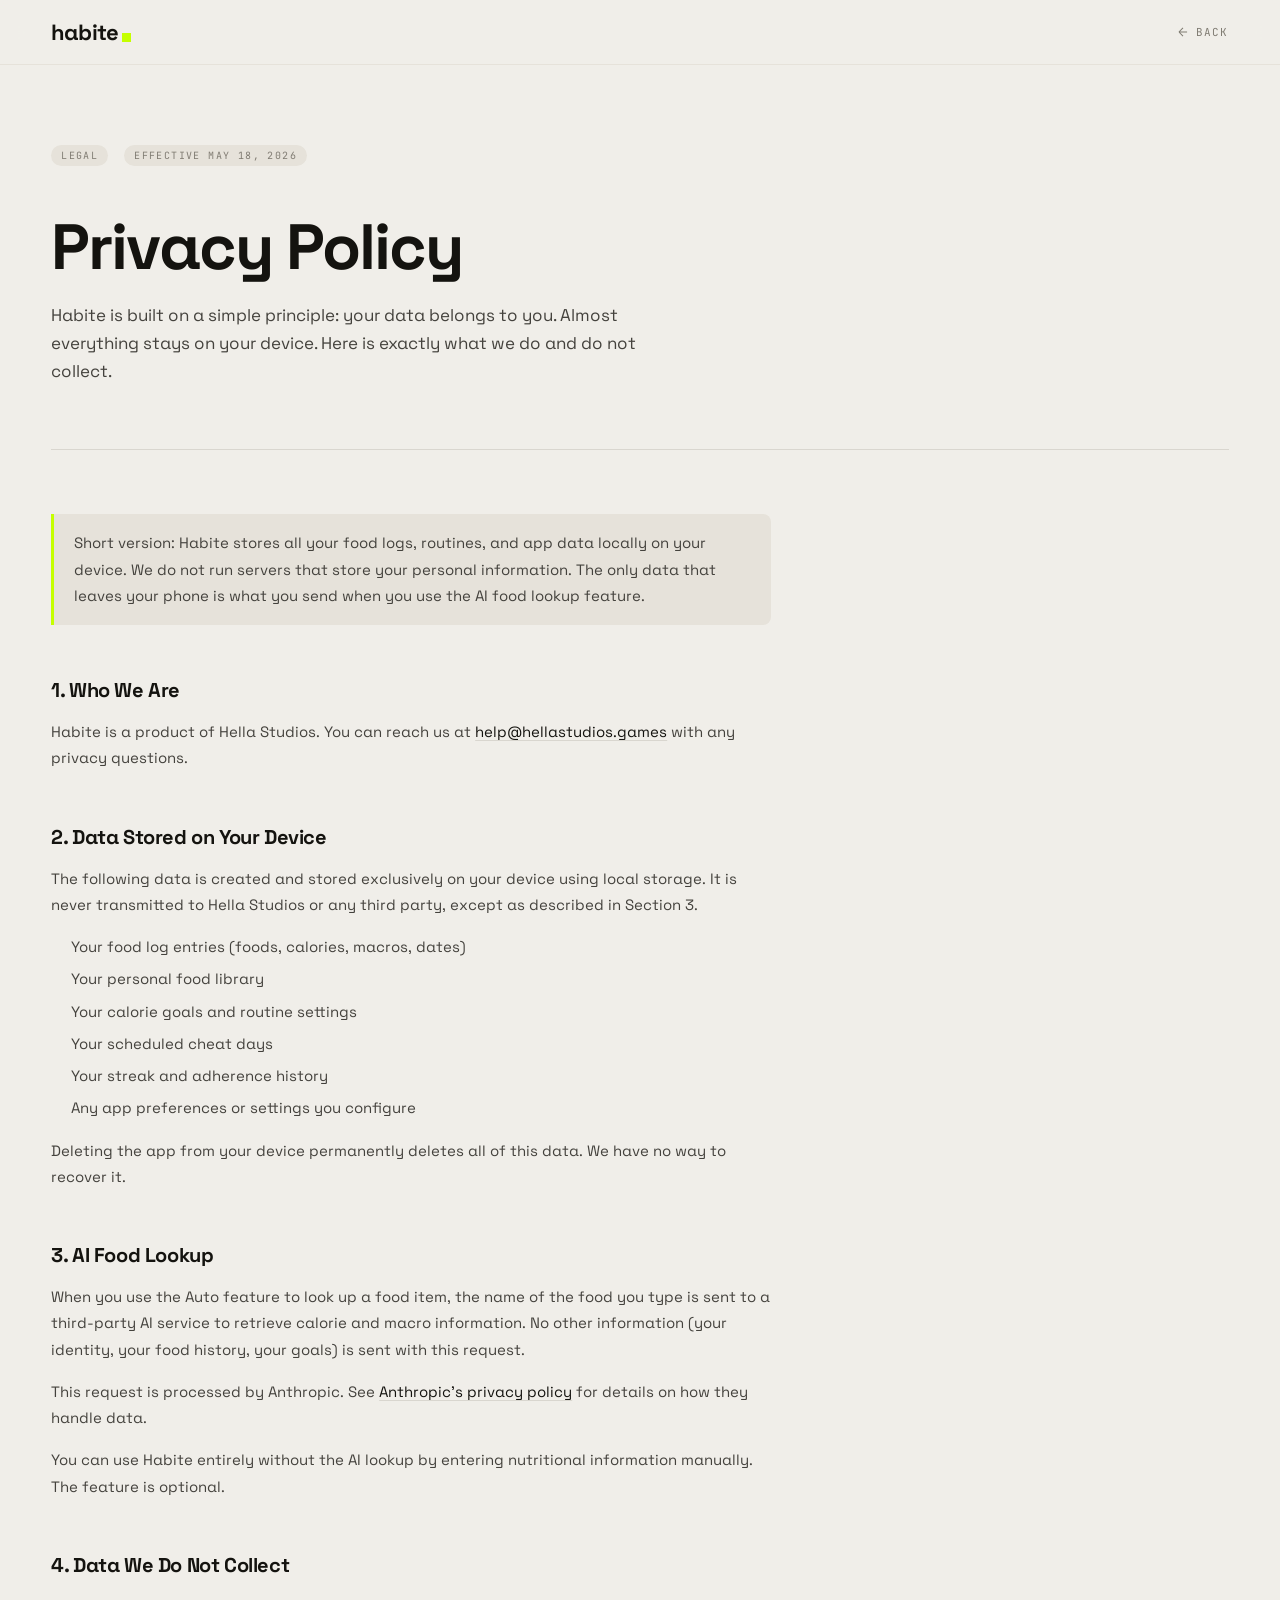
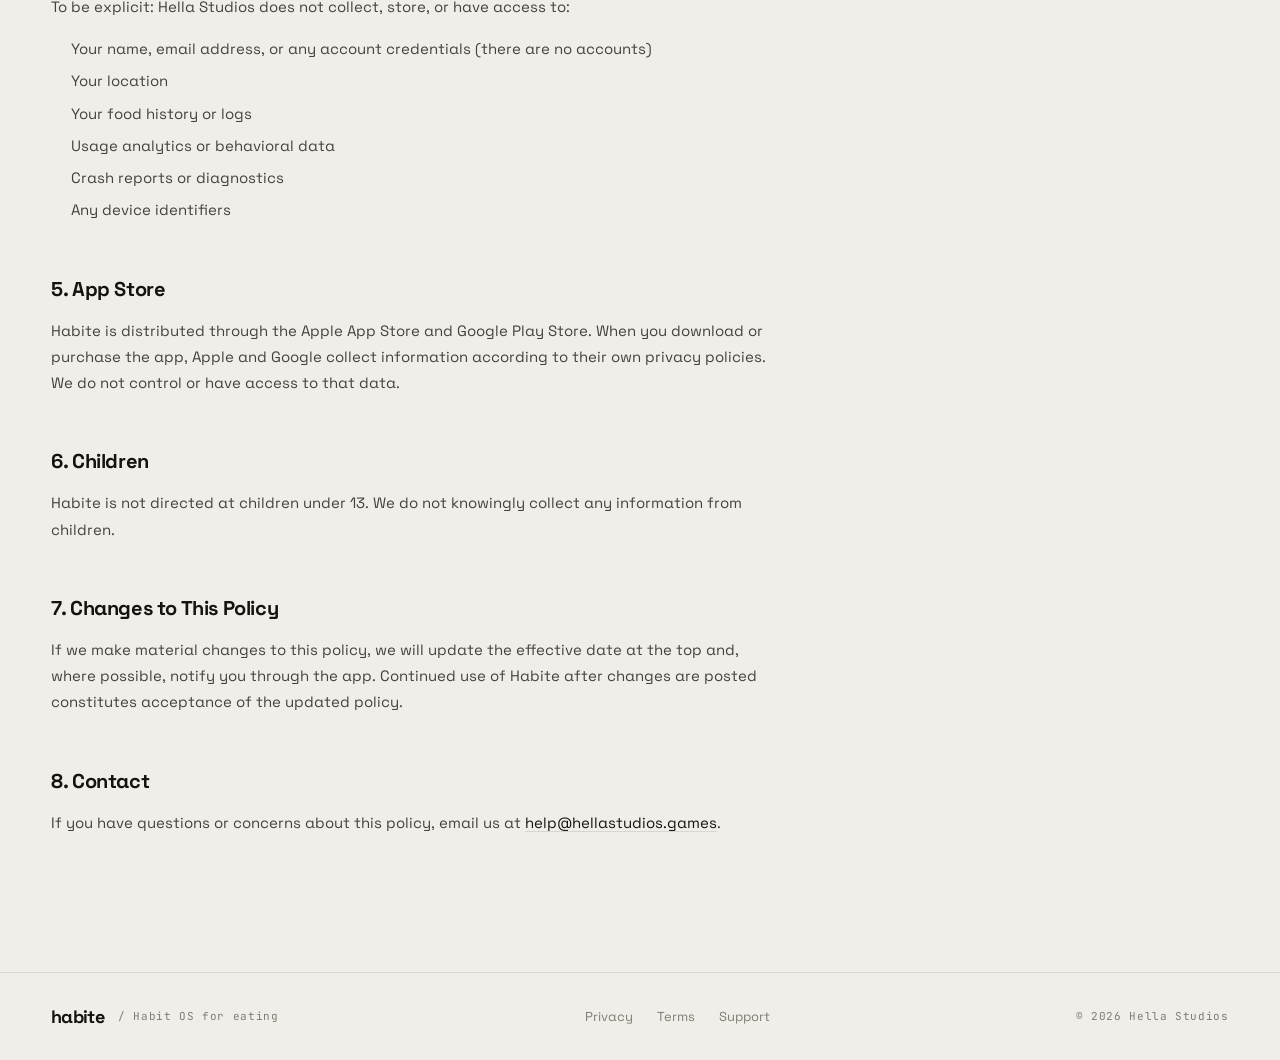
<file: habite/privacy.html>
<!DOCTYPE html>
<html lang="en">
<head>
<!-- Google tag (gtag.js) -->
<script async src="https://www.googletagmanager.com/gtag/js?id=G-3Z5BN2KLLE"></script>
<script>
  window.dataLayer = window.dataLayer || [];
  function gtag(){dataLayer.push(arguments);}
  gtag('js', new Date());
  gtag('config', 'G-3Z5BN2KLLE');
</script>
<meta charset="UTF-8">
<meta name="viewport" content="width=device-width, initial-scale=1.0">
<link rel="canonical" href="https://hellastudios.games/habite/privacy.html">
<title>Privacy Policy — Habite</title>
<link rel="stylesheet" href="../styles.css">
<style>
  :root {
    --paper:       #f0eee9;
    --paper-2:     #f5f3ee;
    --ink:         #14130f;
    --ink-2:       #44423d;
    --ink-3:       #807c73;
    --line:        #d9d6cf;
    --line-soft:   #e6e2da;
    --slab:        #0e0e0c;
    --slab-2:      #1a1a17;
    --slab-ink:    #f5f3ee;
    --lime:        #C5FF00;
  }

  body { background: var(--paper); color: var(--ink); font-family: var(--font-sans); font-feature-settings: "ss01","cv11"; }
  ::selection { background: var(--lime); color: var(--slab); }
  a { color: inherit; }
  button { font-family: inherit; }

  /* nav */
  nav.top {
    position: sticky; top: 0; z-index: 50;
    background: rgba(240,238,233,0.82);
    backdrop-filter: saturate(140%) blur(14px);
    -webkit-backdrop-filter: saturate(140%) blur(14px);
    border-bottom: 1px solid var(--line-soft);
  }
  nav.top .shell { display: flex; align-items: center; height: 64px; gap: 20px; }
  .logo { display: inline-flex; align-items: baseline; font-weight: 700; font-size: 22px; letter-spacing: -0.04em; gap: 2px; text-decoration: none; color: var(--ink); }
  .logo::after { content: ""; width: 9px; height: 9px; background: var(--lime); display: inline-block; margin-left: 2px; align-self: flex-end; margin-bottom: 4px; }
  nav.top .spacer { flex: 1; }
  .back-link { font-family: var(--font-mono); font-size: 11px; letter-spacing: 0.12em; text-transform: uppercase; color: var(--ink-3); text-decoration: none; display: inline-flex; align-items: center; gap: 6px; }
  .back-link:hover { color: var(--ink); }
  .back-link svg { flex-shrink: 0; }

  /* content */
  .legal-page { padding: 80px 0 120px; }
  .legal-page .meta-row { display: flex; align-items: center; gap: 16px; margin-bottom: 48px; }
  .legal-page .pill { font-family: var(--font-mono); font-size: 10px; letter-spacing: 0.14em; text-transform: uppercase; color: var(--ink-3); background: var(--line-soft); padding: 4px 10px; border-radius: 99px; }
  .legal-page h1 { font-size: clamp(36px, 5vw, 64px); font-weight: 700; letter-spacing: -0.03em; line-height: 1.05; margin: 0 0 20px; }
  .legal-page .lead { font-size: 17px; color: var(--ink-2); line-height: 1.65; max-width: 640px; margin: 0 0 64px; }
  .legal-divider { height: 1px; background: var(--line); margin: 0 0 64px; }

  .legal-body { max-width: 720px; }
  .legal-body h2 { font-size: 20px; font-weight: 700; letter-spacing: -0.02em; margin: 52px 0 16px; }
  .legal-body h2:first-child { margin-top: 0; }
  .legal-body p { font-size: 15px; line-height: 1.75; color: var(--ink-2); margin: 0 0 16px; }
  .legal-body ul { padding-left: 20px; margin: 0 0 16px; }
  .legal-body ul li { font-size: 15px; line-height: 1.75; color: var(--ink-2); margin-bottom: 6px; }
  .legal-body a { color: var(--ink); text-decoration: underline; text-decoration-color: var(--line); text-underline-offset: 3px; }
  .legal-body a:hover { text-decoration-color: var(--ink); }
  .legal-body .callout { background: var(--line-soft); border-left: 3px solid var(--lime); padding: 16px 20px; border-radius: 0 8px 8px 0; margin: 0 0 16px; }
  .legal-body .callout p { margin: 0; }
  .todo { background: #fffbe6; border-left: 3px solid #f5c400; padding: 14px 18px; border-radius: 0 8px 8px 0; font-size: 13px; color: #5a4a00; font-family: var(--font-mono); }

  /* footer */
  footer { border-top: 1px solid var(--line); padding: 32px 0; }
  footer .shell { display: flex; align-items: center; justify-content: space-between; gap: 24px; flex-wrap: wrap; }
  .footer-logo { font-weight: 700; font-size: 18px; letter-spacing: -0.04em; text-decoration: none; color: var(--ink); }
  .links { display: flex; gap: 24px; list-style: none; font-size: 13px; color: var(--ink-3); }
  .links a { text-decoration: none; }
  .links a:hover { color: var(--ink); }
  .meta { font-family: var(--font-mono); font-size: 11px; color: var(--ink-3); letter-spacing: 0.06em; }
</style>
</head>
<body>

<nav class="top">
  <div class="shell">
    <a class="logo" href="./">habite</a>
    <div class="spacer"></div>
    <a class="back-link" href="./">
      <svg width="14" height="14" fill="none" stroke="currentColor" stroke-width="1.8" viewBox="0 0 24 24"><path d="M19 12H5M5 12l7 7M5 12l7-7"/></svg>
      Back
    </a>
  </div>
</nav>

<main class="legal-page">
  <div class="shell">
    <div class="meta-row">
      <span class="pill">Legal</span>
      <span class="pill">Effective May 18, 2026</span>
    </div>
    <h1 class="display">Privacy Policy</h1>
    <p class="lead">Habite is built on a simple principle: your data belongs to you. Almost everything stays on your device. Here is exactly what we do and do not collect.</p>
    <div class="legal-divider"></div>

    <div class="legal-body">

      <div class="callout">
        <p>Short version: Habite stores all your food logs, routines, and app data locally on your device. We do not run servers that store your personal information. The only data that leaves your phone is what you send when you use the AI food lookup feature.</p>
      </div>

      <h2>1. Who We Are</h2>
      <p>Habite is a product of Hella Studios. You can reach us at <a href="mailto:help@hellastudios.games">help@hellastudios.games</a> with any privacy questions.</p>

      <h2>2. Data Stored on Your Device</h2>
      <p>The following data is created and stored exclusively on your device using local storage. It is never transmitted to Hella Studios or any third party, except as described in Section 3.</p>
      <ul>
        <li>Your food log entries (foods, calories, macros, dates)</li>
        <li>Your personal food library</li>
        <li>Your calorie goals and routine settings</li>
        <li>Your scheduled cheat days</li>
        <li>Your streak and adherence history</li>
        <li>Any app preferences or settings you configure</li>
      </ul>
      <p>Deleting the app from your device permanently deletes all of this data. We have no way to recover it.</p>

      <h2>3. AI Food Lookup</h2>
      <p>When you use the Auto feature to look up a food item, the name of the food you type is sent to a third-party AI service to retrieve calorie and macro information. No other information (your identity, your food history, your goals) is sent with this request.</p>
      <p>This request is processed by Anthropic. See <a href="https://www.anthropic.com/legal/privacy" target="_blank" rel="noopener">Anthropic's privacy policy</a> for details on how they handle data.</p>
      <p>You can use Habite entirely without the AI lookup by entering nutritional information manually. The feature is optional.</p>

      <h2>4. Data We Do Not Collect</h2>
      <p>To be explicit: Hella Studios does not collect, store, or have access to:</p>
      <ul>
        <li>Your name, email address, or any account credentials (there are no accounts)</li>
        <li>Your location</li>
        <li>Your food history or logs</li>
        <li>Usage analytics or behavioral data</li>
        <li>Crash reports or diagnostics</li>
        <li>Any device identifiers</li>
      </ul>

      <h2>5. App Store</h2>
      <p>Habite is distributed through the Apple App Store and Google Play Store. When you download or purchase the app, Apple and Google collect information according to their own privacy policies. We do not control or have access to that data.</p>

      <h2>6. Children</h2>
      <p>Habite is not directed at children under 13. We do not knowingly collect any information from children.</p>

      <h2>7. Changes to This Policy</h2>
      <p>If we make material changes to this policy, we will update the effective date at the top and, where possible, notify you through the app. Continued use of Habite after changes are posted constitutes acceptance of the updated policy.</p>

      <h2>8. Contact</h2>
      <p>If you have questions or concerns about this policy, email us at <a href="mailto:help@hellastudios.games">help@hellastudios.games</a>.</p>

    </div>
  </div>
</main>

<footer>
  <div class="shell row">
    <div style="display:flex;align-items:center;gap:14px;">
      <a class="footer-logo" href="./">habite</a>
      <span class="meta">/ Habit OS for eating</span>
    </div>
    <ul class="links">
      <li><a href="privacy.html">Privacy</a></li>
      <li><a href="terms.html">Terms</a></li>
      <li><a href="./" id="supportLink">Support</a></li>
    </ul>
    <span class="meta">&copy; 2026 Hella Studios</span>
  </div>
</footer>

</body>
</html>
</file>
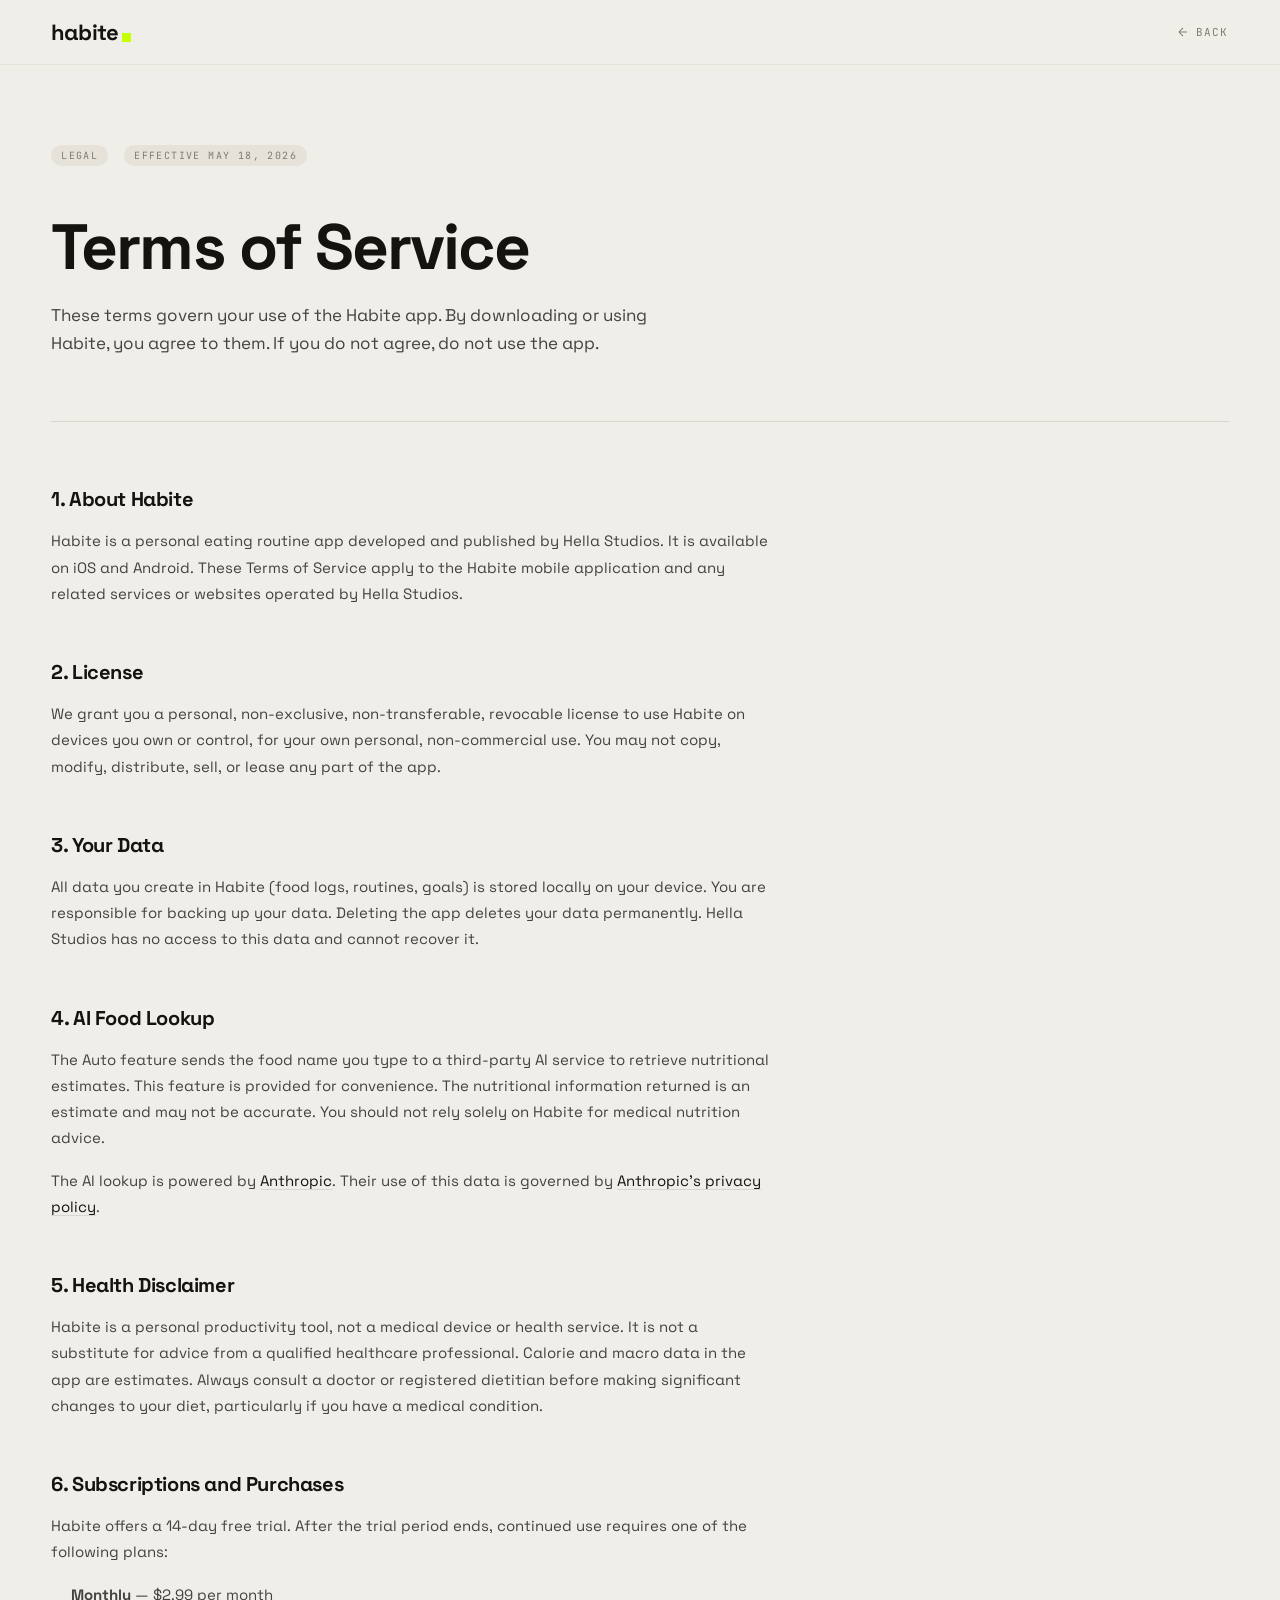
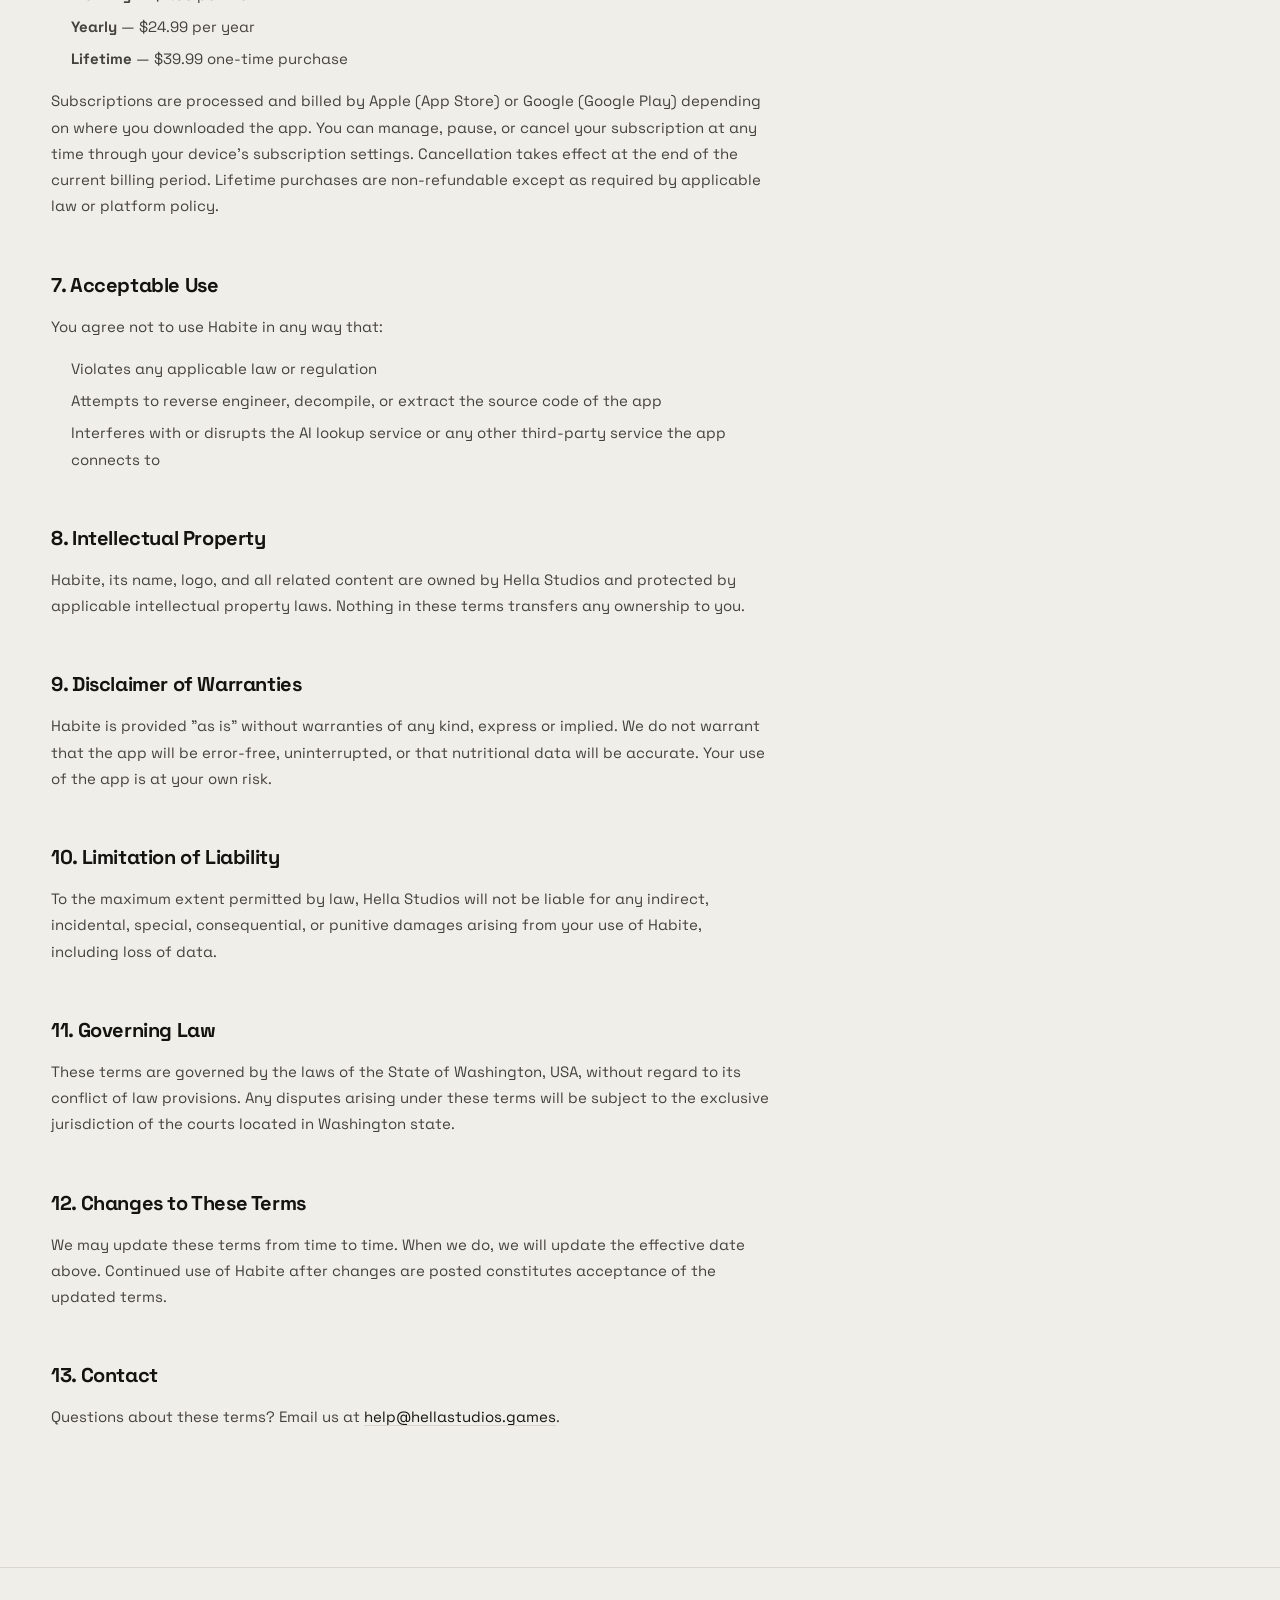
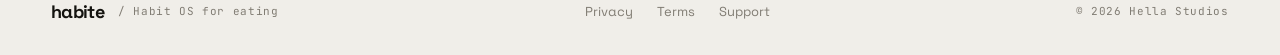
<file: habite/terms.html>
<!DOCTYPE html>
<html lang="en">
<head>
<!-- Google tag (gtag.js) -->
<script async src="https://www.googletagmanager.com/gtag/js?id=G-3Z5BN2KLLE"></script>
<script>
  window.dataLayer = window.dataLayer || [];
  function gtag(){dataLayer.push(arguments);}
  gtag('js', new Date());
  gtag('config', 'G-3Z5BN2KLLE');
</script>
<meta charset="UTF-8">
<meta name="viewport" content="width=device-width, initial-scale=1.0">
<link rel="canonical" href="https://hellastudios.games/habite/terms.html">
<title>Terms of Service — Habite</title>
<link rel="stylesheet" href="../styles.css">
<style>
  :root {
    --paper:       #f0eee9;
    --paper-2:     #f5f3ee;
    --ink:         #14130f;
    --ink-2:       #44423d;
    --ink-3:       #807c73;
    --line:        #d9d6cf;
    --line-soft:   #e6e2da;
    --slab:        #0e0e0c;
    --slab-2:      #1a1a17;
    --slab-ink:    #f5f3ee;
    --lime:        #C5FF00;
  }

  body { background: var(--paper); color: var(--ink); font-family: var(--font-sans); font-feature-settings: "ss01","cv11"; }
  ::selection { background: var(--lime); color: var(--slab); }
  a { color: inherit; }
  button { font-family: inherit; }

  /* nav */
  nav.top {
    position: sticky; top: 0; z-index: 50;
    background: rgba(240,238,233,0.82);
    backdrop-filter: saturate(140%) blur(14px);
    -webkit-backdrop-filter: saturate(140%) blur(14px);
    border-bottom: 1px solid var(--line-soft);
  }
  nav.top .shell { display: flex; align-items: center; height: 64px; gap: 20px; }
  .logo { display: inline-flex; align-items: baseline; font-weight: 700; font-size: 22px; letter-spacing: -0.04em; gap: 2px; text-decoration: none; color: var(--ink); }
  .logo::after { content: ""; width: 9px; height: 9px; background: var(--lime); display: inline-block; margin-left: 2px; align-self: flex-end; margin-bottom: 4px; }
  nav.top .spacer { flex: 1; }
  .back-link { font-family: var(--font-mono); font-size: 11px; letter-spacing: 0.12em; text-transform: uppercase; color: var(--ink-3); text-decoration: none; display: inline-flex; align-items: center; gap: 6px; }
  .back-link:hover { color: var(--ink); }
  .back-link svg { flex-shrink: 0; }

  /* content */
  .legal-page { padding: 80px 0 120px; }
  .legal-page .meta-row { display: flex; align-items: center; gap: 16px; margin-bottom: 48px; }
  .legal-page .pill { font-family: var(--font-mono); font-size: 10px; letter-spacing: 0.14em; text-transform: uppercase; color: var(--ink-3); background: var(--line-soft); padding: 4px 10px; border-radius: 99px; }
  .legal-page h1 { font-size: clamp(36px, 5vw, 64px); font-weight: 700; letter-spacing: -0.03em; line-height: 1.05; margin: 0 0 20px; }
  .legal-page .lead { font-size: 17px; color: var(--ink-2); line-height: 1.65; max-width: 640px; margin: 0 0 64px; }
  .legal-divider { height: 1px; background: var(--line); margin: 0 0 64px; }

  .legal-body { max-width: 720px; }
  .legal-body h2 { font-size: 20px; font-weight: 700; letter-spacing: -0.02em; margin: 52px 0 16px; }
  .legal-body h2:first-child { margin-top: 0; }
  .legal-body p { font-size: 15px; line-height: 1.75; color: var(--ink-2); margin: 0 0 16px; }
  .legal-body ul { padding-left: 20px; margin: 0 0 16px; }
  .legal-body ul li { font-size: 15px; line-height: 1.75; color: var(--ink-2); margin-bottom: 6px; }
  .legal-body a { color: var(--ink); text-decoration: underline; text-decoration-color: var(--line); text-underline-offset: 3px; }
  .legal-body a:hover { text-decoration-color: var(--ink); }
  .legal-body .callout { background: var(--line-soft); border-left: 3px solid var(--lime); padding: 16px 20px; border-radius: 0 8px 8px 0; margin: 0 0 16px; }
  .legal-body .callout p { margin: 0; }
  .todo { background: #fffbe6; border-left: 3px solid #f5c400; padding: 14px 18px; border-radius: 0 8px 8px 0; font-size: 13px; color: #5a4a00; font-family: var(--font-mono); }

  /* footer */
  footer { border-top: 1px solid var(--line); padding: 32px 0; }
  footer .shell { display: flex; align-items: center; justify-content: space-between; gap: 24px; flex-wrap: wrap; }
  .footer-logo { font-weight: 700; font-size: 18px; letter-spacing: -0.04em; text-decoration: none; color: var(--ink); }
  .links { display: flex; gap: 24px; list-style: none; font-size: 13px; color: var(--ink-3); }
  .links a { text-decoration: none; }
  .links a:hover { color: var(--ink); }
  .meta { font-family: var(--font-mono); font-size: 11px; color: var(--ink-3); letter-spacing: 0.06em; }
</style>
</head>
<body>

<nav class="top">
  <div class="shell">
    <a class="logo" href="./">habite</a>
    <div class="spacer"></div>
    <a class="back-link" href="./">
      <svg width="14" height="14" fill="none" stroke="currentColor" stroke-width="1.8" viewBox="0 0 24 24"><path d="M19 12H5M5 12l7 7M5 12l7-7"/></svg>
      Back
    </a>
  </div>
</nav>

<main class="legal-page">
  <div class="shell">
    <div class="meta-row">
      <span class="pill">Legal</span>
      <span class="pill">Effective May 18, 2026</span>
    </div>
    <h1 class="display">Terms of Service</h1>
    <p class="lead">These terms govern your use of the Habite app. By downloading or using Habite, you agree to them. If you do not agree, do not use the app.</p>
    <div class="legal-divider"></div>

    <div class="legal-body">

      <h2>1. About Habite</h2>
      <p>Habite is a personal eating routine app developed and published by Hella Studios. It is available on iOS and Android. These Terms of Service apply to the Habite mobile application and any related services or websites operated by Hella Studios.</p>

      <h2>2. License</h2>
      <p>We grant you a personal, non-exclusive, non-transferable, revocable license to use Habite on devices you own or control, for your own personal, non-commercial use. You may not copy, modify, distribute, sell, or lease any part of the app.</p>

      <h2>3. Your Data</h2>
      <p>All data you create in Habite (food logs, routines, goals) is stored locally on your device. You are responsible for backing up your data. Deleting the app deletes your data permanently. Hella Studios has no access to this data and cannot recover it.</p>

      <h2>4. AI Food Lookup</h2>
      <p>The Auto feature sends the food name you type to a third-party AI service to retrieve nutritional estimates. This feature is provided for convenience. The nutritional information returned is an estimate and may not be accurate. You should not rely solely on Habite for medical nutrition advice.</p>
      <p>The AI lookup is powered by <a href="https://www.anthropic.com" target="_blank" rel="noopener">Anthropic</a>. Their use of this data is governed by <a href="https://www.anthropic.com/legal/privacy" target="_blank" rel="noopener">Anthropic's privacy policy</a>.</p>

      <h2>5. Health Disclaimer</h2>
      <p>Habite is a personal productivity tool, not a medical device or health service. It is not a substitute for advice from a qualified healthcare professional. Calorie and macro data in the app are estimates. Always consult a doctor or registered dietitian before making significant changes to your diet, particularly if you have a medical condition.</p>

      <h2>6. Subscriptions and Purchases</h2>
      <p>Habite offers a 14-day free trial. After the trial period ends, continued use requires one of the following plans:</p>
      <ul>
        <li><strong>Monthly</strong> — $2.99 per month</li>
        <li><strong>Yearly</strong> — $24.99 per year</li>
        <li><strong>Lifetime</strong> — $39.99 one-time purchase</li>
      </ul>
      <p>Subscriptions are processed and billed by Apple (App Store) or Google (Google Play) depending on where you downloaded the app. You can manage, pause, or cancel your subscription at any time through your device's subscription settings. Cancellation takes effect at the end of the current billing period. Lifetime purchases are non-refundable except as required by applicable law or platform policy.</p>

      <h2>7. Acceptable Use</h2>
      <p>You agree not to use Habite in any way that:</p>
      <ul>
        <li>Violates any applicable law or regulation</li>
        <li>Attempts to reverse engineer, decompile, or extract the source code of the app</li>
        <li>Interferes with or disrupts the AI lookup service or any other third-party service the app connects to</li>
      </ul>

      <h2>8. Intellectual Property</h2>
      <p>Habite, its name, logo, and all related content are owned by Hella Studios and protected by applicable intellectual property laws. Nothing in these terms transfers any ownership to you.</p>

      <h2>9. Disclaimer of Warranties</h2>
      <p>Habite is provided "as is" without warranties of any kind, express or implied. We do not warrant that the app will be error-free, uninterrupted, or that nutritional data will be accurate. Your use of the app is at your own risk.</p>

      <h2>10. Limitation of Liability</h2>
      <p>To the maximum extent permitted by law, Hella Studios will not be liable for any indirect, incidental, special, consequential, or punitive damages arising from your use of Habite, including loss of data.</p>

      <h2>11. Governing Law</h2>
      <p>These terms are governed by the laws of the State of Washington, USA, without regard to its conflict of law provisions. Any disputes arising under these terms will be subject to the exclusive jurisdiction of the courts located in Washington state.</p>

      <h2>12. Changes to These Terms</h2>
      <p>We may update these terms from time to time. When we do, we will update the effective date above. Continued use of Habite after changes are posted constitutes acceptance of the updated terms.</p>

      <h2>13. Contact</h2>
      <p>Questions about these terms? Email us at <a href="mailto:help@hellastudios.games">help@hellastudios.games</a>.</p>

    </div>
  </div>
</main>

<footer>
  <div class="shell row">
    <div style="display:flex;align-items:center;gap:14px;">
      <a class="footer-logo" href="./">habite</a>
      <span class="meta">/ Habit OS for eating</span>
    </div>
    <ul class="links">
      <li><a href="privacy.html">Privacy</a></li>
      <li><a href="terms.html">Terms</a></li>
      <li><a href="./" id="supportLink">Support</a></li>
    </ul>
    <span class="meta">&copy; 2026 Hella Studios</span>
  </div>
</footer>

</body>
</html>
</file>
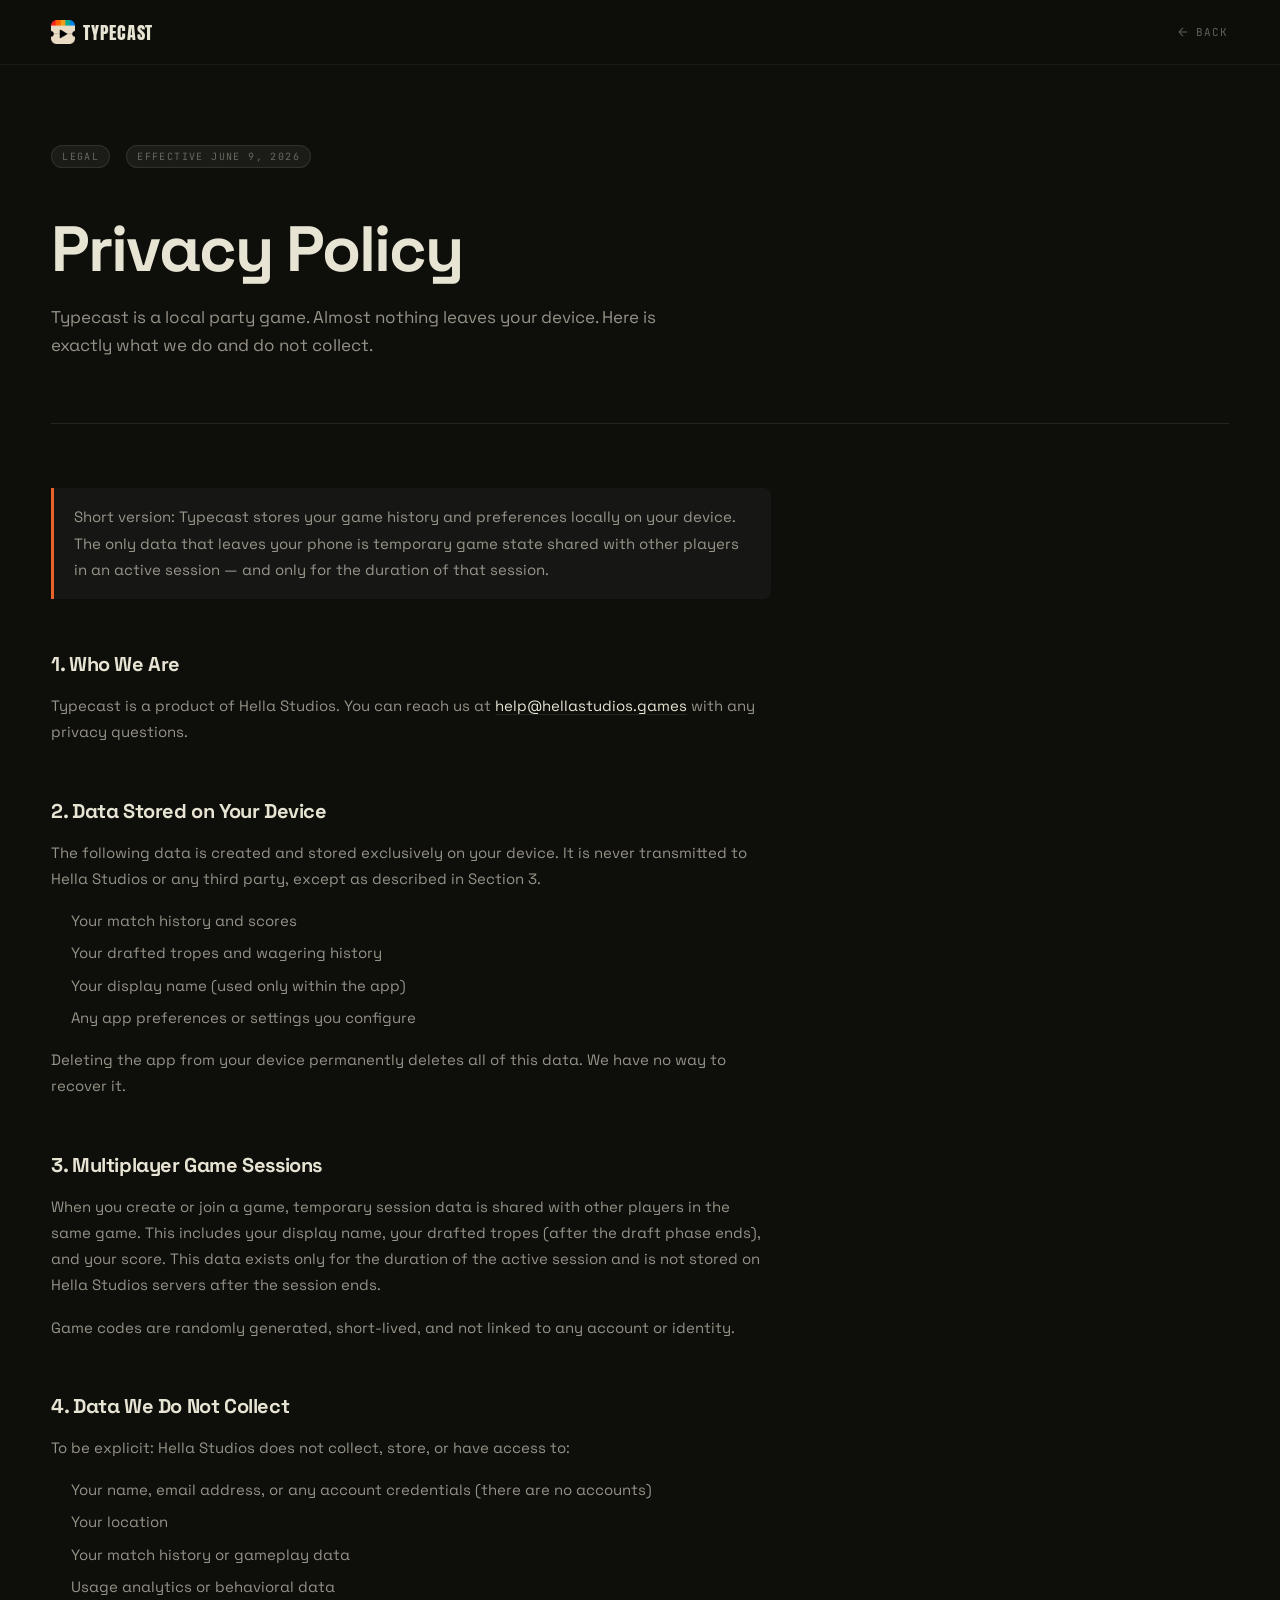
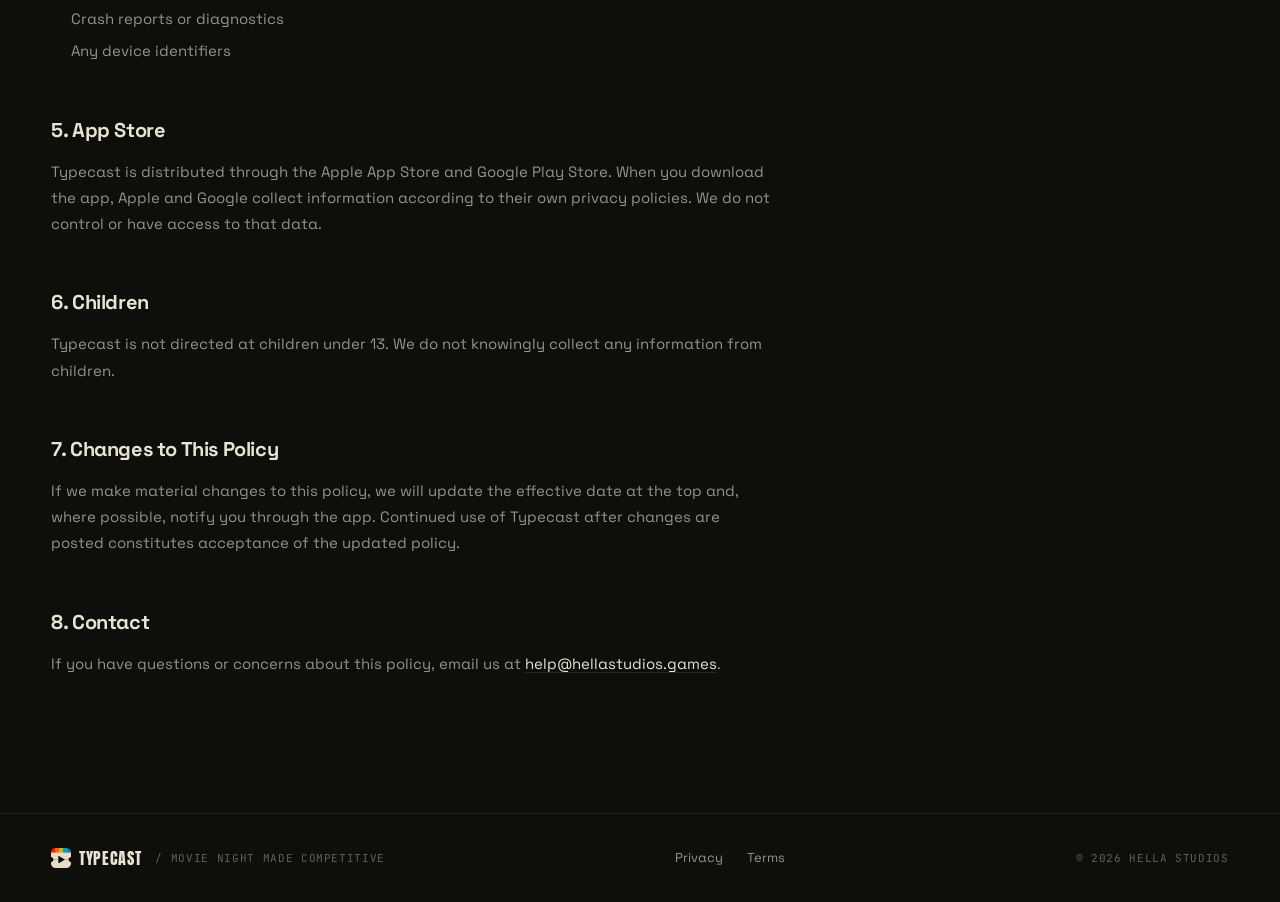
<file: typecast/privacy.html>
<!DOCTYPE html>
<html lang="en">
<head>
<!-- Google tag (gtag.js) -->
<script async src="https://www.googletagmanager.com/gtag/js?id=G-3Z5BN2KLLE"></script>
<script>
  window.dataLayer = window.dataLayer || [];
  function gtag(){dataLayer.push(arguments);}
  gtag('js', new Date());
  gtag('config', 'G-3Z5BN2KLLE');
</script>
<meta charset="UTF-8">
<meta name="viewport" content="width=device-width, initial-scale=1.0">
<link rel="canonical" href="https://hellastudios.games/typecast/privacy.html">
<title>Privacy Policy — Typecast</title>
<link rel="stylesheet" href="../styles.css">
<link href="https://fonts.googleapis.com/css2?family=Anton&display=swap" rel="stylesheet">
<style>
  :root {
    --paper:       #0e0e0b;
    --paper-2:     #141411;
    --ink:         #e8e4d4;
    --ink-2:       rgba(232,228,212,0.62);
    --ink-3:       rgba(232,228,212,0.38);
    --line:        rgba(232,228,212,0.10);
    --line-soft:   rgba(232,228,212,0.06);
    --tangerine:   #E8622A;
  }

  body { background: var(--paper); color: var(--ink); font-family: var(--font-sans); font-feature-settings: "ss01","cv11"; }
  ::selection { background: var(--tangerine); color: #fff; }
  a { color: inherit; }

  /* nav */
  nav.top {
    position: sticky; top: 0; z-index: 50;
    background: rgba(14,14,11,0.88);
    backdrop-filter: saturate(140%) blur(14px);
    -webkit-backdrop-filter: saturate(140%) blur(14px);
    border-bottom: 1px solid var(--line-soft);
  }
  nav.top .shell { display: flex; align-items: center; height: 64px; gap: 20px; }
  .logo { display: inline-flex; align-items: center; gap: 8px; text-decoration: none; }
  .logo-text { font-family: 'Anton', var(--font-sans); font-size: 18px; letter-spacing: 0.04em; text-transform: uppercase; color: var(--ink); font-weight: 400; }
  nav.top .spacer { flex: 1; }
  .back-link { font-family: var(--font-mono); font-size: 11px; letter-spacing: 0.12em; text-transform: uppercase; color: var(--ink-3); text-decoration: none; display: inline-flex; align-items: center; gap: 6px; }
  .back-link:hover { color: var(--ink); }
  .back-link svg { flex-shrink: 0; }

  /* content */
  .legal-page { padding: 80px 0 120px; }
  .legal-page .meta-row { display: flex; align-items: center; gap: 16px; margin-bottom: 48px; }
  .legal-page .pill { font-family: var(--font-mono); font-size: 10px; letter-spacing: 0.14em; text-transform: uppercase; color: var(--ink-3); background: rgba(232,228,212,0.06); padding: 4px 10px; border-radius: 99px; border: 1px solid var(--line); }
  .legal-page h1 { font-size: clamp(36px, 5vw, 64px); font-weight: 700; letter-spacing: -0.03em; line-height: 1.05; margin: 0 0 20px; }
  .legal-page .lead { font-size: 17px; color: var(--ink-2); line-height: 1.65; max-width: 640px; margin: 0 0 64px; }
  .legal-divider { height: 1px; background: var(--line); margin: 0 0 64px; }

  .legal-body { max-width: 720px; }
  .legal-body h2 { font-size: 20px; font-weight: 700; letter-spacing: -0.02em; margin: 52px 0 16px; color: var(--ink); }
  .legal-body h2:first-child { margin-top: 0; }
  .legal-body p { font-size: 15px; line-height: 1.75; color: var(--ink-2); margin: 0 0 16px; }
  .legal-body ul { padding-left: 20px; margin: 0 0 16px; }
  .legal-body ul li { font-size: 15px; line-height: 1.75; color: var(--ink-2); margin-bottom: 6px; }
  .legal-body a { color: var(--ink); text-decoration: underline; text-decoration-color: var(--line); text-underline-offset: 3px; }
  .legal-body a:hover { text-decoration-color: var(--ink); }
  .legal-body .callout { background: rgba(232,228,212,0.04); border-left: 3px solid var(--tangerine); padding: 16px 20px; border-radius: 0 8px 8px 0; margin: 0 0 16px; }
  .legal-body .callout p { margin: 0; }

  /* footer */
  footer { border-top: 1px solid var(--line); padding: 32px 0; }
  footer .shell { display: flex; align-items: center; justify-content: space-between; gap: 24px; flex-wrap: wrap; }
  .footer-wordmark { font-family: var(--font-mono); font-size: 13px; letter-spacing: 0.12em; text-transform: uppercase; color: var(--ink); text-decoration: none; }
  .links { display: flex; gap: 24px; list-style: none; font-size: 13px; color: var(--ink-2); }
  .links a { text-decoration: none; }
  .links a:hover { color: var(--ink); }
  .meta { font-family: var(--font-mono); font-size: 11px; color: var(--ink-3); letter-spacing: 0.06em; text-transform: uppercase; }
</style>
</head>
<body>

<nav class="top">
  <div class="shell">
    <a class="logo" href="./"><img src="../assets/typecast/typecast-icon.png" alt="Typecast" height="24" style="display:block;"><span class="logo-text">Typecast</span></a>
    <div class="spacer"></div>
    <a class="back-link" href="./">
      <svg width="14" height="14" fill="none" stroke="currentColor" stroke-width="1.8" viewBox="0 0 24 24"><path d="M19 12H5M5 12l7 7M5 12l7-7"/></svg>
      Back
    </a>
  </div>
</nav>

<main class="legal-page">
  <div class="shell">
    <div class="meta-row">
      <span class="pill">Legal</span>
      <span class="pill">Effective June 9, 2026</span>
    </div>
    <h1>Privacy Policy</h1>
    <p class="lead">Typecast is a local party game. Almost nothing leaves your device. Here is exactly what we do and do not collect.</p>
    <div class="legal-divider"></div>

    <div class="legal-body">

      <div class="callout">
        <p>Short version: Typecast stores your game history and preferences locally on your device. The only data that leaves your phone is temporary game state shared with other players in an active session — and only for the duration of that session.</p>
      </div>

      <h2>1. Who We Are</h2>
      <p>Typecast is a product of Hella Studios. You can reach us at <a href="mailto:help@hellastudios.games">help@hellastudios.games</a> with any privacy questions.</p>

      <h2>2. Data Stored on Your Device</h2>
      <p>The following data is created and stored exclusively on your device. It is never transmitted to Hella Studios or any third party, except as described in Section 3.</p>
      <ul>
        <li>Your match history and scores</li>
        <li>Your drafted tropes and wagering history</li>
        <li>Your display name (used only within the app)</li>
        <li>Any app preferences or settings you configure</li>
      </ul>
      <p>Deleting the app from your device permanently deletes all of this data. We have no way to recover it.</p>

      <h2>3. Multiplayer Game Sessions</h2>
      <p>When you create or join a game, temporary session data is shared with other players in the same game. This includes your display name, your drafted tropes (after the draft phase ends), and your score. This data exists only for the duration of the active session and is not stored on Hella Studios servers after the session ends.</p>
      <p>Game codes are randomly generated, short-lived, and not linked to any account or identity.</p>

      <h2>4. Data We Do Not Collect</h2>
      <p>To be explicit: Hella Studios does not collect, store, or have access to:</p>
      <ul>
        <li>Your name, email address, or any account credentials (there are no accounts)</li>
        <li>Your location</li>
        <li>Your match history or gameplay data</li>
        <li>Usage analytics or behavioral data</li>
        <li>Crash reports or diagnostics</li>
        <li>Any device identifiers</li>
      </ul>

      <h2>5. App Store</h2>
      <p>Typecast is distributed through the Apple App Store and Google Play Store. When you download the app, Apple and Google collect information according to their own privacy policies. We do not control or have access to that data.</p>

      <h2>6. Children</h2>
      <p>Typecast is not directed at children under 13. We do not knowingly collect any information from children.</p>

      <h2>7. Changes to This Policy</h2>
      <p>If we make material changes to this policy, we will update the effective date at the top and, where possible, notify you through the app. Continued use of Typecast after changes are posted constitutes acceptance of the updated policy.</p>

      <h2>8. Contact</h2>
      <p>If you have questions or concerns about this policy, email us at <a href="mailto:help@hellastudios.games">help@hellastudios.games</a>.</p>

    </div>
  </div>
</main>

<footer>
  <div class="shell">
    <div style="display:flex;align-items:center;gap:14px;">
      <a class="footer-wordmark" href="./" style="display:inline-flex;align-items:center;gap:8px;text-decoration:none;"><img src="../assets/typecast/typecast-icon.png" alt="Typecast" height="20" style="display:block;"><span style="font-family:'Anton',var(--font-sans);font-size:16px;letter-spacing:0.04em;text-transform:uppercase;color:var(--ink);font-weight:400;">Typecast</span></a>
      <span class="meta">/ Movie night made competitive</span>
    </div>
    <ul class="links">
      <li><a href="privacy.html">Privacy</a></li>
      <li><a href="terms.html">Terms</a></li>
    </ul>
    <span class="meta">&copy; 2026 Hella Studios</span>
  </div>
</footer>

</body>
</html>
</file>
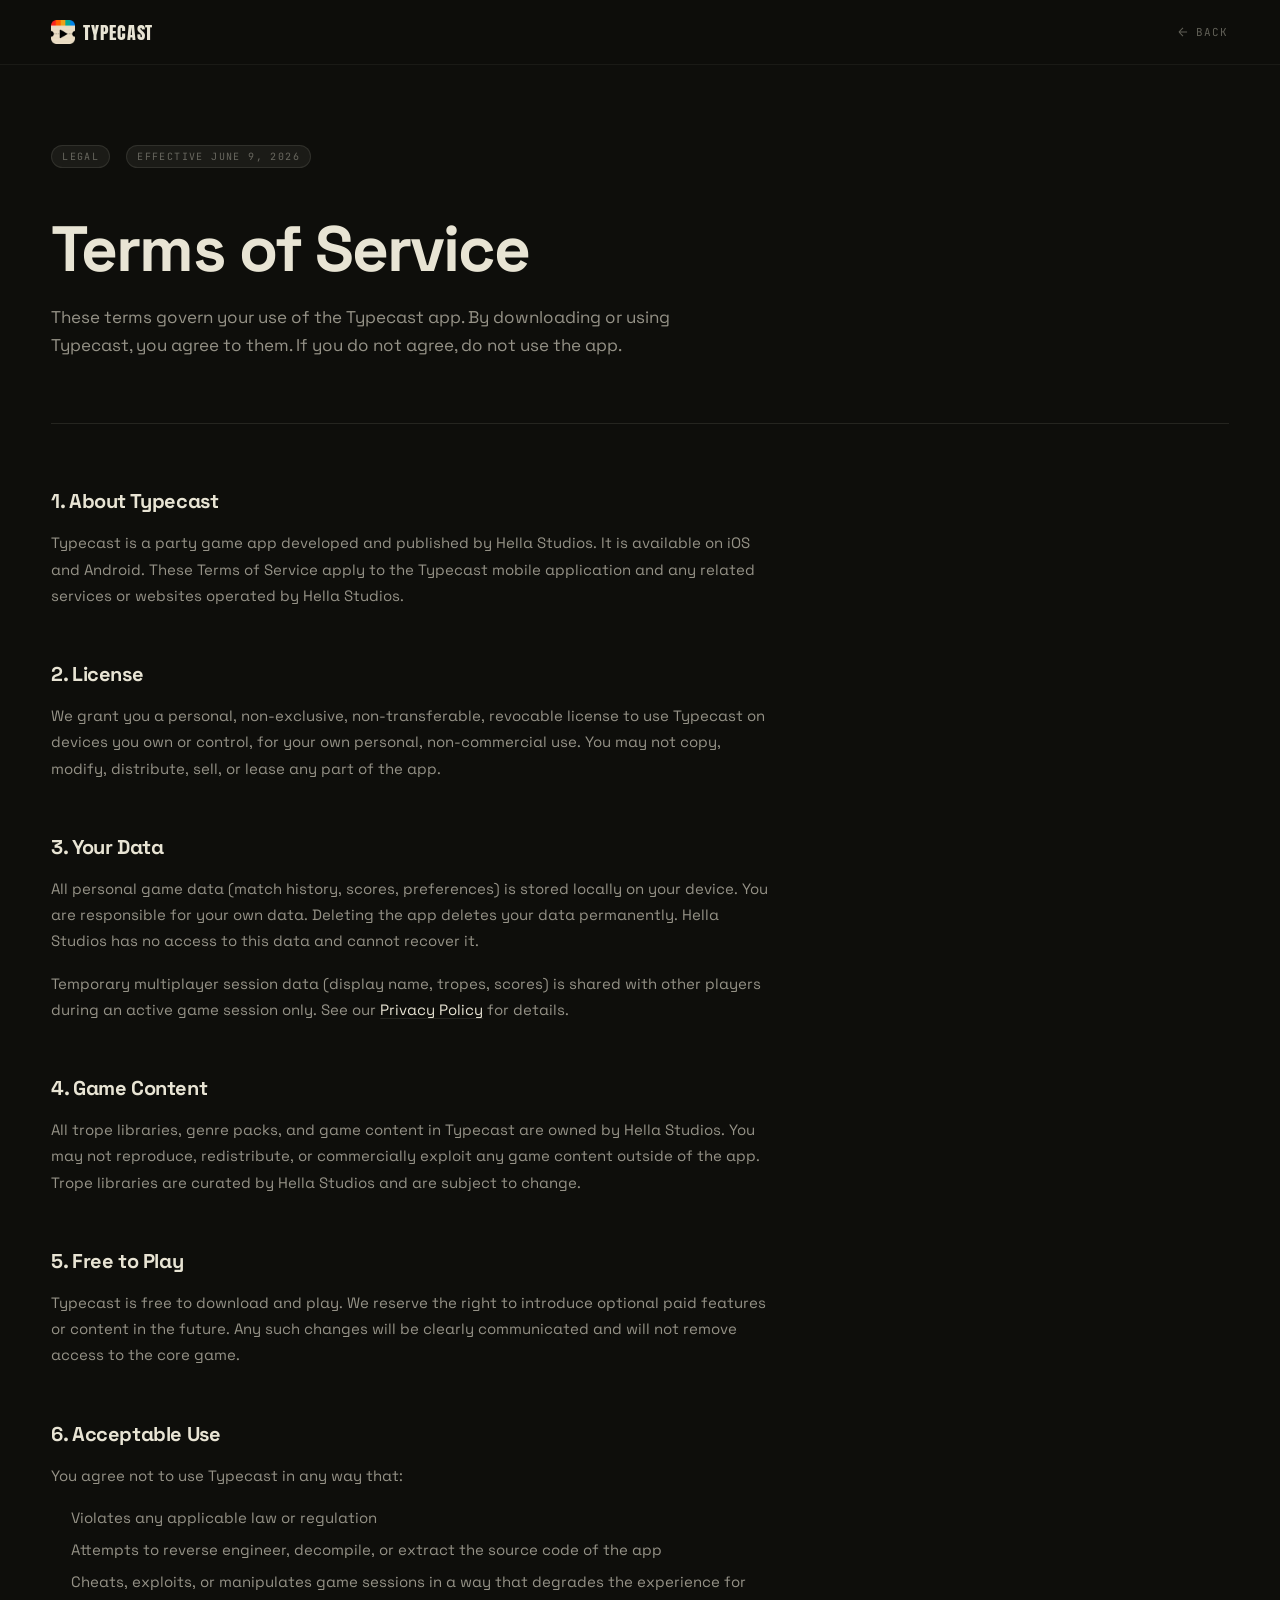
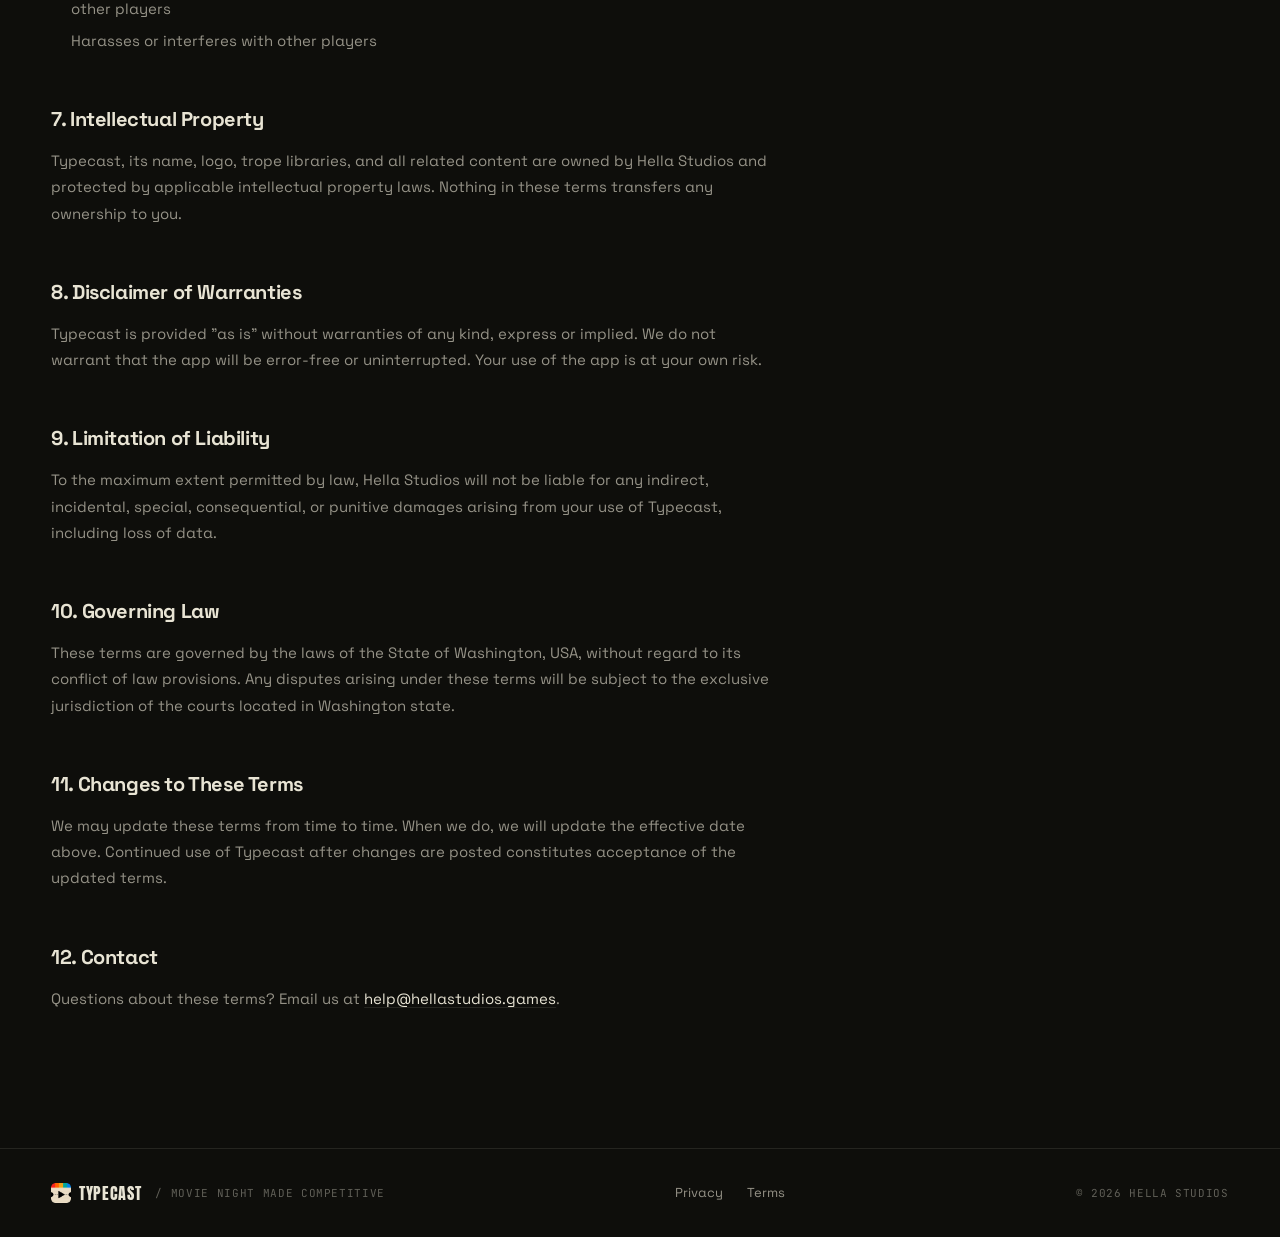
<file: typecast/terms.html>
<!DOCTYPE html>
<html lang="en">
<head>
<!-- Google tag (gtag.js) -->
<script async src="https://www.googletagmanager.com/gtag/js?id=G-3Z5BN2KLLE"></script>
<script>
  window.dataLayer = window.dataLayer || [];
  function gtag(){dataLayer.push(arguments);}
  gtag('js', new Date());
  gtag('config', 'G-3Z5BN2KLLE');
</script>
<meta charset="UTF-8">
<meta name="viewport" content="width=device-width, initial-scale=1.0">
<link rel="canonical" href="https://hellastudios.games/typecast/terms.html">
<title>Terms of Service — Typecast</title>
<link rel="stylesheet" href="../styles.css">
<link href="https://fonts.googleapis.com/css2?family=Anton&display=swap" rel="stylesheet">
<style>
  :root {
    --paper:       #0e0e0b;
    --paper-2:     #141411;
    --ink:         #e8e4d4;
    --ink-2:       rgba(232,228,212,0.62);
    --ink-3:       rgba(232,228,212,0.38);
    --line:        rgba(232,228,212,0.10);
    --line-soft:   rgba(232,228,212,0.06);
    --tangerine:   #E8622A;
  }

  body { background: var(--paper); color: var(--ink); font-family: var(--font-sans); font-feature-settings: "ss01","cv11"; }
  ::selection { background: var(--tangerine); color: #fff; }
  a { color: inherit; }

  /* nav */
  nav.top {
    position: sticky; top: 0; z-index: 50;
    background: rgba(14,14,11,0.88);
    backdrop-filter: saturate(140%) blur(14px);
    -webkit-backdrop-filter: saturate(140%) blur(14px);
    border-bottom: 1px solid var(--line-soft);
  }
  nav.top .shell { display: flex; align-items: center; height: 64px; gap: 20px; }
  .logo { display: inline-flex; align-items: center; gap: 8px; text-decoration: none; }
  .logo-text { font-family: 'Anton', var(--font-sans); font-size: 18px; letter-spacing: 0.04em; text-transform: uppercase; color: var(--ink); font-weight: 400; }
  nav.top .spacer { flex: 1; }
  .back-link { font-family: var(--font-mono); font-size: 11px; letter-spacing: 0.12em; text-transform: uppercase; color: var(--ink-3); text-decoration: none; display: inline-flex; align-items: center; gap: 6px; }
  .back-link:hover { color: var(--ink); }
  .back-link svg { flex-shrink: 0; }

  /* content */
  .legal-page { padding: 80px 0 120px; }
  .legal-page .meta-row { display: flex; align-items: center; gap: 16px; margin-bottom: 48px; }
  .legal-page .pill { font-family: var(--font-mono); font-size: 10px; letter-spacing: 0.14em; text-transform: uppercase; color: var(--ink-3); background: rgba(232,228,212,0.06); padding: 4px 10px; border-radius: 99px; border: 1px solid var(--line); }
  .legal-page h1 { font-size: clamp(36px, 5vw, 64px); font-weight: 700; letter-spacing: -0.03em; line-height: 1.05; margin: 0 0 20px; }
  .legal-page .lead { font-size: 17px; color: var(--ink-2); line-height: 1.65; max-width: 640px; margin: 0 0 64px; }
  .legal-divider { height: 1px; background: var(--line); margin: 0 0 64px; }

  .legal-body { max-width: 720px; }
  .legal-body h2 { font-size: 20px; font-weight: 700; letter-spacing: -0.02em; margin: 52px 0 16px; color: var(--ink); }
  .legal-body h2:first-child { margin-top: 0; }
  .legal-body p { font-size: 15px; line-height: 1.75; color: var(--ink-2); margin: 0 0 16px; }
  .legal-body ul { padding-left: 20px; margin: 0 0 16px; }
  .legal-body ul li { font-size: 15px; line-height: 1.75; color: var(--ink-2); margin-bottom: 6px; }
  .legal-body a { color: var(--ink); text-decoration: underline; text-decoration-color: var(--line); text-underline-offset: 3px; }
  .legal-body a:hover { text-decoration-color: var(--ink); }
  .legal-body .callout { background: rgba(232,228,212,0.04); border-left: 3px solid var(--tangerine); padding: 16px 20px; border-radius: 0 8px 8px 0; margin: 0 0 16px; }
  .legal-body .callout p { margin: 0; }

  /* footer */
  footer { border-top: 1px solid var(--line); padding: 32px 0; }
  footer .shell { display: flex; align-items: center; justify-content: space-between; gap: 24px; flex-wrap: wrap; }
  .footer-wordmark { font-family: var(--font-mono); font-size: 13px; letter-spacing: 0.12em; text-transform: uppercase; color: var(--ink); text-decoration: none; }
  .links { display: flex; gap: 24px; list-style: none; font-size: 13px; color: var(--ink-2); }
  .links a { text-decoration: none; }
  .links a:hover { color: var(--ink); }
  .meta { font-family: var(--font-mono); font-size: 11px; color: var(--ink-3); letter-spacing: 0.06em; text-transform: uppercase; }
</style>
</head>
<body>

<nav class="top">
  <div class="shell">
    <a class="logo" href="./"><img src="../assets/typecast/typecast-icon.png" alt="Typecast" height="24" style="display:block;"><span class="logo-text">Typecast</span></a>
    <div class="spacer"></div>
    <a class="back-link" href="./">
      <svg width="14" height="14" fill="none" stroke="currentColor" stroke-width="1.8" viewBox="0 0 24 24"><path d="M19 12H5M5 12l7 7M5 12l7-7"/></svg>
      Back
    </a>
  </div>
</nav>

<main class="legal-page">
  <div class="shell">
    <div class="meta-row">
      <span class="pill">Legal</span>
      <span class="pill">Effective June 9, 2026</span>
    </div>
    <h1>Terms of Service</h1>
    <p class="lead">These terms govern your use of the Typecast app. By downloading or using Typecast, you agree to them. If you do not agree, do not use the app.</p>
    <div class="legal-divider"></div>

    <div class="legal-body">

      <h2>1. About Typecast</h2>
      <p>Typecast is a party game app developed and published by Hella Studios. It is available on iOS and Android. These Terms of Service apply to the Typecast mobile application and any related services or websites operated by Hella Studios.</p>

      <h2>2. License</h2>
      <p>We grant you a personal, non-exclusive, non-transferable, revocable license to use Typecast on devices you own or control, for your own personal, non-commercial use. You may not copy, modify, distribute, sell, or lease any part of the app.</p>

      <h2>3. Your Data</h2>
      <p>All personal game data (match history, scores, preferences) is stored locally on your device. You are responsible for your own data. Deleting the app deletes your data permanently. Hella Studios has no access to this data and cannot recover it.</p>
      <p>Temporary multiplayer session data (display name, tropes, scores) is shared with other players during an active game session only. See our <a href="privacy.html">Privacy Policy</a> for details.</p>

      <h2>4. Game Content</h2>
      <p>All trope libraries, genre packs, and game content in Typecast are owned by Hella Studios. You may not reproduce, redistribute, or commercially exploit any game content outside of the app. Trope libraries are curated by Hella Studios and are subject to change.</p>

      <h2>5. Free to Play</h2>
      <p>Typecast is free to download and play. We reserve the right to introduce optional paid features or content in the future. Any such changes will be clearly communicated and will not remove access to the core game.</p>

      <h2>6. Acceptable Use</h2>
      <p>You agree not to use Typecast in any way that:</p>
      <ul>
        <li>Violates any applicable law or regulation</li>
        <li>Attempts to reverse engineer, decompile, or extract the source code of the app</li>
        <li>Cheats, exploits, or manipulates game sessions in a way that degrades the experience for other players</li>
        <li>Harasses or interferes with other players</li>
      </ul>

      <h2>7. Intellectual Property</h2>
      <p>Typecast, its name, logo, trope libraries, and all related content are owned by Hella Studios and protected by applicable intellectual property laws. Nothing in these terms transfers any ownership to you.</p>

      <h2>8. Disclaimer of Warranties</h2>
      <p>Typecast is provided "as is" without warranties of any kind, express or implied. We do not warrant that the app will be error-free or uninterrupted. Your use of the app is at your own risk.</p>

      <h2>9. Limitation of Liability</h2>
      <p>To the maximum extent permitted by law, Hella Studios will not be liable for any indirect, incidental, special, consequential, or punitive damages arising from your use of Typecast, including loss of data.</p>

      <h2>10. Governing Law</h2>
      <p>These terms are governed by the laws of the State of Washington, USA, without regard to its conflict of law provisions. Any disputes arising under these terms will be subject to the exclusive jurisdiction of the courts located in Washington state.</p>

      <h2>11. Changes to These Terms</h2>
      <p>We may update these terms from time to time. When we do, we will update the effective date above. Continued use of Typecast after changes are posted constitutes acceptance of the updated terms.</p>

      <h2>12. Contact</h2>
      <p>Questions about these terms? Email us at <a href="mailto:help@hellastudios.games">help@hellastudios.games</a>.</p>

    </div>
  </div>
</main>

<footer>
  <div class="shell">
    <div style="display:flex;align-items:center;gap:14px;">
      <a class="footer-wordmark" href="./" style="display:inline-flex;align-items:center;gap:8px;text-decoration:none;"><img src="../assets/typecast/typecast-icon.png" alt="Typecast" height="20" style="display:block;"><span style="font-family:'Anton',var(--font-sans);font-size:16px;letter-spacing:0.04em;text-transform:uppercase;color:var(--ink);font-weight:400;">Typecast</span></a>
      <span class="meta">/ Movie night made competitive</span>
    </div>
    <ul class="links">
      <li><a href="privacy.html">Privacy</a></li>
      <li><a href="terms.html">Terms</a></li>
    </ul>
    <span class="meta">&copy; 2026 Hella Studios</span>
  </div>
</footer>

</body>
</html>
</file>
<file: styles.css>
@import url('https://fonts.googleapis.com/css2?family=Space+Grotesk:wght@400;500;600;700&family=JetBrains+Mono:wght@400;500;600;700&display=swap');

*,*::before,*::after{box-sizing:border-box;margin:0;padding:0}
html{-webkit-text-size-adjust:100%}
body{-webkit-font-smoothing:antialiased;text-rendering:optimizeLegibility;overflow-x:hidden}
a{text-decoration:none;color:inherit}
button{font-family:inherit;cursor:pointer;border:none;background:none}
img,svg{display:block;max-width:100%}
ul{list-style:none}

:root {
  --font-sans: "Space Grotesk", -apple-system, system-ui, sans-serif;
  --font-mono: "JetBrains Mono", ui-monospace, "SF Mono", monospace;
}

.shell {
  max-width: 1280px;
  margin: 0 auto;
  padding-left: clamp(20px, 4vw, 56px);
  padding-right: clamp(20px, 4vw, 56px);
}
</file>
